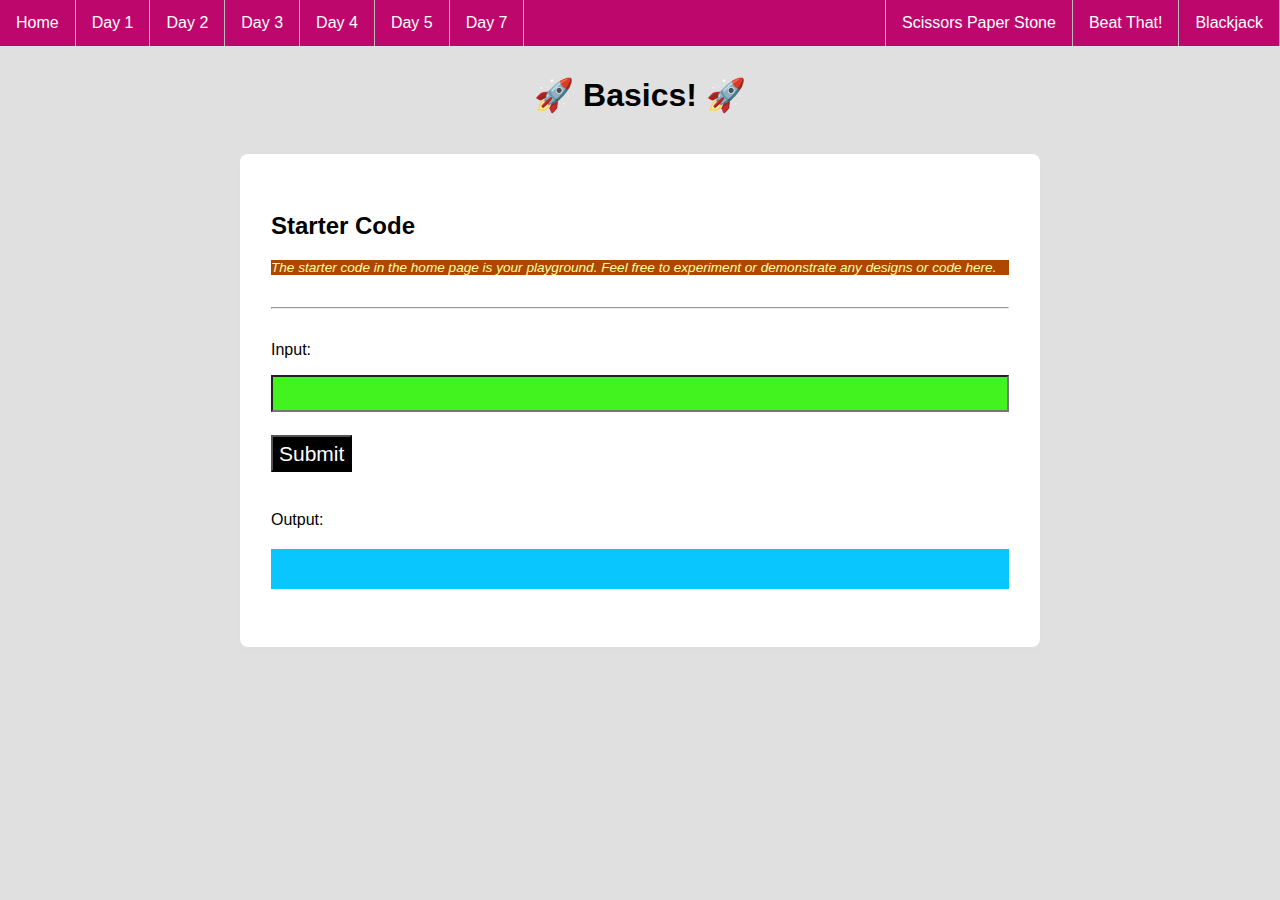
<file: index.html>
<!--  All HTML files begin with the following line: -->
<!DOCTYPE html>
<!-- This indicates that the rest of the lines that follow are to be interpreted as HTML. It tells the browser about what document type to expect. -->

<!-- All text enclosed in angled brackets are known as HTML element tags. There are usually, but not always, starting and closing element "tags", each representing a HTML element.
The <html> element is known as the root element of a HTML page. All other elements are encased within it. -->
<html>
  <!-- The <head> element contains meta information about the HTML page, information that is not rendered or displayed by the browser -->
  <head>
    <!-- The meta tag defines meta information in the HTML document. In this case, we are defining the charset. UTF-8 allows us to use emojis in the CodeSandbox environment -->
    <meta charset="UTF-8" />
    <!-- The <title> element specifies a title for the HTML page (which is shown in the browser's title bar or in the page's tab) and is the default name given to a bookmark of a webpage. -->
    <title>Basics</title>
    <!-- The <link> element specifies a relationship between this HTML page and an external resource, namely the styles.css file here. In this case, we are linking a stylesheet which is a CSS file containing information relating to the layout and style of the webpage. The syntax within the styles.css file is also referred to as CSS - Cascading Style Sheets. -->
    <link rel="stylesheet" href="styles.css" />
  </head>

  <!-- The <body> element defines the document's body, and is a container for all the visible contents that will be rendered by the browser.  -->
  <body>
    <!-- The <nav> tag semantically defines a set of navigation links. It doesn't have many properties different from a <div>, and exists purely for semantic naming. -->
    <nav>
      <!-- The <ul> tag represents an unordered list, where items in the list are rendered on a vertical bulleted list. While we are listing the days of the exercises on this navbar, we are positioning them horizontally without the bullets. This is done using CSS, and you can preview the syntax in styles.css (do a search for "nav ul"). -->
      <ul>
        <li>
          <!-- An <a> tag defines a hyperlink, linking one page to another. The page to link to will be added to the "href" property of the tag. -->
          <a href="index.html">Home</a>
        </li>
        <li>
          <!-- An <a> tag defines a hyperlink, linking one page to another. The page to link to will be added to the "href" property of the tag. -->
          <a href="day01-data-manipulation-and-functions/in-class/index.html"
            >Day 1</a
          >
        </li>
        <li>
          <a href="day02-if-statements-boolean-operators/in-class/index.html"
            >Day 2</a
          >
        </li>
        <li>
          <a href="day03-program-state/in-class/index.html">Day 3</a>
        </li>
        <li>
          <a href="day04-loops/in-class/index.html">Day 4</a>
        </li>
        <li>
          <a href="day05-mad-libs/in-class/index.html">Day 5</a>
        </li>
        <li>
          <a href="day07-moar-cards/in-class/index.html">Day 7</a>
        </li>
        <li class="project">
          <a href="project3-blackjack/index.html">Blackjack</a>
        </li>
        <li class="project">
          <a href="project2-beat-that/index.html">Beat That!</a>
        </li>
        <li class="project">
          <a href="project1-sps/index.html">Scissors Paper Stone</a>
        </li>
      </ul>
    </nav>
    <!-- The <h1> element defines a large heading. There are 6 pre-set header elements, <h1> to <h6> -->
    <h1 id="header">🚀 Basics! 🚀</h1>
    <!-- The <div> tag defines a division or a section in an HTML document, and is commonly use as a "container" for nested HTML elements. -->
    <div class="container">
      <h2>Starter Code</h2>
      <div class="instructions-text">
        <p>
          The starter code in the home page is your playground. Feel free to
          experiment or demonstrate any designs or code here.
        </p>
      </div>
      <!-- The <hr> tag represents a horizontal rule. It is used if you want to add line dividers across your page. -->
      <hr />
      <!-- The <p> tag defines a paragraph element. -->
      <p>Input:</p>
      <!-- The self-closing <input /> tag represents a field for a user to enter input. -->
      <input id="input-field" />
      <!-- The self-closing <br /> tag represents a line break - a line's worth of spacing before dispalying the next element. -->
      <br />
      <!-- The <button> tag represents.. you guessed it! a button. -->
      <button id="submit-button">Submit</button>
      <p>Output:</p>
      <div class="output-div" id="output-div"></div>
    </div>
    <!-- Everything below this is incorporating JavaScript programming logic into the webpage. -->
    <!-- The script tag encloses JavaScript syntax for the browser to interpret programtically -->
    <!-- The following line imports all code written in the script.js file -->
    <script src="script.js"></script>
    <!-- Define button click functionality -->
    <script>
      // Declare and define a variable that represents the Submit Button
      var button = document.querySelector("#submit-button");
      // When the submit button is clicked, access the text entered by the user in the input field
      // And pass it as an input parameter to the main function as defined in script.js
      button.addEventListener("click", function () {
        // Set result to input value
        var input = document.querySelector("#input-field");
        // Store the output of main() in a new variable
        var result = main(input.value);

        // Display result in output element
        var output = document.querySelector("#output-div");
        output.innerHTML = result;

        // Reset input value
        input.value = "";
      });
    </script>
  </body>
</html>
</file>
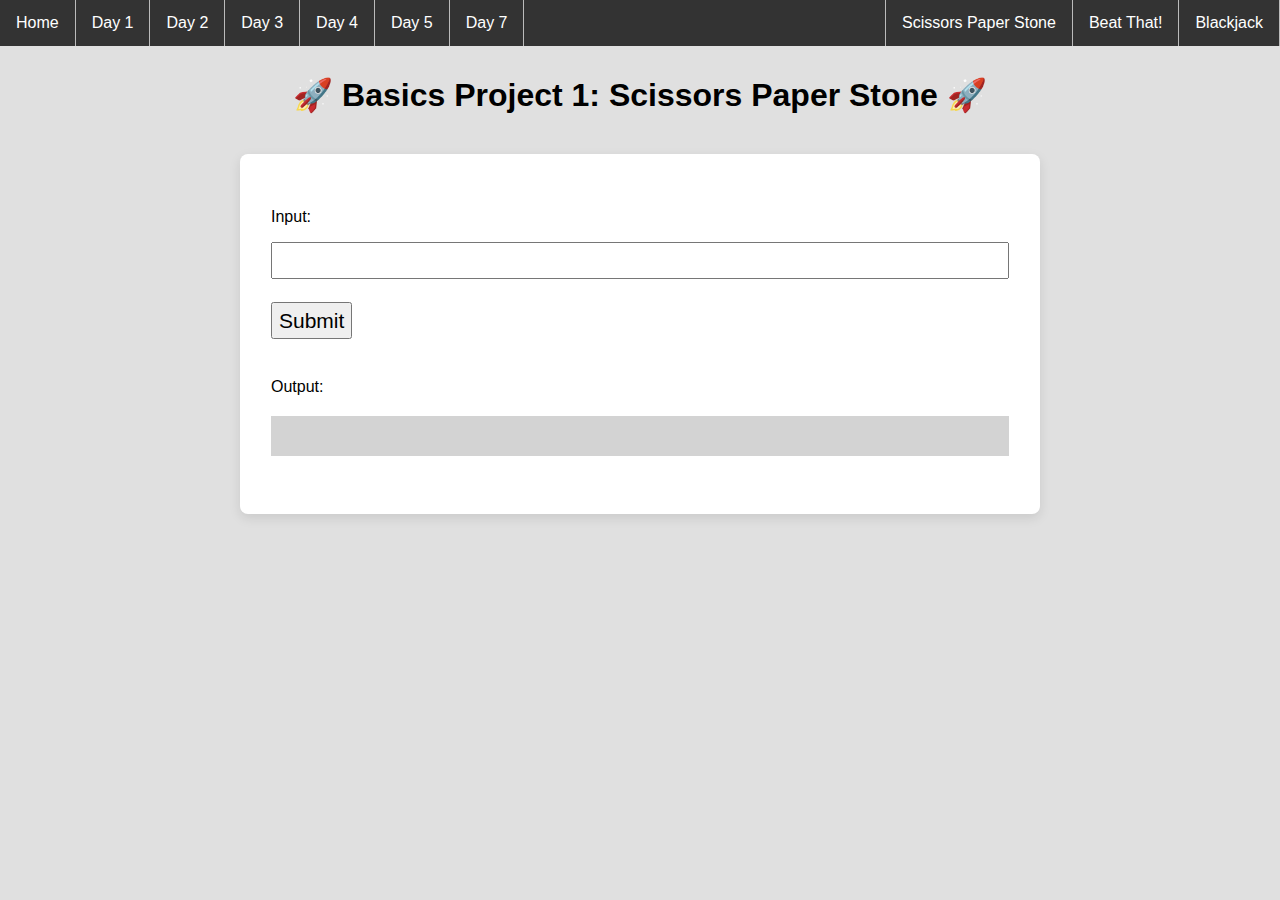
<file: project1-sps/index.html>
<!--  All HTML files begin with the following line: -->
<!DOCTYPE html>
<!-- This indicates that the rest of the lines that follow are to be interpreted as HTML. It tells the browser about what document type to expect. -->

<!-- All text enclosed in angled brackets are known as HTML element tags. There are usually, but not always, starting and closing element "tags", each representing a HTML element.
The <html> element is known as the root element of a HTML page. All other elements are encased within it. -->
<html>
  <!-- The <head> element contains meta information about the HTML page, information that is not rendered or displayed by the browser -->
  <head>
    <!-- The meta tag defines meta information in the HTML document. In this case, we are defining the charset. UTF-8 allows us to use emojis in the CodeSandbox environment -->
    <meta charset="UTF-8" />
    <!-- The <title> element specifies a title for the HTML page (which is shown in the browser's title bar or in the page's tab) and is the default name given to a bookmark of a webpage. -->
    <title>Basics</title>
    <!-- The <link> element specifies a relationship between this HTML page and an external resource, namely the styles.css file here. In this case, we are linking a stylesheet which is a CSS file containing information relating to the layout and style of the webpage. The syntax within the styles.css file is also referred to as CSS - Cascading Style Sheets. -->
    <link rel="stylesheet" href="styles.css" />
  </head>

  <!-- The <body> element defines the document's body, and is a container for all the visible contents that will be rendered by the browser.  -->
  <body>
    <!-- The <nav> tag semantically defines a set of navigation links. It doesn't have many properties different from a <div>, and exists purely for semantic naming. -->
    <nav>
      <!-- The <ul> tag represents an unordered list, where items in the list are rendered on a vertical bulleted list. While we are listing the days of the exercises on this navbar, we are positioning them horizontally without the bullets. This is done using CSS, and you can preview the syntax in styles.css (do a search for "nav ul"). -->
      <ul>
        <li>
          <!-- An <a> tag defines a hyperlink, linking one page to another. The page to link to will be added to the "href" property of the tag. -->
          <a href="../index.html">Home</a>
        </li>
        <li>
          <!-- An <a> tag defines a hyperlink, linking one page to another. The page to link to will be added to the "href" property of the tag. -->
          <a href="../day01-data-manipulation-and-functions/in-class/index.html"
            >Day 1</a
          >
        </li>
        <li>
          <a href="../day02-if-statements-boolean-operators/in-class/index.html"
            >Day 2</a
          >
        </li>
        <li>
          <a href="../day03-program-state/in-class/index.html">Day 3</a>
        </li>
        <li>
          <a href="../day04-loops/in-class/index.html">Day 4</a>
        </li>
        <li>
          <a href="../day05-mad-libs/in-class/index.html">Day 5</a>
        </li>
        <li>
          <a href="../day07-moar-cards/in-class/index.html">Day 7</a>
        </li>
        <li class="project">
          <a href="../project3-blackjack/index.html">Blackjack</a>
        </li>
        <li class="project">
          <a href="../project2-beat-that/index.html">Beat That!</a>
        </li>
        <li class="project">
          <a href="../project1-sps/index.html">Scissors Paper Stone</a>
        </li>
      </ul>
    </nav>
    <!-- The <h1> element defines a large heading. There are 6 pre-set header elements, <h1> to <h6> -->
    <h1 id="header">🚀 Basics Project 1: Scissors Paper Stone 🚀</h1>
    <!-- The <div> tag defines a division or a section in an HTML document, and is commonly use as a "container" for nested HTML elements. -->
    <div class="container">
      <!-- The <p> tag defines a paragraph element. -->
      <p>Input:</p>
      <!-- The self-closing <input /> tag represents a field for a user to enter input. -->
      <input id="input-field" />
      <!-- The self-closing <br /> tag represents a line break - a line's worth of spacing before dispalying the next element. -->
      <br />
      <!-- The <button> tag represents.. you guessed it! a button. -->
      <button id="submit-button">Submit</button>
      <p>Output:</p>
      <div class="output-div" id="output-div"></div>
    </div>
    <!-- Everything below this is incorporating JavaScript programming logic into the webpage. -->
    <!-- The script tag encloses JavaScript syntax for the browser to interpret programtically -->
    <!-- The following line imports all code written in the script.js file -->
    <script src="script.js"></script>
    <!-- Define button click functionality -->
    <script>
      // Declare and define a variable that represents the Submit Button
      var button = document.querySelector("#submit-button");
      // When the submit button is clicked, access the text entered by the user in the input field
      // And pass it as an input parameter to the main function as defined in script.js
      button.addEventListener("click", function () {
        // Set result to input value
        var input = document.querySelector("#input-field");
        // Store the output of main() in a new variable
        var result = main(input.value);

        // Display result in output element
        var output = document.querySelector("#output-div");
        output.innerHTML = result;

        // Reset input value
        input.value = "";
      });
    </script>
  </body>
</html>
</file>
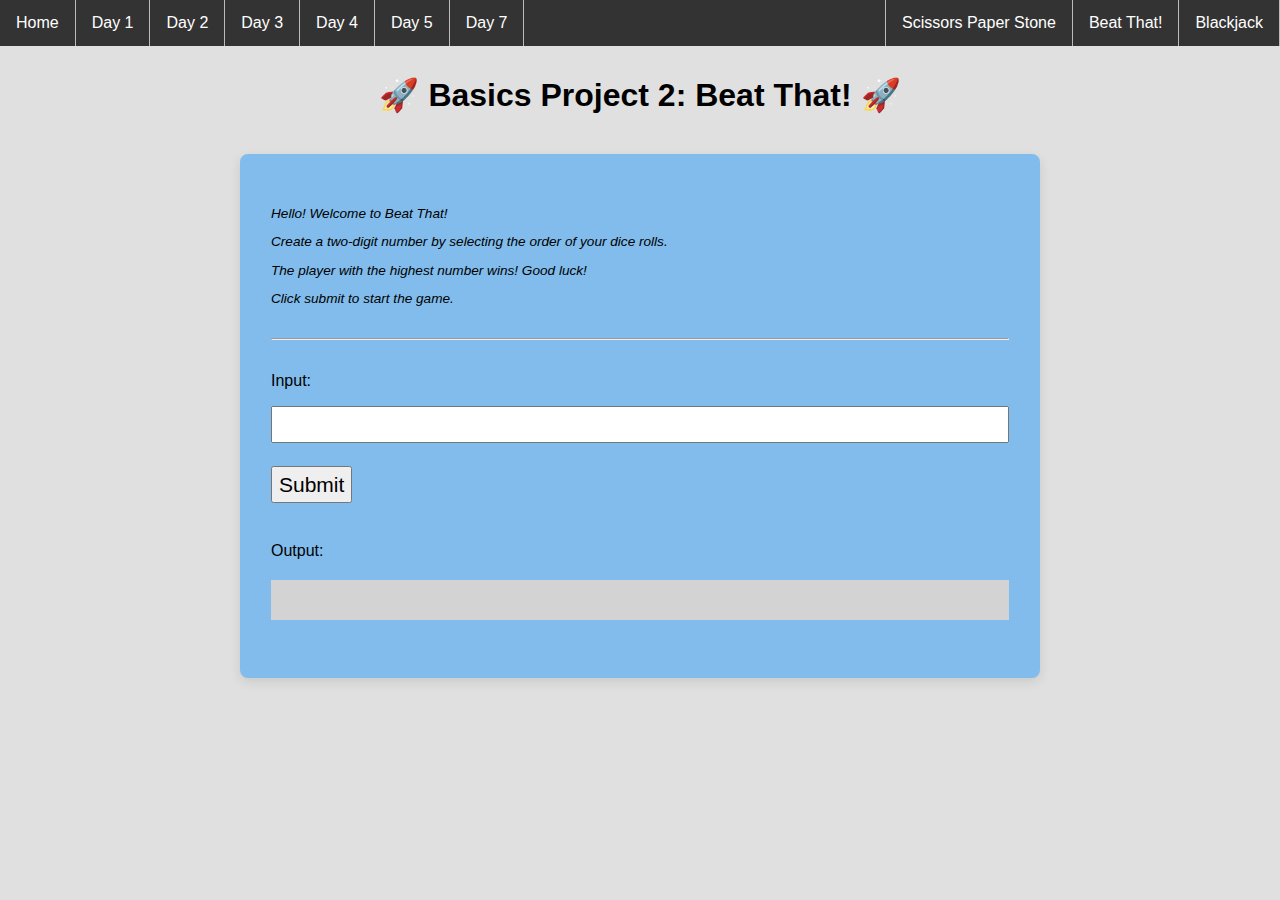
<file: project2-beat-that/index.html>
<!--  All HTML files begin with the following line: -->
<!DOCTYPE html>
<!-- This indicates that the rest of the lines that follow are to be interpreted as HTML. It tells the browser about what document type to expect. -->

<!-- All text enclosed in angled brackets are known as HTML element tags. There are usually, but not always, starting and closing element "tags", each representing a HTML element.
The <html> element is known as the root element of a HTML page. All other elements are encased within it. -->
<html>
  <!-- The <head> element contains meta information about the HTML page, information that is not rendered or displayed by the browser -->
  <head>
    <!-- The meta tag defines meta information in the HTML document. In this case, we are defining the charset. UTF-8 allows us to use emojis in the CodeSandbox environment -->
    <meta charset="UTF-8" />
    <!-- The <title> element specifies a title for the HTML page (which is shown in the browser's title bar or in the page's tab) and is the default name given to a bookmark of a webpage. -->
    <title>Basics</title>
    <!-- The <link> element specifies a relationship between this HTML page and an external resource, namely the styles.css file here. In this case, we are linking a stylesheet which is a CSS file containing information relating to the layout and style of the webpage. The syntax within the styles.css file is also referred to as CSS - Cascading Style Sheets. -->
    <link rel="stylesheet" href="styles.css" />
  </head>

  <!-- The <body> element defines the document's body, and is a container for all the visible contents that will be rendered by the browser.  -->
  <body>
    <!-- The <nav> tag semantically defines a set of navigation links. It doesn't have many properties different from a <div>, and exists purely for semantic naming. -->
    <nav>
      <!-- The <ul> tag represents an unordered list, where items in the list are rendered on a vertical bulleted list. While we are listing the days of the exercises on this navbar, we are positioning them horizontally without the bullets. This is done using CSS, and you can preview the syntax in styles.css (do a search for "nav ul"). -->
      <ul>
        <li>
          <!-- An <a> tag defines a hyperlink, linking one page to another. The page to link to will be added to the "href" property of the tag. -->
          <a href="../index.html">Home</a>
        </li>
        <li>
          <!-- An <a> tag defines a hyperlink, linking one page to another. The page to link to will be added to the "href" property of the tag. -->
          <a href="../day01-data-manipulation-and-functions/in-class/index.html"
            >Day 1</a
          >
        </li>
        <li>
          <a href="../day02-if-statements-boolean-operators/in-class/index.html"
            >Day 2</a
          >
        </li>
        <li>
          <a href="../day03-program-state/in-class/index.html">Day 3</a>
        </li>
        <li>
          <a href="../day04-loops/in-class/index.html">Day 4</a>
        </li>
        <li>
          <a href="../day05-mad-libs/in-class/index.html">Day 5</a>
        </li>
        <li>
          <a href="../day07-moar-cards/in-class/index.html">Day 7</a>
        </li>
        <li class="project">
          <a href="../project3-blackjack/index.html">Blackjack</a>
        </li>
        <li class="project">
          <a href="../project2-beat-that/index.html">Beat That!</a>
        </li>
        <li class="project">
          <a href="../project1-sps/index.html">Scissors Paper Stone</a>
        </li>
      </ul>
    </nav>
    <!-- The <h1> element defines a large heading. There are 6 pre-set header elements, <h1> to <h6> -->
    <h1 id="header">🚀 Basics Project 2: Beat That! 🚀</h1>
    <!-- The <div> tag defines a division or a section in an HTML document, and is commonly use as a "container" for nested HTML elements. -->
    <div class="container">
      <div class="instructions-text">
        <p>Hello! Welcome to Beat That!</p>
        <p>
          Create a two-digit number by selecting the order of your dice rolls.
        </p>
        <p>The player with the highest number wins! Good luck!</p>
        <p>Click submit to start the game.</p>
      </div>
      <!-- The <hr> tag represents a horizontal rule. It is used if you want to add line dividers across your page. -->
      <hr />
      <!-- The <p> tag defines a paragraph element. -->
      <p>Input:</p>
      <!-- The self-closing <input /> tag represents a field for a user to enter input. -->
      <input id="input-field" />
      <!-- The self-closing <br /> tag represents a line break - a line's worth of spacing before dispalying the next element. -->
      <br />
      <!-- The <button> tag represents.. you guessed it! a button. -->
      <button id="submit-button">Submit</button>
      <p>Output:</p>
      <div class="output-div" id="output-div"></div>
    </div>
    <!-- Everything below this is incorporating JavaScript programming logic into the webpage. -->
    <!-- The script tag encloses JavaScript syntax for the browser to interpret programtically -->
    <!-- The following line imports all code written in the script.js file -->
    <script src="script.js"></script>
    <!-- Define button click functionality -->
    <script>
      // Declare and define a variable that represents the Submit Button
      var button = document.querySelector("#submit-button");
      // When the submit button is clicked, access the text entered by the user in the input field
      // And pass it as an input parameter to the main function as defined in script.js
      button.addEventListener("click", function () {
        // Set result to input value
        var input = document.querySelector("#input-field");
        // Store the output of main() in a new variable
        var result = main(input.value);

        // Display result in output element
        var output = document.querySelector("#output-div");
        output.innerHTML = result;

        // Reset input value
        input.value = "";
      });
    </script>
  </body>
</html>
</file>
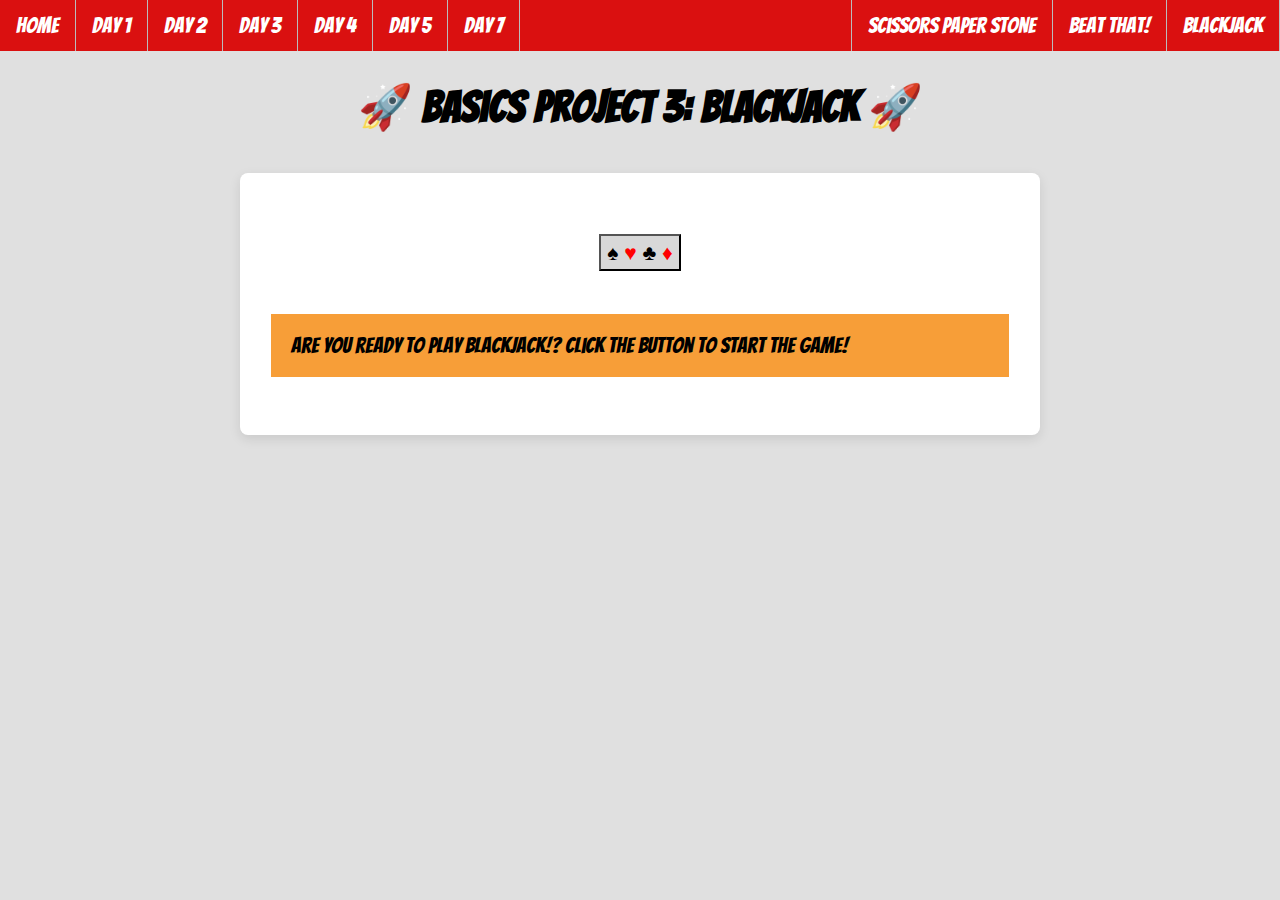
<file: project3-blackjack/index.html>
<!--  All HTML files begin with the following line: -->
<!DOCTYPE html>
<!-- This indicates that the rest of the lines that follow are to be interpreted as HTML. It tells the browser about what document type to expect. -->

<!-- All text enclosed in angled brackets are known as HTML element tags. There are usually, but not always, starting and closing element "tags", each representing a HTML element.
The <html> element is known as the root element of a HTML page. All other elements are encased within it. -->
<html>
  <!-- The <head> element contains meta information about the HTML page, information that is not rendered or displayed by the browser -->
  <head>
    <!-- The meta tag defines meta information in the HTML document. In this case, we are defining the charset. UTF-8 allows us to use emojis in the CodeSandbox environment -->
    <meta charset="UTF-8" />
    <!-- The <title> element specifies a title for the HTML page (which is shown in the browser's title bar or in the page's tab) and is the default name given to a bookmark of a webpage. -->
    <title>Basics</title>
    <!-- The <link> element specifies a relationship between this HTML page and an external resource, namely the styles.css file here. In this case, we are linking a stylesheet which is a CSS file containing information relating to the layout and style of the webpage. The syntax within the styles.css file is also referred to as CSS - Cascading Style Sheets. -->
    <link rel="stylesheet" href="styles.css" />
    <link
      href="https://fonts.googleapis.com/css?family=Bangers"
      rel="stylesheet"
    />
  </head>

  <!-- The <body> element defines the document's body, and is a container for all the visible contents that will be rendered by the browser.  -->
  <body>
    <!-- The <nav> tag semantically defines a set of navigation links. It doesn't have many properties different from a <div>, and exists purely for semantic naming. -->
    <nav>
      <!-- The <ul> tag represents an unordered list, where items in the list are rendered on a vertical bulleted list. While we are listing the days of the exercises on this navbar, we are positioning them horizontally without the bullets. This is done using CSS, and you can preview the syntax in styles.css (do a search for "nav ul"). -->
      <ul>
        <li>
          <!-- An <a> tag defines a hyperlink, linking one page to another. The page to link to will be added to the "href" property of the tag. -->
          <a href="../index.html">Home</a>
        </li>
        <li>
          <!-- An <a> tag defines a hyperlink, linking one page to another. The page to link to will be added to the "href" property of the tag. -->
          <a href="../day01-data-manipulation-and-functions/in-class/index.html"
            >Day 1</a
          >
        </li>
        <li>
          <a href="../day02-if-statements-boolean-operators/in-class/index.html"
            >Day 2</a
          >
        </li>
        <li>
          <a href="../day03-program-state/in-class/index.html">Day 3</a>
        </li>
        <li>
          <a href="../day04-loops/in-class/index.html">Day 4</a>
        </li>
        <li>
          <a href="../day05-mad-libs/in-class/index.html">Day 5</a>
        </li>
        <li>
          <a href="../day07-moar-cards/in-class/index.html">Day 7</a>
        </li>
        <li class="project">
          <a href="../project3-blackjack/index.html">Blackjack</a>
        </li>
        <li class="project">
          <a href="../project2-beat-that/index.html">Beat That!</a>
        </li>
        <li class="project">
          <a href="../project1-sps/index.html">Scissors Paper Stone</a>
        </li>
      </ul>
    </nav>
    <!-- The <h1> element defines a large heading. There are 6 pre-set header elements, <h1> to <h6> -->
    <h1 id="header">🚀 Basics Project 3: Blackjack 🚀</h1>
    <!-- The <div> tag defines a division or a section in an HTML document, and is commonly use as a "container" for nested HTML elements. -->
    <div class="container">
      <!-- The <p> tag defines a paragraph element. -->
      <!--<p>Input:</p>-->
      <!-- The self-closing <input /> tag represents a field for a user to enter input. -->
      <!--<input id="input-field" />-->
      <!-- The self-closing <br /> tag represents a line break - a line's worth of spacing before dispalying the next element. -->
      <br />
      <!-- The <button> tag represents.. you guessed it! a button. -->
      <div class="flex-parent jc-center">
        <button id="submit-button">
          ♠ <span style="color: red;">♥</span> ♣
          <span style="color: red;">♦</span>
        </button>
        <button id="hit-button" style="display: none;" class="margin-right">
          HIT
        </button>
        <button id="stand-button" style="display: none;">
          STAND
        </button>
      </div>
      <!-- <p>Output:</p>-->
      <div class="output-div" id="output-div">
        Are you ready to play Blackjack!? Click the button to start the game!
      </div>
    </div>
    <!-- Everything below this is incorporating JavaScript programming logic into the webpage. -->
    <!-- The script tag encloses JavaScript syntax for the browser to interpret programtically -->
    <!-- The following line imports all code written in the script.js file -->
    <script src="script.js"></script>
    <!-- Define button click functionality -->
    <script>
      // Declare and define a variable that represents the Submit Button

      // When the ♠ ♥ ♣ ♦ button is clicked, run the main function
      button.addEventListener("click", function () {
        // Set result to input value
        //var input = document.querySelector("#input-field");
        // Store the output of main() in a new variable
        //var result = main(input.value);
        var result = main();

        // Display result in output element
        var output = document.querySelector("#output-div");
        output.innerHTML = result;

        // Reset input value
        input.value = "";
      });

      //when the HIT button is clicked, run the hitButtonActivated function
      hitButton.addEventListener("click", function () {
        // run hit function
        var result = hitButtonActivated();

        // Display result in output element
        var output = document.querySelector("#output-div");
        output.innerHTML = result;
      });

      //when the STAND button is clicked, run the standButtonActivated function
      standButton.addEventListener("click", function () {
        // run hit function
        var result = standButtonActivated();

        // Display result in output element
        var output = document.querySelector("#output-div");
        output.innerHTML = result;
        //hide HIT and STAND buttons, show ♠ ♥ ♣ ♦ button
        hitButton.style.display = "none";
        standButton.style.display = "none";
        button.style.display = "block";
      });
    </script>
  </body>
</html>
</file>
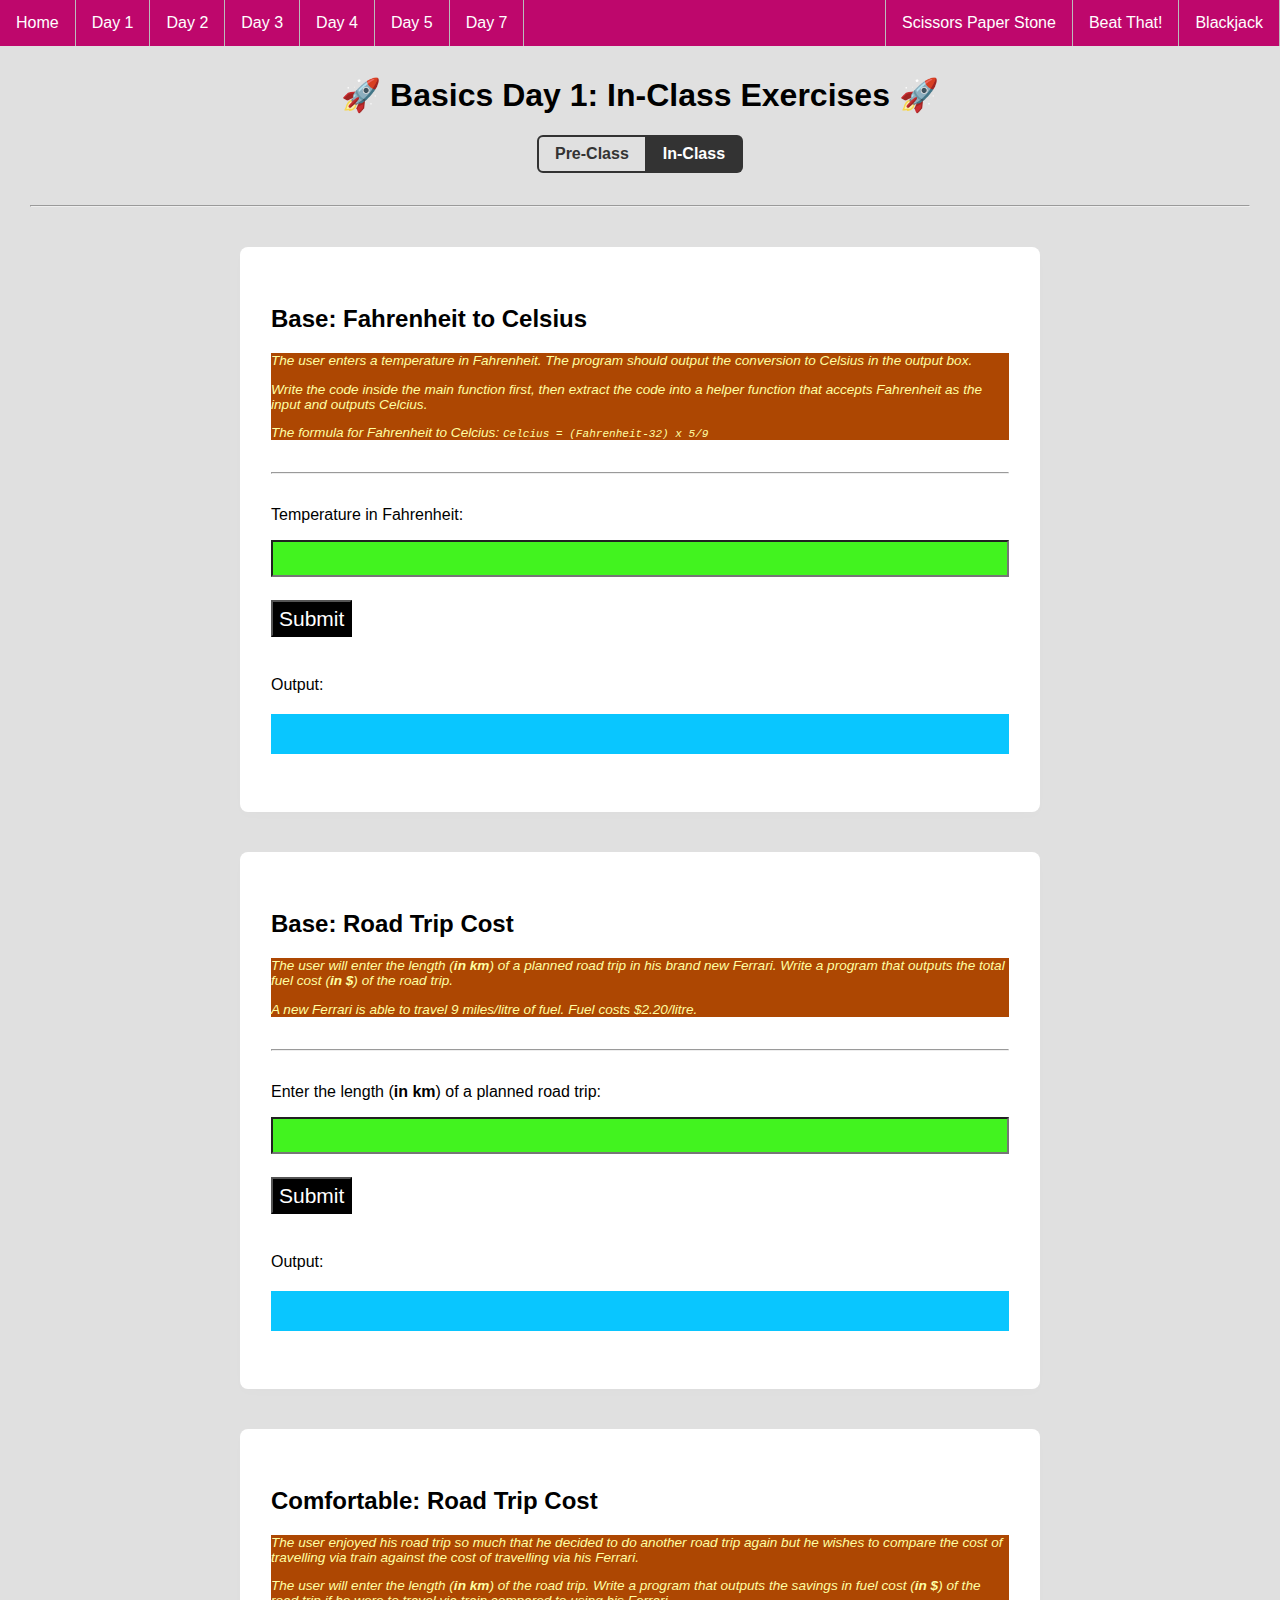
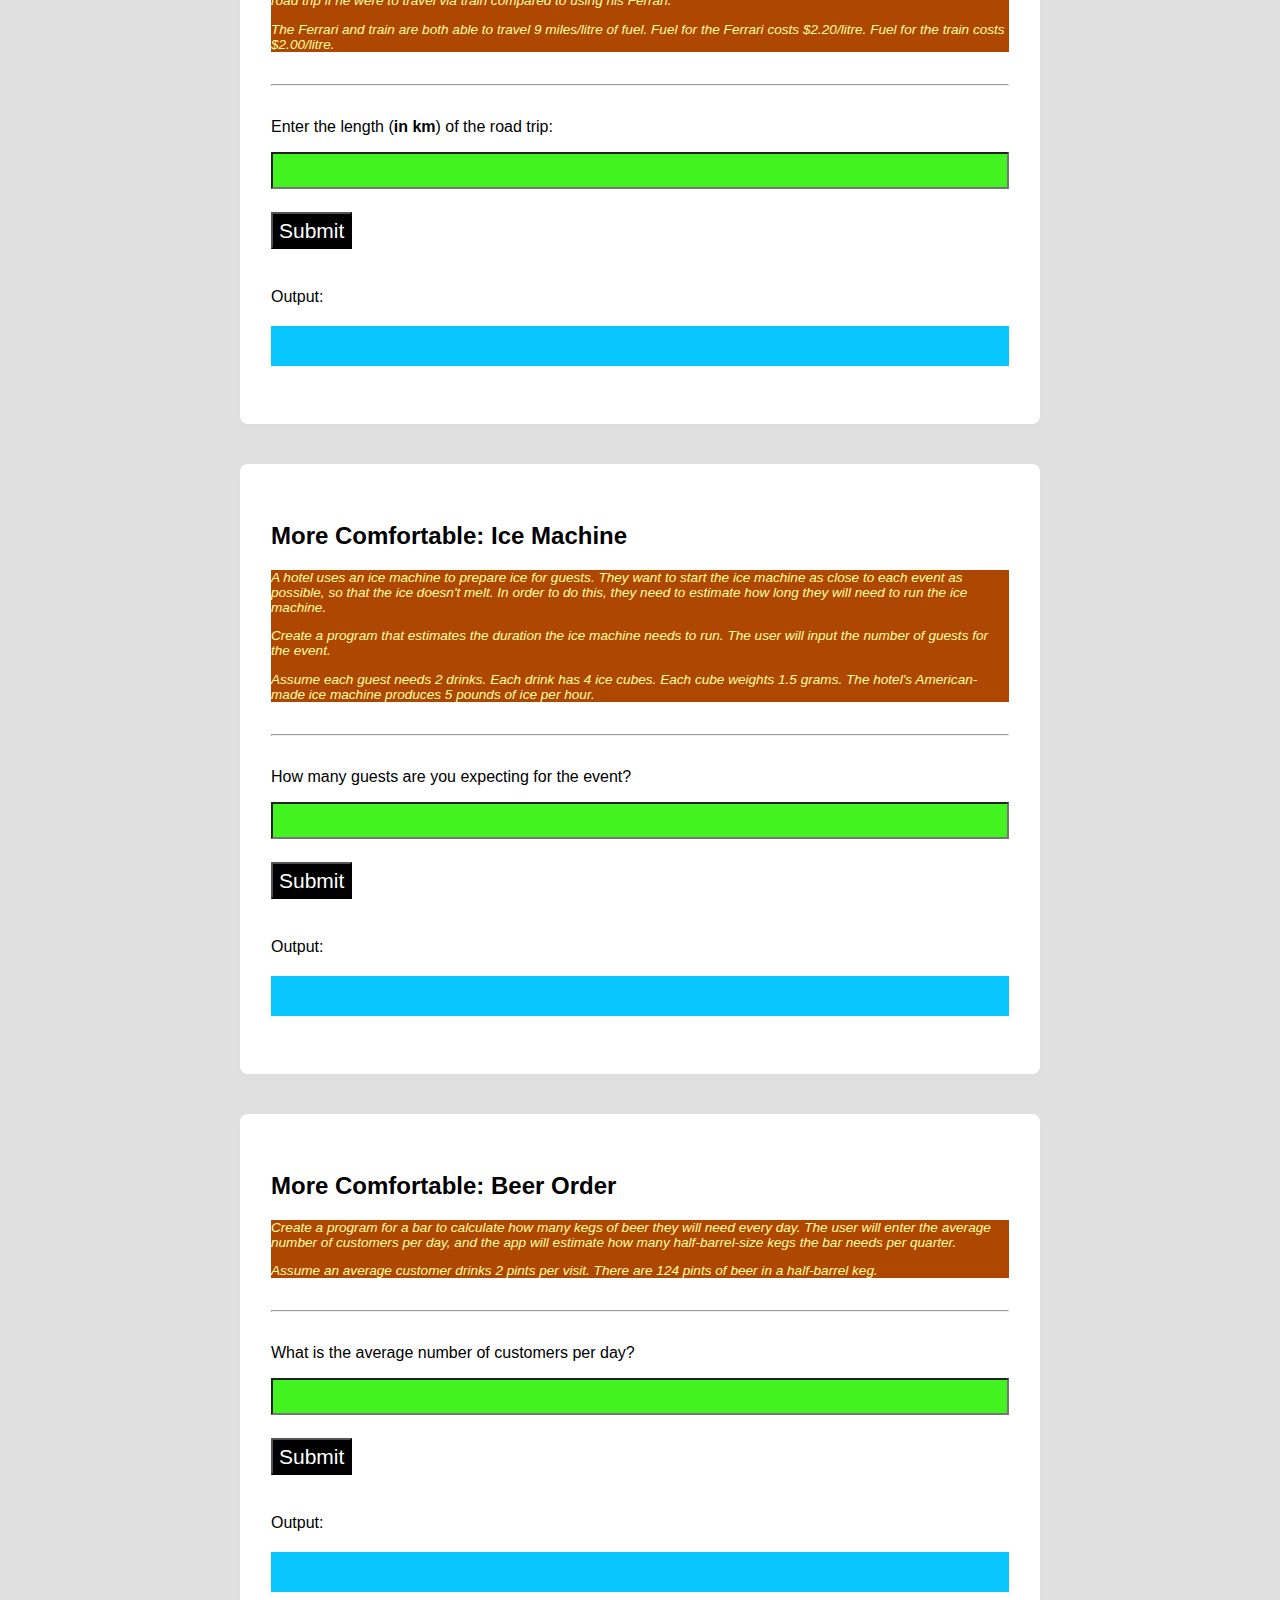
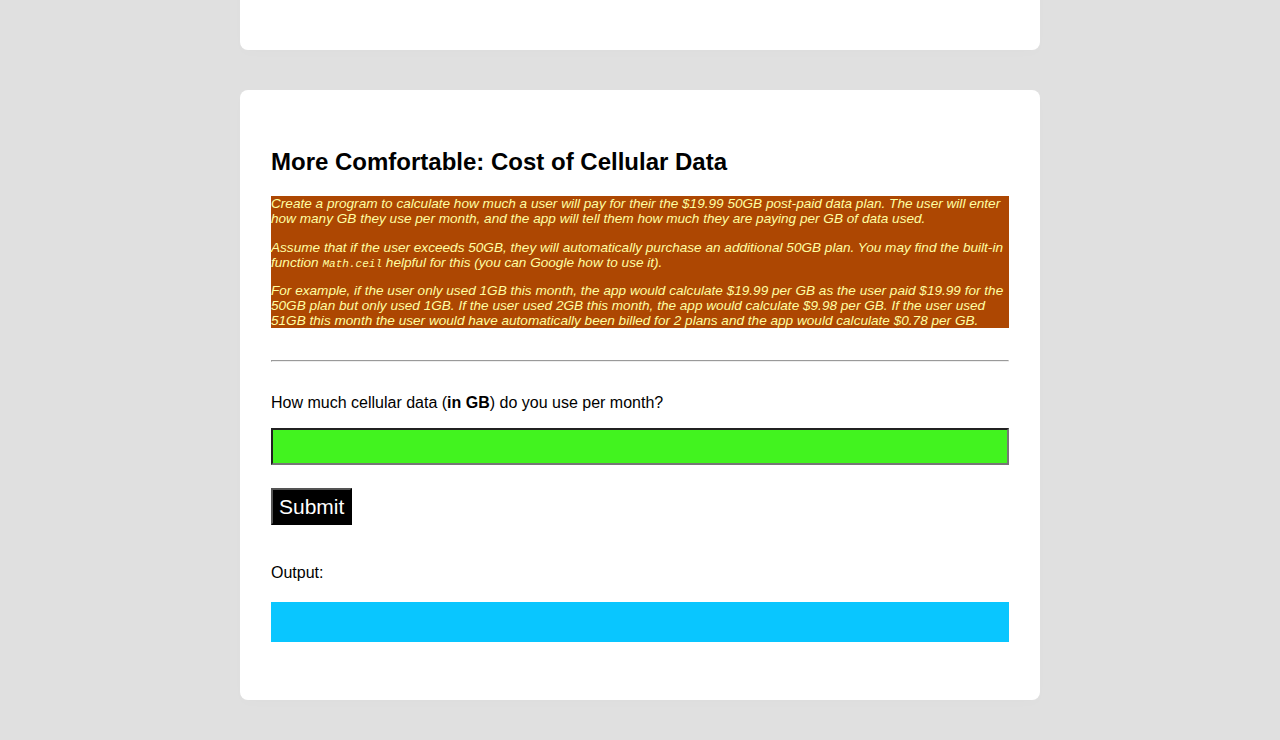
<file: day01-data-manipulation-and-functions/in-class/index.html>
<!--  All HTML files begin with the following line: -->
<!DOCTYPE html>
<!-- This indicates that the rest of the lines that follow are to be interpreted as HTML. It tells the browser about what document type to expect. -->

<!-- All text enclosed in angled brackets are known as HTML element tags. There are usually, but not always, starting and closing element "tags", each representing a HTML element.
The <html> element is known as the root element of a HTML page. All other elements are encased within it. -->
<html>
  <!-- The <head> element contains meta information about the HTML page, information that is not rendered or displayed by the browser -->
  <head>
    <!-- The meta tag defines meta information in the HTML document. In this case, we are defining the charset. UTF-8 allows us to use emojis in the CodeSandbox environment -->
    <meta charset="UTF-8" />
    <!-- The <title> element specifies a title for the HTML page (which is shown in the browser's title bar or in the page's tab) and is the default name given to a bookmark of a webpage. -->
    <title>Basics</title>
    <!-- The <link> element specifies a relationship between this HTML page and an external resource, namely the styles.css file here. For the syntax '../../' in '../../styles.css', we are referring to the styles.css file (in the main directory) found 2 folders above the current one. In this case, we are linking a stylesheet which is a CSS file containing information relating to the layout and style of the webpage. The syntax within the styles.css file is also referred to as CSS - Cascading Style Sheets. -->
    <link rel="stylesheet" href="../../styles.css" />
  </head>

  <!-- The <body> element defines the document's body, and is a container for all the visible contents that will be rendered by the browser.  -->
  <body>
    <!-- The <nav> tag semantically defines a set of navigation links. It doesn't have many properties different from a <div>, and exists purely for semantic naming. -->
    <nav>
      <!-- The <ul> tag represents an unordered list, where items in the list are rendered on a vertical bulleted list. While we are listing the days of the exercises on this navbar, we are positioning them horizontally without the bullets. This is done using CSS, and you can preview the syntax in styles.css (do a search for "nav ul"). -->
      <ul>
        <li>
          <!-- An <a> tag defines a hyperlink, linking one page to another. The page to link to will be added to the "href" property of the tag. -->
          <a href="../../index.html">Home</a>
        </li>
        <li>
          <!-- An <a> tag defines a hyperlink, linking one page to another. The page to link to will be added to the "href" property of the tag. -->
          <a
            href="../../day01-data-manipulation-and-functions/in-class/index.html"
            >Day 1</a
          >
        </li>
        <li>
          <a
            href="../../day02-if-statements-boolean-operators/in-class/index.html"
            >Day 2</a
          >
        </li>
        <li>
          <a href="../../day03-program-state/in-class/index.html">Day 3</a>
        </li>
        <li>
          <a href="../../day04-loops/in-class/index.html">Day 4</a>
        </li>
        <li>
          <a href="../../day05-mad-libs/in-class/index.html">Day 5</a>
        </li>
        <li>
          <a href="../../day07-moar-cards/in-class/index.html">Day 7</a>
        </li>
        <li class="project">
          <a href="../../project3-blackjack/index.html">Blackjack</a>
        </li>
        <li class="project">
          <a href="../../project2-beat-that/index.html">Beat That!</a>
        </li>
        <li class="project">
          <a href="../../project1-sps/index.html">Scissors Paper Stone</a>
        </li>
      </ul>
    </nav>
    <!-- The <h1> element defines a large heading. There are 6 pre-set header elements, <h1> to <h6> -->
    <h1 id="header">🚀 Basics Day 1: In-Class Exercises 🚀</h1>
    <div class="flex justify-content-center">
      <div class="button-group">
        <a href="../pre-class/index.html" class="button-group-button"
          >Pre-Class</a
        >
        <a href="../in-class/index.html" class="active button-group-button"
          >In-Class</a
        >
      </div>
    </div>
    <!-- The <hr> tag represents a horizontal rule. It is used if you want to add line dividers across your page. -->
    <hr />
    <!-- The <div> tag defines a division or a section in an HTML document, and is commonly use as a "container" for nested HTML elements. -->
    <div class="container">
      <h2>Base: Fahrenheit to Celsius</h2>
      <div class="instructions-text">
        <p>
          The user enters a temperature in Fahrenheit. The program should output
          the conversion to Celsius in the output box.
        </p>
        <p>
          Write the code inside the main function first, then extract the code
          into a helper function that accepts Fahrenheit as the input and
          outputs Celcius.
        </p>
        <p>
          The formula for Fahrenheit to Celcius:
          <code>Celcius = (Fahrenheit-32) x 5/9</code>
        </p>
      </div>
      <!-- The <hr> tag represents a horizontal rule. It is used if you want to add line dividers across your page. -->
      <hr />
      <!-- The <p> tag defines a paragraph element. -->
      <p>Temperature in Fahrenheit:</p>
      <!-- The self-closing <input /> tag represents a field for a user to enter input. -->
      <input id="fahrenheit-to-celsius-input-field" />
      <!-- The self-closing <br /> tag represents a line break - a line's worth of spacing before dispalying the next element. -->
      <br />
      <!-- The <button> tag represents.. you guessed it! a button. -->
      <button id="fahrenheit-to-celsius-submit-button">Submit</button>
      <p>Output:</p>
      <div class="output-div" id="fahrenheit-to-celsius-output-div"></div>
    </div>
    <!-- The <div> tag defines a division or a section in an HTML document, and is commonly use as a "container" for nested HTML elements. -->
    <div class="container">
      <h2>Base: Road Trip Cost</h2>
      <div class="instructions-text">
        <p>
          The user will enter the length (<strong>in km</strong>) of a planned
          road trip in his brand new Ferrari. Write a program that outputs the
          total fuel cost (<strong>in $</strong>) of the road trip.
        </p>
        <p>
          A new Ferrari is able to travel 9 miles/litre of fuel. Fuel costs
          $2.20/litre.
        </p>
      </div>
      <!-- The <hr> tag represents a horizontal rule. It is used if you want to add line dividers across your page. -->
      <hr />
      <!-- The <p> tag defines a paragraph element. -->
      <p>Enter the length (<strong>in km</strong>) of a planned road trip:</p>
      <!-- The self-closing <input /> tag represents a field for a user to enter input. -->
      <input id="road-trip-cost-base-input-field" />
      <!-- The self-closing <br /> tag represents a line break - a line's worth of spacing before dispalying the next element. -->
      <br />
      <!-- The <button> tag represents.. you guessed it! a button. -->
      <button id="road-trip-cost-base-submit-button">Submit</button>
      <p>Output:</p>
      <div class="output-div" id="road-trip-cost-base-output-div"></div>
    </div>
    <!-- The <div> tag defines a division or a section in an HTML document, and is commonly use as a "container" for nested HTML elements. -->
    <div class="container">
      <h2>Comfortable: Road Trip Cost</h2>
      <div class="instructions-text">
        <p>
          The user enjoyed his road trip so much that he decided to do another
          road trip again but he wishes to compare the cost of travelling via
          train against the cost of travelling via his Ferrari.
        </p>
        <p>
          The user will enter the length (<strong>in km</strong>) of the road
          trip. Write a program that outputs the savings in fuel cost (<strong
            >in $</strong
          >) of the road trip if he were to travel via train compared to using
          his Ferrari.
        </p>
        <p>
          The Ferrari and train are both able to travel 9 miles/litre of fuel.
          Fuel for the Ferrari costs $2.20/litre. Fuel for the train costs
          $2.00/litre.
        </p>
      </div>
      <!-- The <hr> tag represents a horizontal rule. It is used if you want to add line dividers across your page. -->
      <hr />
      <!-- The <p> tag defines a paragraph element. -->
      <p>Enter the length (<strong>in km</strong>) of the road trip:</p>
      <!-- The self-closing <input /> tag represents a field for a user to enter input. -->
      <input id="road-trip-cost-comfortable-input-field" />
      <!-- The self-closing <br /> tag represents a line break - a line's worth of spacing before dispalying the next element. -->
      <br />
      <!-- The <button> tag represents.. you guessed it! a button. -->
      <button id="road-trip-cost-comfortable-submit-button">Submit</button>
      <p>Output:</p>
      <div class="output-div" id="road-trip-cost-comfortable-output-div"></div>
    </div>
    <!-- The <div> tag defines a division or a section in an HTML document, and is commonly use as a "container" for nested HTML elements. -->
    <div class="container">
      <h2>More Comfortable: Ice Machine</h2>
      <div class="instructions-text">
        <p>
          A hotel uses an ice machine to prepare ice for guests. They want to
          start the ice machine as close to each event as possible, so that the
          ice doesn't melt. In order to do this, they need to estimate how long
          they will need to run the ice machine.
        </p>
        <p>
          Create a program that estimates the duration the ice machine needs to
          run. The user will input the number of guests for the event.
        </p>
        <p>
          Assume each guest needs 2 drinks. Each drink has 4 ice cubes. Each
          cube weights 1.5 grams. The hotel's American-made ice machine produces
          5 pounds of ice per hour.
        </p>
      </div>
      <!-- The <hr> tag represents a horizontal rule. It is used if you want to add line dividers across your page. -->
      <hr />
      <!-- The <p> tag defines a paragraph element. -->
      <p>How many guests are you expecting for the event?</p>
      <!-- The self-closing <input /> tag represents a field for a user to enter input. -->
      <input id="ice-machine-input-field" />
      <!-- The self-closing <br /> tag represents a line break - a line's worth of spacing before dispalying the next element. -->
      <br />
      <!-- The <button> tag represents.. you guessed it! a button. -->
      <button id="ice-machine-submit-button">Submit</button>
      <p>Output:</p>
      <div class="output-div" id="ice-machine-output-div"></div>
    </div>
    <!-- The <div> tag defines a division or a section in an HTML document, and is commonly use as a "container" for nested HTML elements. -->
    <div class="container">
      <h2>More Comfortable: Beer Order</h2>
      <div class="instructions-text">
        <p>
          Create a program for a bar to calculate how many kegs of beer they
          will need every day. The user will enter the average number of
          customers per day, and the app will estimate how many half-barrel-size
          kegs the bar needs per quarter.
        </p>
        <p>
          Assume an average customer drinks 2 pints per visit. There are 124
          pints of beer in a half-barrel keg.
        </p>
      </div>
      <!-- The <hr> tag represents a horizontal rule. It is used if you want to add line dividers across your page. -->
      <hr />
      <!-- The <p> tag defines a paragraph element. -->
      <p>What is the average number of customers per day?</p>
      <!-- The self-closing <input /> tag represents a field for a user to enter input. -->
      <input id="beer-order-input-field" />
      <!-- The self-closing <br /> tag represents a line break - a line's worth of spacing before dispalying the next element. -->
      <br />
      <!-- The <button> tag represents.. you guessed it! a button. -->
      <button id="beer-order-submit-button">Submit</button>
      <p>Output:</p>
      <div class="output-div" id="beer-order-output-div"></div>
    </div>
    <!-- The <div> tag defines a division or a section in an HTML document, and is commonly use as a "container" for nested HTML elements. -->
    <div class="container">
      <h2>More Comfortable: Cost of Cellular Data</h2>
      <div class="instructions-text">
        <p>
          Create a program to calculate how much a user will pay for their the
          $19.99 50GB post-paid data plan. The user will enter how many GB they
          use per month, and the app will tell them how much they are paying per
          GB of data used.
        </p>
        <p>
          Assume that if the user exceeds 50GB, they will automatically purchase
          an additional 50GB plan. You may find the built-in function
          <code>Math.ceil</code> helpful for this (you can Google how to use
          it).
        </p>
        <p>
          For example, if the user only used 1GB this month, the app would
          calculate $19.99 per GB as the user paid $19.99 for the 50GB plan but
          only used 1GB. If the user used 2GB this month, the app would
          calculate $9.98 per GB. If the user used 51GB this month the user
          would have automatically been billed for 2 plans and the app would
          calculate $0.78 per GB.
        </p>
      </div>
      <!-- The <hr> tag represents a horizontal rule. It is used if you want to add line dividers across your page. -->
      <hr />
      <!-- The <p> tag defines a paragraph element. -->
      <p>
        How much cellular data (<strong>in GB</strong>) do you use per month?
      </p>
      <!-- The self-closing <input /> tag represents a field for a user to enter input. -->
      <input id="cellular-data-input-field" />
      <!-- The self-closing <br /> tag represents a line break - a line's worth of spacing before dispalying the next element. -->
      <br />
      <!-- The <button> tag represents.. you guessed it! a button. -->
      <button id="cellular-data-submit-button">Submit</button>
      <p>Output:</p>
      <div class="output-div" id="cellular-data-output-div"></div>
    </div>
    <!-- Everything below this is incorporating JavaScript programming logic into the webpage. -->
    <!-- The script tag encloses JavaScript syntax for the browser to interpret programtically -->
    <!-- The following line imports all code written in the script.js file -->
    <script src="script.js"></script>
    <!-- Define button click functionality -->
    <script>
      // Declare and define variables that represents the Submit Button for each exercise
      var fahrenheitToCelsiusButton = document.querySelector(
        "#fahrenheit-to-celsius-submit-button"
      );
      var roadTripCostBaseButton = document.querySelector(
        "#road-trip-cost-base-submit-button"
      );
      var roadTripCostComfortableButton = document.querySelector(
        "#road-trip-cost-comfortable-submit-button"
      );
      var iceMachineButton = document.querySelector(
        "#ice-machine-submit-button"
      );
      var beerOrderButton = document.querySelector("#beer-order-submit-button");
      var cellularDataButton = document.querySelector(
        "#cellular-data-submit-button"
      );

      // When the submit button is clicked, access the text entered by the user in the input field
      // And pass it as an input parameter to the main function as defined in script.js
      fahrenheitToCelsiusButton.addEventListener("click", function () {
        // Set result to input value
        var input = document.querySelector(
          "#fahrenheit-to-celsius-input-field"
        );
        // Store the output of the main function in a new variable
        var result = fahrenheitToCelsiusMain(input.value);

        // Display result in output element
        var output = document.querySelector(
          "#fahrenheit-to-celsius-output-div"
        );
        output.innerHTML = result;

        // Reset input value
        input.value = "";
      });

      roadTripCostBaseButton.addEventListener("click", function () {
        // Set result to input value
        var input = document.querySelector("#road-trip-cost-base-input-field");
        // Store the output of the main function in a new variable
        var result = roadTripCostBaseMain(input.value);

        // Display result in output element
        var output = document.querySelector("#road-trip-cost-base-output-div");
        output.innerHTML = result;

        // Reset input value
        input.value = "";
      });

      roadTripCostComfortableButton.addEventListener("click", function () {
        // Set result to input value
        var input = document.querySelector(
          "#road-trip-cost-comfortable-input-field"
        );
        // Store the output of the main function in a new variable
        var result = roadTripCostComfortableMain(input.value);

        // Display result in output element
        var output = document.querySelector(
          "#road-trip-cost-comfortable-output-div"
        );
        output.innerHTML = result;

        // Reset input value
        input.value = "";
      });

      iceMachineButton.addEventListener("click", function () {
        // Set result to input value
        var input = document.querySelector("#ice-machine-input-field");
        // Store the output of the main function in a new variable
        var result = iceMachineMain(input.value);

        // Display result in output element
        var output = document.querySelector("#ice-machine-output-div");
        output.innerHTML = result;

        // Reset input value
        input.value = "";
      });

      beerOrderButton.addEventListener("click", function () {
        // Set result to input value
        var input = document.querySelector("#beer-order-input-field");
        // Store the output of the main function in a new variable
        var result = beerOrderMain(input.value);

        // Display result in output element
        var output = document.querySelector("#beer-order-output-div");
        output.innerHTML = result;

        // Reset input value
        input.value = "";
      });

      cellularDataButton.addEventListener("click", function () {
        // Set result to input value
        var input = document.querySelector("#cellular-data-input-field");
        // Store the output of the main function in a new variable
        var result = cellularDataMain(input.value);

        // Display result in output element
        var output = document.querySelector("#cellular-data-output-div");
        output.innerHTML = result;

        // Reset input value
        input.value = "";
      });
    </script>
  </body>
</html>
</file>
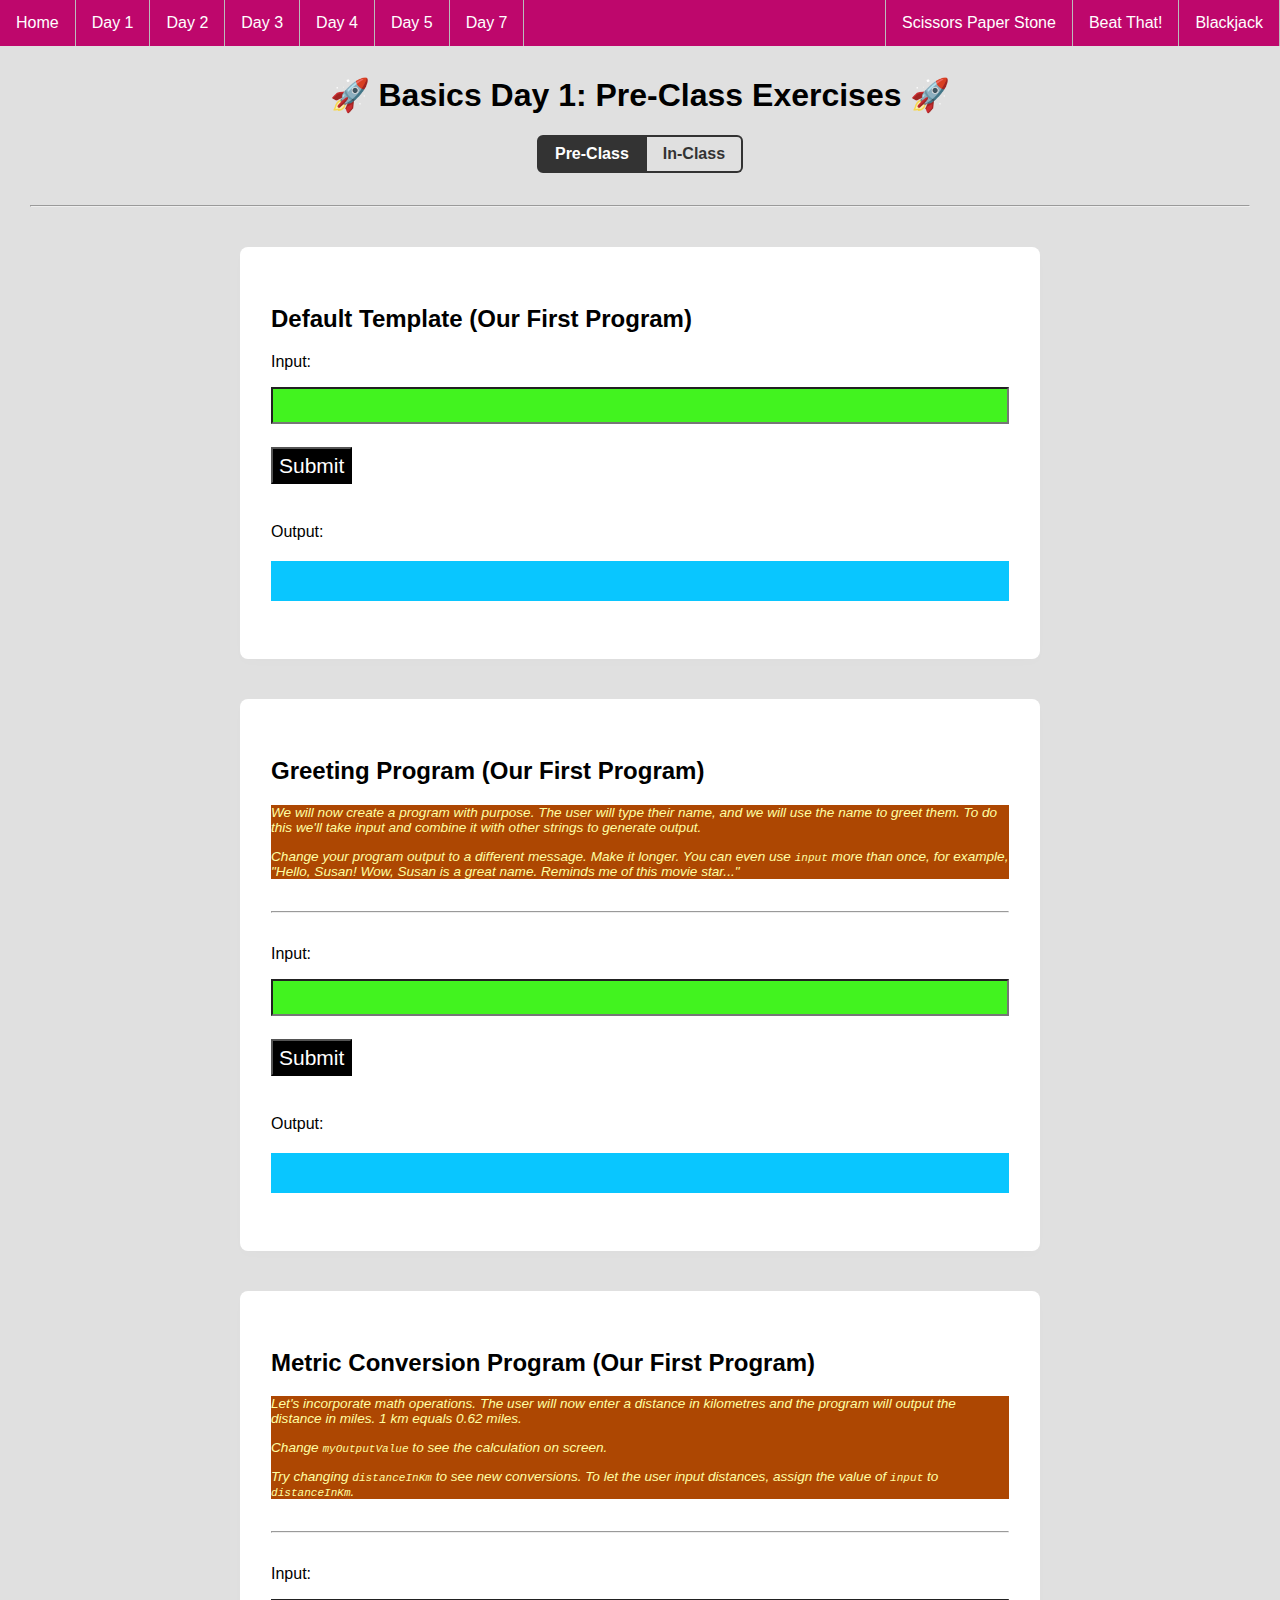
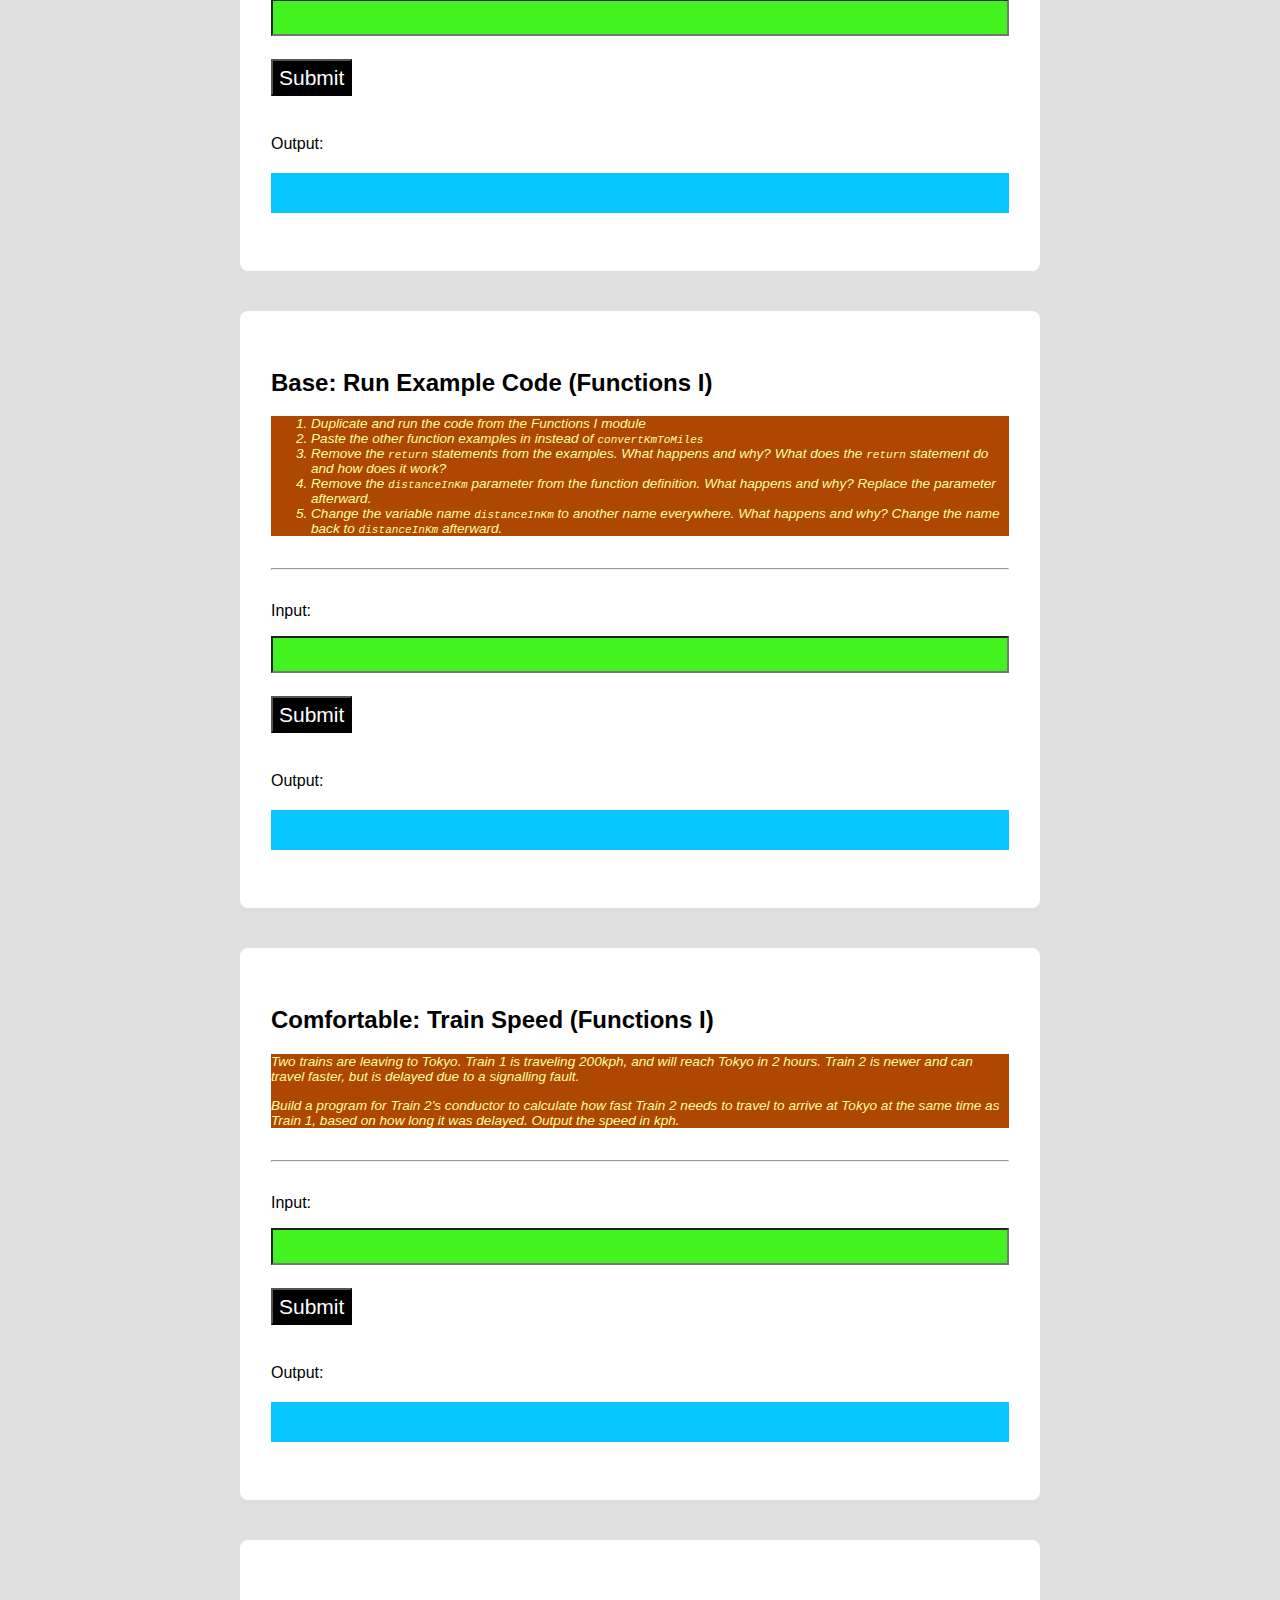
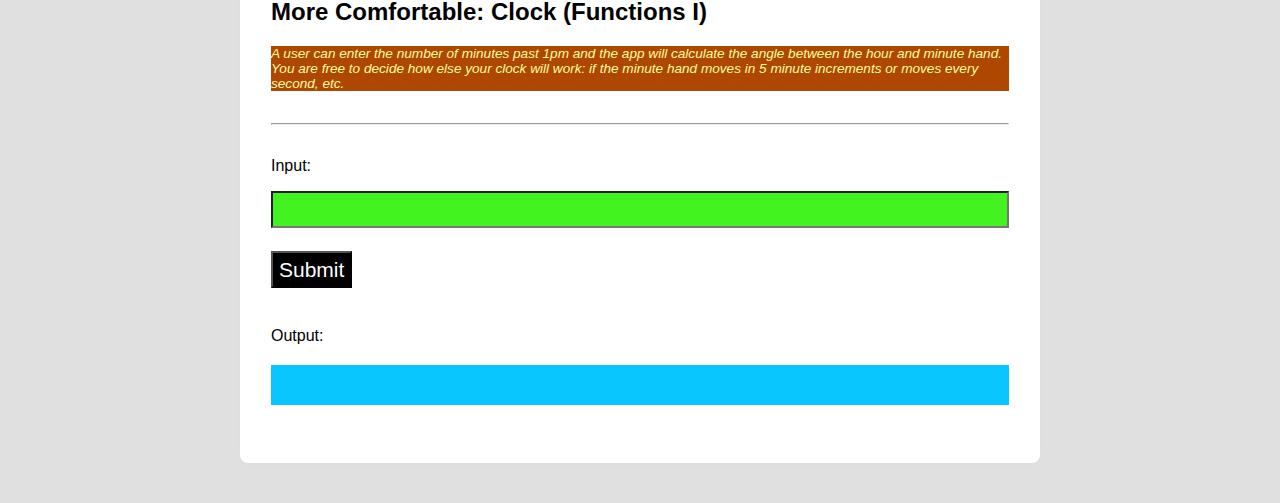
<file: day01-data-manipulation-and-functions/pre-class/index.html>
<!--  All HTML files begin with the following line: -->
<!DOCTYPE html>
<!-- This indicates that the rest of the lines that follow are to be interpreted as HTML. It tells the browser about what document type to expect. -->

<!-- All text enclosed in angled brackets are known as HTML element tags. There are usually, but not always, starting and closing element "tags", each representing a HTML element.
The <html> element is known as the root element of a HTML page. All other elements are encased within it. -->
<html>
  <!-- The <head> element contains meta information about the HTML page, information that is not rendered or displayed by the browser -->
  <head>
    <!-- The meta tag defines meta information in the HTML document. In this case, we are defining the charset. UTF-8 allows us to use emojis in the CodeSandbox environment -->
    <meta charset="UTF-8" />
    <!-- The <title> element specifies a title for the HTML page (which is shown in the browser's title bar or in the page's tab) and is the default name given to a bookmark of a webpage. -->
    <title>Basics</title>
    <!-- The <link> element specifies a relationship between this HTML page and an external resource, namely the styles.css file here. For the syntax '../../' in '../../styles.css', we are referring to the styles.css file (in the main directory) found 2 folders above the current one. In this case, we are linking a stylesheet which is a CSS file containing information relating to the layout and style of the webpage. The syntax within the styles.css file is also referred to as CSS - Cascading Style Sheets. -->
    <link rel="stylesheet" href="../../styles.css" />
  </head>

  <!-- The <body> element defines the document's body, and is a container for all the visible contents that will be rendered by the browser.  -->
  <body>
    <!-- The <nav> tag semantically defines a set of navigation links. It doesn't have many properties different from a <div>, and exists purely for semantic naming. -->
    <nav>
      <!-- The <ul> tag represents an unordered list, where items in the list are rendered on a vertical bulleted list. While we are listing the days of the exercises on this navbar, we are positioning them horizontally without the bullets. This is done using CSS, and you can preview the syntax in styles.css (do a search for "nav ul"). -->
      <ul>
        <li>
          <!-- An <a> tag defines a hyperlink, linking one page to another. The page to link to will be added to the "href" property of the tag. -->
          <a href="../../index.html">Home</a>
        </li>
        <li>
          <!-- An <a> tag defines a hyperlink, linking one page to another. The page to link to will be added to the "href" property of the tag. -->
          <a
            href="../../day01-data-manipulation-and-functions/in-class/index.html"
            >Day 1</a
          >
        </li>
        <li>
          <a
            href="../../day02-if-statements-boolean-operators/in-class/index.html"
            >Day 2</a
          >
        </li>
        <li>
          <a href="../../day03-program-state/in-class/index.html">Day 3</a>
        </li>
        <li>
          <a href="../../day04-loops/in-class/index.html">Day 4</a>
        </li>
        <li>
          <a href="../../day05-mad-libs/in-class/index.html">Day 5</a>
        </li>
        <li>
          <a href="../../day07-moar-cards/in-class/index.html">Day 7</a>
        </li>
        <li class="project">
          <a href="../../project3-blackjack/index.html">Blackjack</a>
        </li>
        <li class="project">
          <a href="../../project2-beat-that/index.html">Beat That!</a>
        </li>
        <li class="project">
          <a href="../../project1-sps/index.html">Scissors Paper Stone</a>
        </li>
      </ul>
    </nav>
    <!-- The <h1> element defines a large heading. There are 6 pre-set header elements, <h1> to <h6> -->
    <h1 id="header">🚀 Basics Day 1: Pre-Class Exercises 🚀</h1>
    <div class="flex justify-content-center">
      <div class="button-group">
        <a href="../pre-class/index.html" class="active button-group-button"
          >Pre-Class</a
        >
        <a href="../in-class/index.html" class="button-group-button"
          >In-Class</a
        >
      </div>
    </div>
    <!-- The <hr> tag represents a horizontal rule. It is used if you want to add line dividers across your page. -->
    <hr />
    <!-- The <div> tag defines a division or a section in an HTML document, and is commonly use as a "container" for nested HTML elements. -->
    <div class="container">
      <h2>Default Template (Our First Program)</h2>
      <!-- The <p> tag defines a paragraph element. -->
      <p>Input:</p>
      <!-- The self-closing <input /> tag represents a field for a user to enter input. -->
      <input id="input-field" />
      <!-- The self-closing <br /> tag represents a line break - a line's worth of spacing before dispalying the next element. -->
      <br />
      <!-- The <button> tag represents.. you guessed it! a button. -->
      <button id="submit-button">Submit</button>
      <p>Output:</p>
      <div class="output-div" id="output-div"></div>
    </div>
    <!-- The <div> tag defines a division or a section in an HTML document, and is commonly use as a "container" for nested HTML elements. -->
    <div class="container">
      <h2>Greeting Program (Our First Program)</h2>
      <div class="instructions-text">
        <p>
          We will now create a program with purpose. The user will type their
          name, and we will use the name to greet them. To do this we'll take
          input and combine it with other strings to generate output.
        </p>
        <p>
          Change your program output to a different message. Make it longer. You
          can even use <code>input</code> more than once, for example, "Hello,
          Susan! Wow, Susan is a great name. Reminds me of this movie star..."
        </p>
      </div>
      <!-- The <hr> tag represents a horizontal rule. It is used if you want to add line dividers across your page. -->
      <hr />
      <!-- The <p> tag defines a paragraph element. -->
      <p>Input:</p>
      <!-- The self-closing <input /> tag represents a field for a user to enter input. -->
      <input id="greeting-input-field" />
      <!-- The self-closing <br /> tag represents a line break - a line's worth of spacing before dispalying the next element. -->
      <br />
      <!-- The <button> tag represents.. you guessed it! a button. -->
      <button id="greeting-submit-button">Submit</button>
      <p>Output:</p>
      <div class="output-div" id="greeting-output-div"></div>
    </div>
    <!-- The <div> tag defines a division or a section in an HTML document, and is commonly use as a "container" for nested HTML elements. -->
    <div class="container">
      <h2>Metric Conversion Program (Our First Program)</h2>
      <div class="instructions-text">
        <p>
          Let's incorporate math operations. The user will now enter a distance
          in kilometres and the program will output the distance in miles. 1 km
          equals 0.62 miles.
        </p>
        <p>
          Change <code>myOutputValue</code> to see the calculation on screen.
        </p>
        <p>
          Try changing <code>distanceInKm</code> to see new conversions. To let
          the user input distances, assign the value of <code>input</code> to
          <code>distanceInKm</code>.
        </p>
      </div>
      <!-- The <hr> tag represents a horizontal rule. It is used if you want to add line dividers across your page. -->
      <hr />
      <!-- The <p> tag defines a paragraph element. -->
      <p>Input:</p>
      <!-- The self-closing <input /> tag represents a field for a user to enter input. -->
      <input id="metric-input-field" />
      <!-- The self-closing <br /> tag represents a line break - a line's worth of spacing before dispalying the next element. -->
      <br />
      <!-- The <button> tag represents.. you guessed it! a button. -->
      <button id="metric-submit-button">Submit</button>
      <p>Output:</p>
      <div class="output-div" id="metric-output-div"></div>
    </div>
    <!-- The <div> tag defines a division or a section in an HTML document, and is commonly use as a "container" for nested HTML elements. -->
    <div class="container">
      <h2>Base: Run Example Code (Functions I)</h2>
      <div class="instructions-text">
        <!-- The <ol> tag represents an ordered list, where items in the list can be ordered numerically. -->
        <ol>
          <!-- The <li> tag represents a list item, which has to be contained in an ordered list (<ol>) or an unordered list (<ul>). -->
          <li>Duplicate and run the code from the Functions I module</li>
          <li>
            Paste the other function examples in instead of
            <code>convertKmToMiles</code>
          </li>
          <li>
            Remove the <code>return</code> statements from the examples. What
            happens and why? What does the <code>return</code> statement do and
            how does it work?
          </li>
          <li>
            Remove the <code>distanceInKm</code> parameter from the function
            definition. What happens and why? Replace the parameter afterward.
          </li>
          <li>
            Change the variable name <code>distanceInKm</code> to another name
            everywhere. What happens and why? Change the name back to
            <code>distanceInKm</code> afterward.
          </li>
        </ol>
      </div>
      <!-- The <hr> tag represents a horizontal rule. It is used if you want to add line dividers across your page. -->
      <hr />
      <!-- The <p> tag defines a paragraph element. -->
      <p>Input:</p>
      <!-- The self-closing <input /> tag represents a field for a user to enter input. -->
      <input id="functions-example-input-field" />
      <!-- The self-closing <br /> tag represents a line break - a line's worth of spacing before dispalying the next element. -->
      <br />
      <!-- The <button> tag represents.. you guessed it! a button. -->
      <button id="functions-example-submit-button">Submit</button>
      <p>Output:</p>
      <div class="output-div" id="functions-example-output-div"></div>
    </div>
    <div class="container">
      <h2>Comfortable: Train Speed (Functions I)</h2>
      <div class="instructions-text">
        <p>
          Two trains are leaving to Tokyo. Train 1 is traveling 200kph, and will
          reach Tokyo in 2 hours. Train 2 is newer and can travel faster, but is
          delayed due to a signalling fault.
        </p>
        <p>
          Build a program for Train 2's conductor to calculate how fast Train 2
          needs to travel to arrive at Tokyo at the same time as Train 1, based
          on how long it was delayed. Output the speed in kph.
        </p>
      </div>
      <!-- The <hr> tag represents a horizontal rule. It is used if you want to add line dividers across your page. -->
      <hr />
      <!-- The <p> tag defines a paragraph element. -->
      <p>Input:</p>
      <!-- The self-closing <input /> tag represents a field for a user to enter input. -->
      <input id="train-speed-input-field" />
      <!-- The self-closing <br /> tag represents a line break - a line's worth of spacing before dispalying the next element. -->
      <br />
      <!-- The <button> tag represents.. you guessed it! a button. -->
      <button id="train-speed-submit-button">Submit</button>
      <p>Output:</p>
      <div class="output-div" id="train-speed-output-div"></div>
    </div>
    <div class="container">
      <h2>More Comfortable: Clock (Functions I)</h2>
      <div class="instructions-text">
        <p>
          A user can enter the number of minutes past 1pm and the app will
          calculate the angle between the hour and minute hand. You are free to
          decide how else your clock will work: if the minute hand moves in 5
          minute increments or moves every second, etc.
        </p>
      </div>
      <!-- The <hr> tag represents a horizontal rule. It is used if you want to add line dividers across your page. -->
      <hr />
      <!-- The <p> tag defines a paragraph element. -->
      <p>Input:</p>
      <!-- The self-closing <input /> tag represents a field for a user to enter input. -->
      <input id="clock-input-field" />
      <!-- The self-closing <br /> tag represents a line break - a line's worth of spacing before dispalying the next element. -->
      <br />
      <!-- The <button> tag represents.. you guessed it! a button. -->
      <button id="clock-submit-button">Submit</button>
      <p>Output:</p>
      <div class="output-div" id="clock-output-div"></div>
    </div>
    <!-- Everything below this is incorporating JavaScript programming logic into the webpage. -->
    <!-- The script tag encloses JavaScript syntax for the browser to interpret programtically -->
    <!-- The following line imports all code written in the script.js file -->
    <script src="script.js"></script>
    <!-- Define button click functionality -->
    <script>
      // Declare and define variables that represents the Submit Button for each exercise
      var button = document.querySelector("#submit-button");
      var greetingButton = document.querySelector("#greeting-submit-button");
      var metricButton = document.querySelector("#metric-submit-button");
      var functionsExampleButton = document.querySelector(
        "#functions-example-submit-button"
      );
      var trainSpeedButton = document.querySelector(
        "#train-speed-submit-button"
      );
      var clockButton = document.querySelector("#clock-submit-button");

      // When the submit button is clicked, access the text entered by the user in the input field
      // And pass it as an input parameter to the main function as defined in script.js
      button.addEventListener("click", function () {
        // Set result to input value
        var input = document.querySelector("#input-field");
        // Store the output of main() in a new variable
        var result = main(input.value);

        // Display result in output element
        var output = document.querySelector("#output-div");
        output.innerHTML = result;

        // Reset input value
        input.value = "";
      });

      greetingButton.addEventListener("click", function () {
        // Set result to input value
        var input = document.querySelector("#greeting-input-field");
        // Store the output of the main function in a new variable
        var result = greetingMain(input.value);

        // Display result in output element
        var output = document.querySelector("#greeting-output-div");
        output.innerHTML = result;

        // Reset input value
        input.value = "";
      });

      metricButton.addEventListener("click", function () {
        // Set result to input value
        var input = document.querySelector("#metric-input-field");
        // Store the output of the main function in a new variable
        var result = metricMain(input.value);

        // Display result in output element
        var output = document.querySelector("#metric-output-div");
        output.innerHTML = result;

        // Reset input value
        input.value = "";
      });

      functionsExampleButton.addEventListener("click", function () {
        // Set result to input value
        var input = document.querySelector("#functions-example-input-field");
        // Store the output of the main function in a new variable
        var result = functionsExampleMain(input.value);

        // Display result in output element
        var output = document.querySelector("#functions-example-output-div");
        output.innerHTML = result;

        // Reset input value
        input.value = "";
      });

      trainSpeedButton.addEventListener("click", function () {
        // Set result to input value
        var input = document.querySelector("#train-speed-input-field");
        // Store the output of the main function in a new variable
        var result = trainSpeedMain(input.value);

        // Display result in output element
        var output = document.querySelector("#train-speed-output-div");
        output.innerHTML = result;

        // Reset input value
        input.value = "";
      });

      clockButton.addEventListener("click", function () {
        // Set result to input value
        var input = document.querySelector("#clock-input-field");
        // Store the output of the main function in a new variable
        var result = clockMain(input.value);

        // Display result in output element
        var output = document.querySelector("#clock-output-div");
        output.innerHTML = result;

        // Reset input value
        input.value = "";
      });
    </script>
  </body>
</html>
</file>
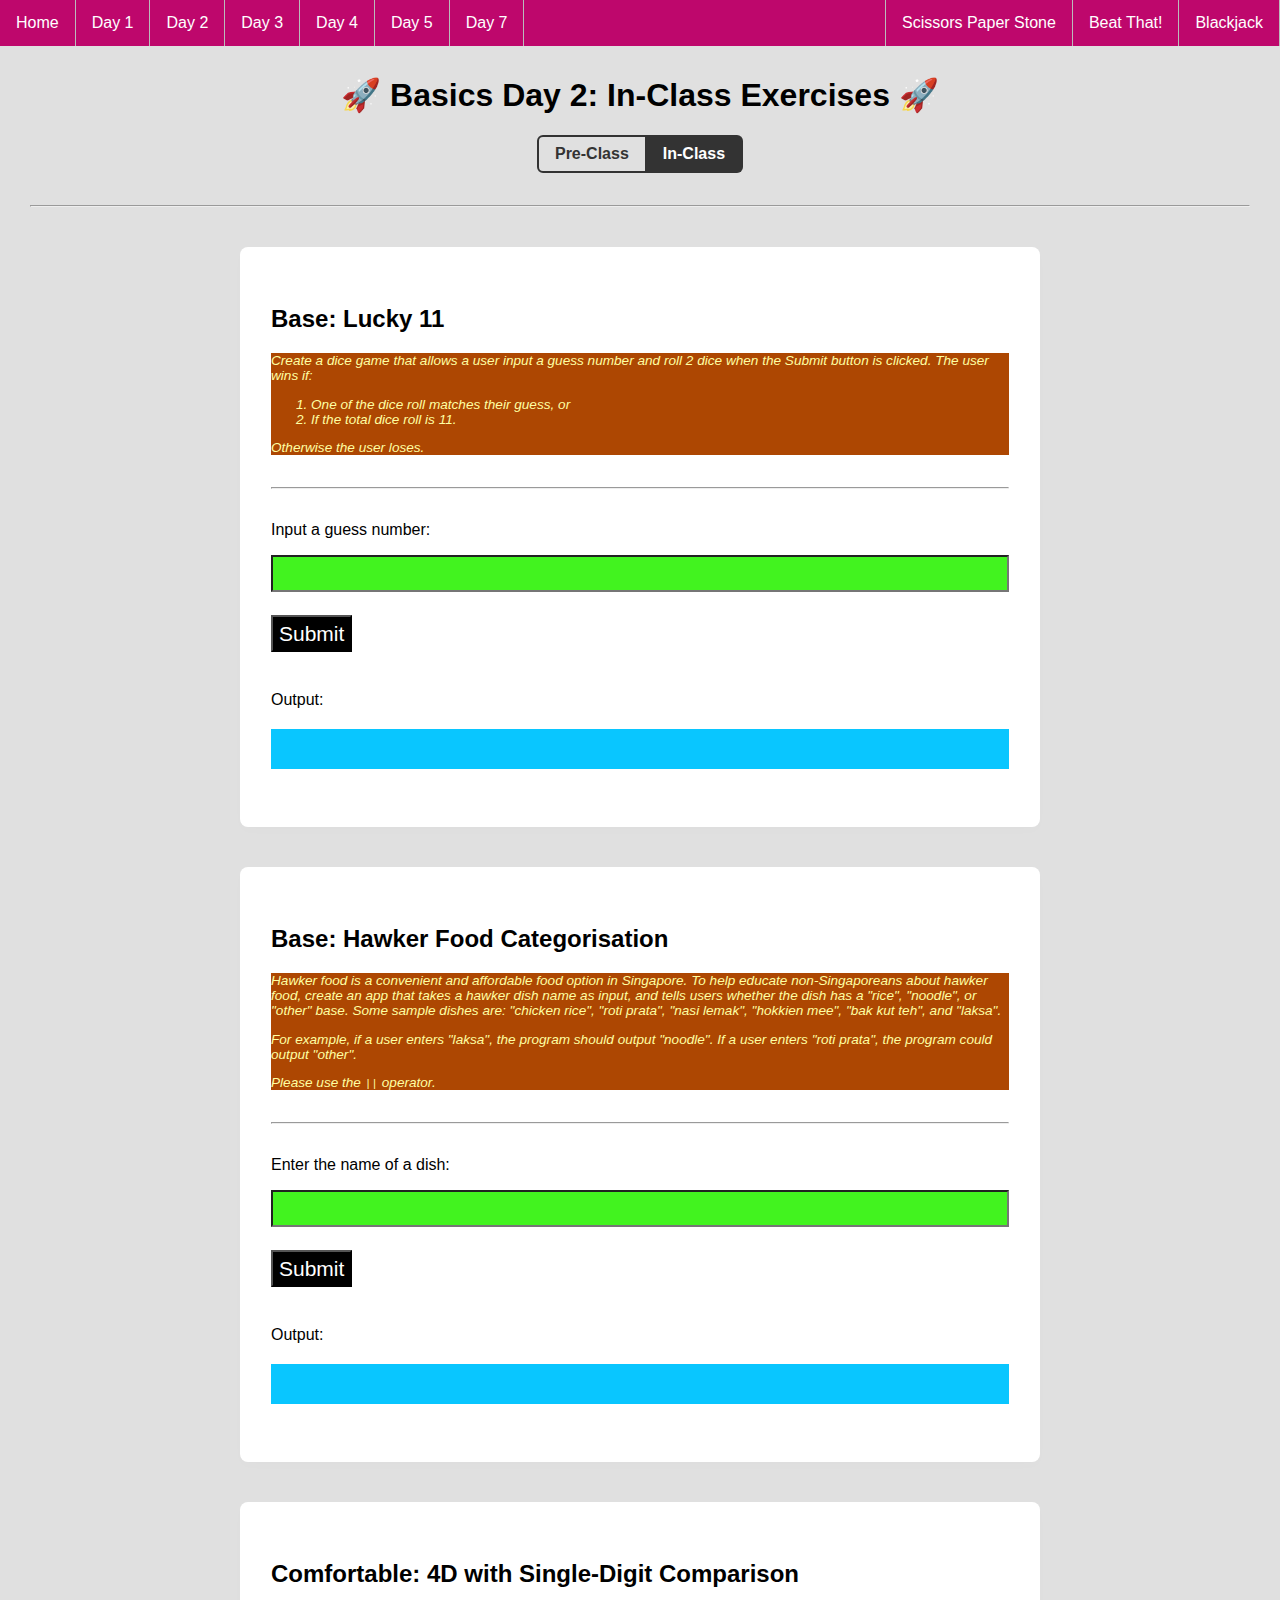
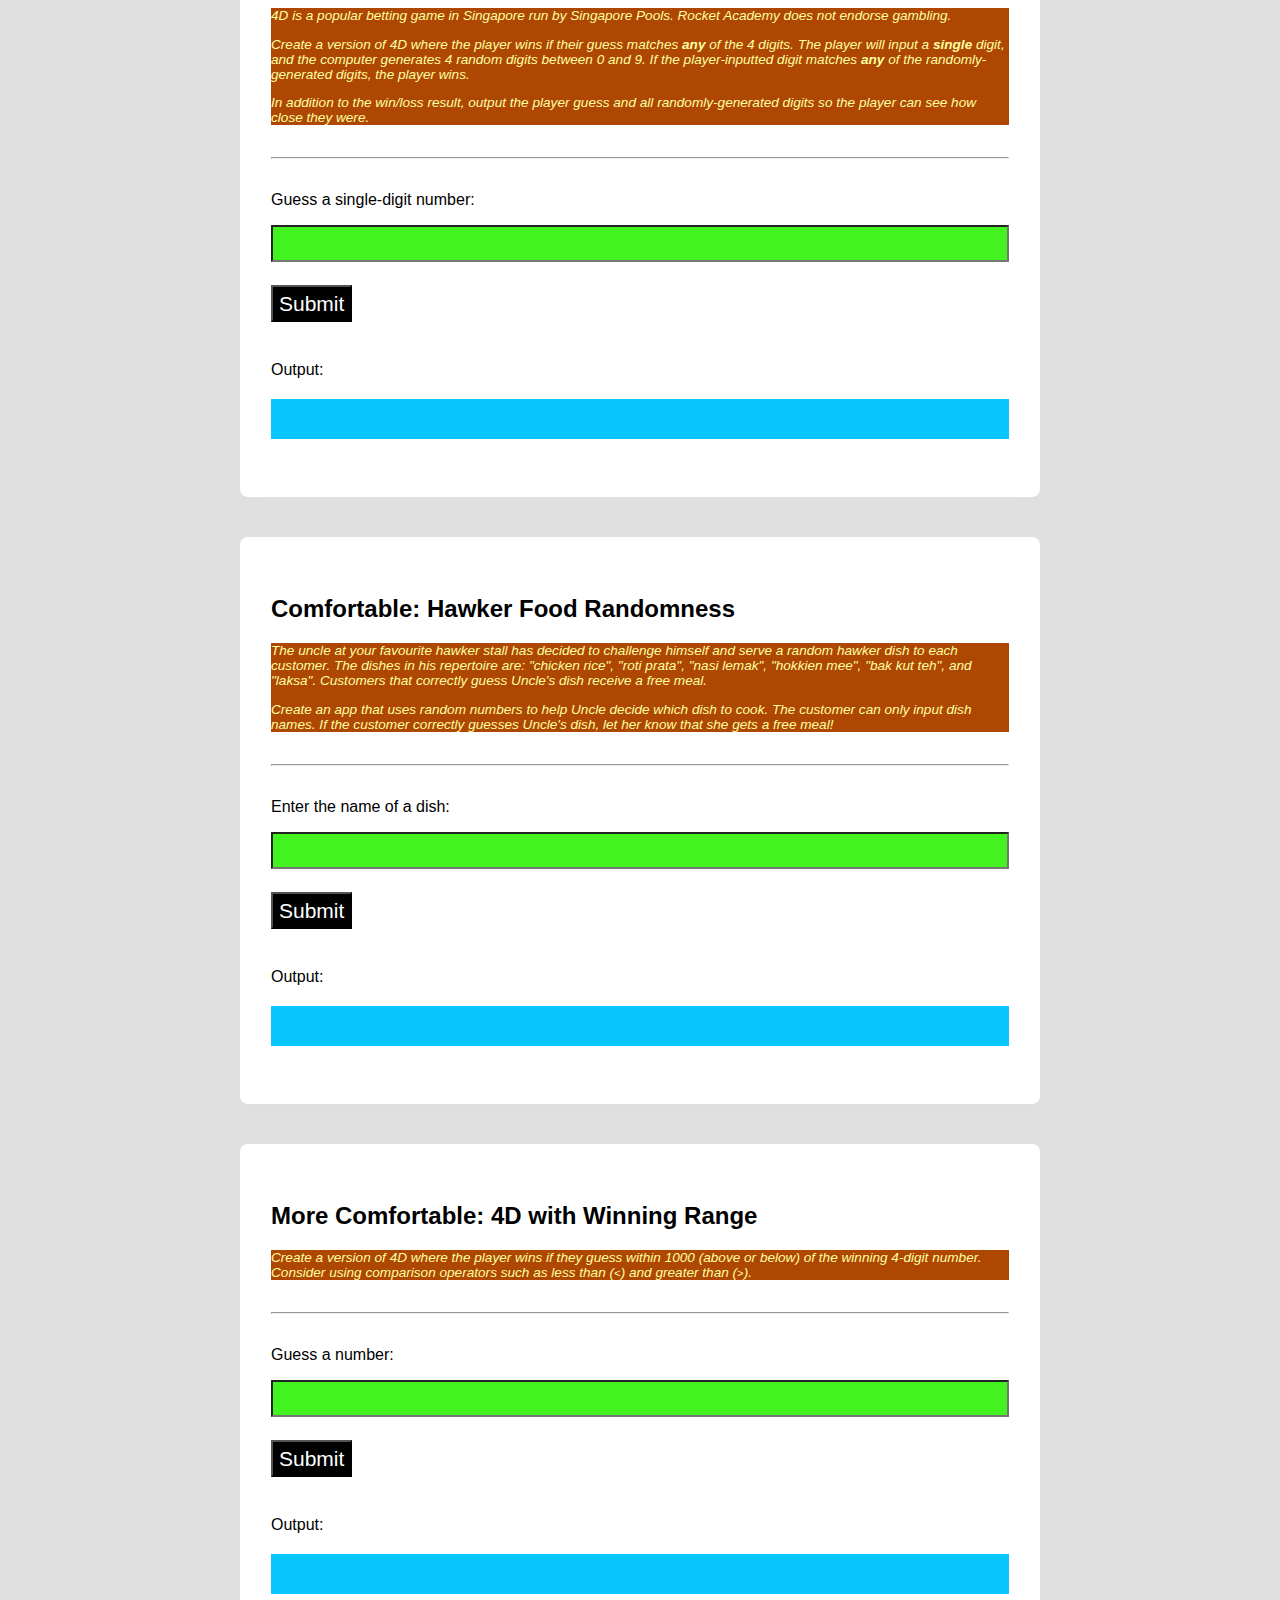
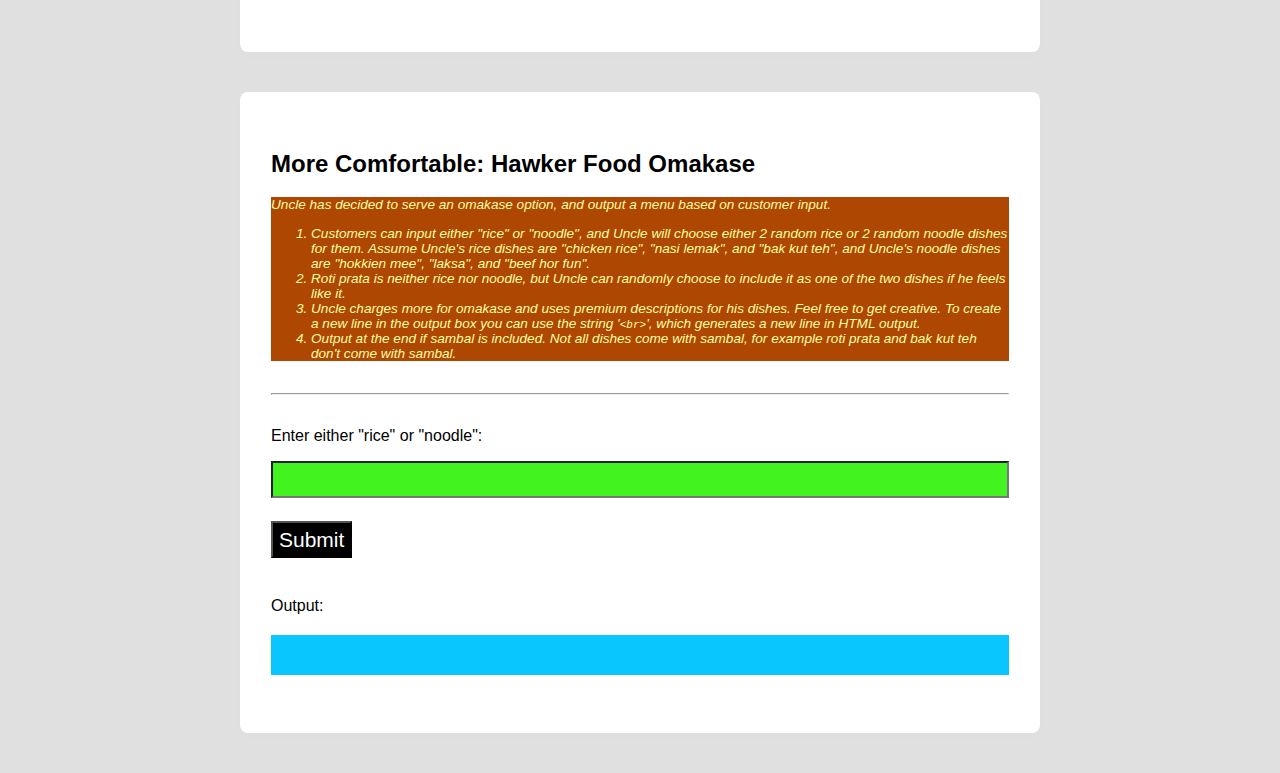
<file: day02-if-statements-boolean-operators/in-class/index.html>
<!--  All HTML files begin with the following line: -->
<!DOCTYPE html>
<!-- This indicates that the rest of the lines that follow are to be interpreted as HTML. It tells the browser about what document type to expect. -->

<!-- All text enclosed in angled brackets are known as HTML element tags. There are usually, but not always, starting and closing element "tags", each representing a HTML element.
The <html> element is known as the root element of a HTML page. All other elements are encased within it. -->
<html>
  <!-- The <head> element contains meta information about the HTML page, information that is not rendered or displayed by the browser -->
  <head>
    <!-- The meta tag defines meta information in the HTML document. In this case, we are defining the charset. UTF-8 allows us to use emojis in the CodeSandbox environment -->
    <meta charset="UTF-8" />
    <!-- The <title> element specifies a title for the HTML page (which is shown in the browser's title bar or in the page's tab) and is the default name given to a bookmark of a webpage. -->
    <title>Basics</title>
    <!-- The <link> element specifies a relationship between this HTML page and an external resource, namely the styles.css file here. For the syntax '../../' in '../../styles.css', we are referring to the styles.css file (in the main directory) found 2 folders above the current one. In this case, we are linking a stylesheet which is a CSS file containing information relating to the layout and style of the webpage. The syntax within the styles.css file is also referred to as CSS - Cascading Style Sheets. -->
    <link rel="stylesheet" href="../../styles.css" />
  </head>

  <!-- The <body> element defines the document's body, and is a container for all the visible contents that will be rendered by the browser.  -->
  <body>
    <!-- The <nav> tag semantically defines a set of navigation links. It doesn't have many properties different from a <div>, and exists purely for semantic naming. -->
    <nav>
      <!-- The <ul> tag represents an unordered list, where items in the list are rendered on a vertical bulleted list. While we are listing the days of the exercises on this navbar, we are positioning them horizontally without the bullets. This is done using CSS, and you can preview the syntax in styles.css (do a search for "nav ul"). -->
      <ul>
        <li>
          <!-- An <a> tag defines a hyperlink, linking one page to another. The page to link to will be added to the "href" property of the tag. -->
          <a href="../../index.html">Home</a>
        </li>
        <li>
          <!-- An <a> tag defines a hyperlink, linking one page to another. The page to link to will be added to the "href" property of the tag. -->
          <a
            href="../../day01-data-manipulation-and-functions/in-class/index.html"
            >Day 1</a
          >
        </li>
        <li>
          <a
            href="../../day02-if-statements-boolean-operators/in-class/index.html"
            >Day 2</a
          >
        </li>
        <li>
          <a href="../../day03-program-state/in-class/index.html">Day 3</a>
        </li>
        <li>
          <a href="../../day04-loops/in-class/index.html">Day 4</a>
        </li>
        <li>
          <a href="../../day05-mad-libs/in-class/index.html">Day 5</a>
        </li>
        <li>
          <a href="../../day07-moar-cards/in-class/index.html">Day 7</a>
        </li>
        <li class="project">
          <a href="../../project3-blackjack/index.html">Blackjack</a>
        </li>
        <li class="project">
          <a href="../../project2-beat-that/index.html">Beat That!</a>
        </li>
        <li class="project">
          <a href="../../project1-sps/index.html">Scissors Paper Stone</a>
        </li>
      </ul>
    </nav>
    <!-- The <h1> element defines a large heading. There are 6 pre-set header elements, <h1> to <h6> -->
    <h1 id="header">🚀 Basics Day 2: In-Class Exercises 🚀</h1>
    <div class="flex justify-content-center">
      <div class="button-group">
        <a href="../pre-class/index.html" class="button-group-button"
          >Pre-Class</a
        >
        <a href="../in-class/index.html" class="active button-group-button"
          >In-Class</a
        >
      </div>
    </div>
    <!-- The <hr> tag represents a horizontal rule. It is used if you want to add line dividers across your page. -->
    <hr />
    <!-- The <div> tag defines a division or a section in an HTML document, and is commonly use as a "container" for nested HTML elements. -->
    <div class="container">
      <h2>Base: Lucky 11</h2>
      <div class="instructions-text">
        <p>
          Create a dice game that allows a user input a guess number and roll 2
          dice when the Submit button is clicked. The user wins if:
        </p>
        <!-- The <ol> tag represents an ordered list, where items in the list can be ordered numerically. -->
        <ol>
          <!-- The <li> tag represents a list item, which has to be contained in an ordered list (<ol>) or an unordered list (<ul>). -->
          <li>One of the dice roll matches their guess, or</li>
          <li>If the total dice roll is 11.</li>
        </ol>
        <p>Otherwise the user loses.</p>
      </div>
      <!-- The <hr> tag represents a horizontal rule. It is used if you want to add line dividers across your page. -->
      <hr />
      <!-- The <p> tag defines a paragraph element. -->
      <p>Input a guess number:</p>
      <!-- The self-closing <input /> tag represents a field for a user to enter input. -->
      <input id="lucky-11-input-field" />
      <!-- The self-closing <br /> tag represents a line break - a line's worth of spacing before dispalying the next element. -->
      <br />
      <!-- The <button> tag represents.. you guessed it! a button. -->
      <button id="lucky-11-submit-button">Submit</button>
      <p>Output:</p>
      <div class="output-div" id="lucky-11-output-div"></div>
    </div>
    <!-- The <div> tag defines a division or a section in an HTML document, and is commonly use as a "container" for nested HTML elements. -->
    <div class="container">
      <h2>Base: Hawker Food Categorisation</h2>
      <div class="instructions-text">
        <p>
          Hawker food is a convenient and affordable food option in Singapore.
          To help educate non-Singaporeans about hawker food, create an app that
          takes a hawker dish name as input, and tells users whether the dish
          has a "rice", "noodle", or "other" base. Some sample dishes are:
          "chicken rice", "roti prata", "nasi lemak", "hokkien mee", "bak kut
          teh", and "laksa".
        </p>
        <p>
          For example, if a user enters "laksa", the program should output
          "noodle". If a user enters "roti prata", the program could output
          "other".
        </p>
        <p>Please use the <code>||</code> operator.</p>
      </div>
      <!-- The <hr> tag represents a horizontal rule. It is used if you want to add line dividers across your page. -->
      <hr />
      <!-- The <p> tag defines a paragraph element. -->
      <p>Enter the name of a dish:</p>
      <!-- The self-closing <input /> tag represents a field for a user to enter input. -->
      <input id="hawker-food-categorisation-input-field" />
      <!-- The self-closing <br /> tag represents a line break - a line's worth of spacing before dispalying the next element. -->
      <br />
      <!-- The <button> tag represents.. you guessed it! a button. -->
      <button id="hawker-food-categorisation-submit-button">Submit</button>
      <p>Output:</p>
      <div class="output-div" id="hawker-food-categorisation-output-div"></div>
    </div>
    <!-- The <div> tag defines a division or a section in an HTML document, and is commonly use as a "container" for nested HTML elements. -->
    <div class="container">
      <h2>Comfortable: 4D with Single-Digit Comparison</h2>
      <div class="instructions-text">
        <p>
          4D is a popular betting game in Singapore run by Singapore Pools.
          Rocket Academy does not endorse gambling.
        </p>
        <p>
          Create a version of 4D where the player wins if their guess matches
          <strong>any</strong> of the 4 digits. The player will input a
          <strong>single</strong> digit, and the computer generates 4 random
          digits between 0 and 9. If the player-inputted digit matches
          <strong>any</strong> of the randomly-generated digits, the player
          wins.
        </p>
        <p>
          In addition to the win/loss result, output the player guess and all
          randomly-generated digits so the player can see how close they were.
        </p>
      </div>
      <!-- The <hr> tag represents a horizontal rule. It is used if you want to add line dividers across your page. -->
      <hr />
      <!-- The <p> tag defines a paragraph element. -->
      <p>Guess a single-digit number:</p>
      <!-- The self-closing <input /> tag represents a field for a user to enter input. -->
      <input id="four-d-single-digit-input-field" />
      <!-- The self-closing <br /> tag represents a line break - a line's worth of spacing before dispalying the next element. -->
      <br />
      <!-- The <button> tag represents.. you guessed it! a button. -->
      <button id="four-d-single-digit-submit-button">Submit</button>
      <p>Output:</p>
      <div class="output-div" id="four-d-single-digit-output-div"></div>
    </div>
    <!-- The <div> tag defines a division or a section in an HTML document, and is commonly use as a "container" for nested HTML elements. -->
    <div class="container">
      <h2>Comfortable: Hawker Food Randomness</h2>
      <div class="instructions-text">
        <p>
          The uncle at your favourite hawker stall has decided to challenge
          himself and serve a random hawker dish to each customer. The dishes in
          his repertoire are: "chicken rice", "roti prata", "nasi lemak",
          "hokkien mee", "bak kut teh", and "laksa". Customers that correctly
          guess Uncle's dish receive a free meal.
        </p>
        <p>
          Create an app that uses random numbers to help Uncle decide which dish
          to cook. The customer can only input dish names. If the customer
          correctly guesses Uncle's dish, let her know that she gets a free
          meal!
        </p>
      </div>
      <!-- The <hr> tag represents a horizontal rule. It is used if you want to add line dividers across your page. -->
      <hr />
      <!-- The <p> tag defines a paragraph element. -->
      <p>Enter the name of a dish:</p>
      <!-- The self-closing <input /> tag represents a field for a user to enter input. -->
      <input id="hawker-food-randomness-input-field" />
      <!-- The self-closing <br /> tag represents a line break - a line's worth of spacing before dispalying the next element. -->
      <br />
      <!-- The <button> tag represents.. you guessed it! a button. -->
      <button id="hawker-food-randomness-submit-button">Submit</button>
      <p>Output:</p>
      <div class="output-div" id="hawker-food-randomness-output-div"></div>
    </div>
    <!-- The <div> tag defines a division or a section in an HTML document, and is commonly use as a "container" for nested HTML elements. -->
    <div class="container">
      <h2>More Comfortable: 4D with Winning Range</h2>
      <div class="instructions-text">
        <p>
          Create a version of 4D where the player wins if they guess within 1000
          (above or below) of the winning 4-digit number. Consider using
          comparison operators such as less than (<code>&lt;</code>) and greater
          than (<code>&gt;</code>).
        </p>
      </div>
      <!-- The <hr> tag represents a horizontal rule. It is used if you want to add line dividers across your page. -->
      <hr />
      <!-- The <p> tag defines a paragraph element. -->
      <p>Guess a number:</p>
      <!-- The self-closing <input /> tag represents a field for a user to enter input. -->
      <input id="four-d-winning-range-input-field" />
      <!-- The self-closing <br /> tag represents a line break - a line's worth of spacing before dispalying the next element. -->
      <br />
      <!-- The <button> tag represents.. you guessed it! a button. -->
      <button id="four-d-winning-range-submit-button">Submit</button>
      <p>Output:</p>
      <div class="output-div" id="four-d-winning-range-output-div"></div>
    </div>
    <!-- The <div> tag defines a division or a section in an HTML document, and is commonly use as a "container" for nested HTML elements. -->
    <div class="container">
      <h2>More Comfortable: Hawker Food Omakase</h2>
      <div class="instructions-text">
        <p>
          Uncle has decided to serve an omakase option, and output a menu based
          on customer input.
        </p>
        <!-- The <ol> tag represents an ordered list, where items in the list can be ordered numerically. -->
        <ol>
          <!-- The <li> tag represents a list item, which has to be contained in an ordered list (<ol>) or an unordered list (<ul>). -->
          <li>
            Customers can input either "rice" or "noodle", and Uncle will choose
            either 2 random rice or 2 random noodle dishes for them. Assume
            Uncle's rice dishes are "chicken rice", "nasi lemak", and "bak kut
            teh", and Uncle's noodle dishes are "hokkien mee", "laksa", and
            "beef hor fun".
          </li>
          <li>
            Roti prata is neither rice nor noodle, but Uncle can randomly choose
            to include it as one of the two dishes if he feels like it.
          </li>
          <li>
            Uncle charges more for omakase and uses premium descriptions for his
            dishes. Feel free to get creative. To create a new line in the
            output box you can use the string '<code>&lt;br&gt;</code>', which
            generates a new line in HTML output.
          </li>
          <li>
            Output at the end if sambal is included. Not all dishes come with
            sambal, for example roti prata and bak kut teh don't come with
            sambal.
          </li>
        </ol>
      </div>
      <!-- The <hr> tag represents a horizontal rule. It is used if you want to add line dividers across your page. -->
      <hr />
      <!-- The <p> tag defines a paragraph element. -->
      <p>Enter either "rice" or "noodle":</p>
      <!-- The self-closing <input /> tag represents a field for a user to enter input. -->
      <input id="hawker-food-omakase-input-field" />
      <!-- The self-closing <br /> tag represents a line break - a line's worth of spacing before dispalying the next element. -->
      <br />
      <!-- The <button> tag represents.. you guessed it! a button. -->
      <button id="hawker-food-omakase-submit-button">Submit</button>
      <p>Output:</p>
      <div class="output-div" id="hawker-food-omakase-output-div"></div>
    </div>
    <!-- Everything below this is incorporating JavaScript programming logic into the webpage. -->
    <!-- The script tag encloses JavaScript syntax for the browser to interpret programtically -->
    <!-- The following line imports all code written in the script.js file -->
    <script src="script.js"></script>
    <!-- Define button click functionality -->
    <script>
      // Declare and define variables that represents the Submit Button for each exercise
      var lucky11Button = document.querySelector("#lucky-11-submit-button");
      var hawkerFoodCategorisationButton = document.querySelector(
        "#hawker-food-categorisation-submit-button"
      );
      var fourDSingleDigitButton = document.querySelector(
        "#four-d-single-digit-submit-button"
      );
      var hawkerFoodRandomnessButton = document.querySelector(
        "#hawker-food-randomness-submit-button"
      );
      var fourDWinningRangeButton = document.querySelector(
        "#four-d-winning-range-submit-button"
      );
      var hawkerFoodOmakaseButton = document.querySelector(
        "#hawker-food-omakase-submit-button"
      );

      // When the submit button is clicked, access the text entered by the user in the corresponding input field for the exercise
      // And pass it as an input parameter to the various main function(s) as defined in script.js
      lucky11Button.addEventListener("click", function () {
        // Set result to input value
        var input = document.querySelector("#lucky-11-input-field");
        // Store the output of the main function in a new variable
        var result = lucky11Main(input.value);

        // Display result in output element
        var output = document.querySelector("#lucky-11-output-div");
        output.innerHTML = result;

        // Reset input value
        input.value = "";
      });

      hawkerFoodCategorisationButton.addEventListener("click", function () {
        // Set result to input value
        var input = document.querySelector(
          "#hawker-food-categorisation-input-field"
        );
        // Store the output of the main function in a new variable
        var result = hawkerFoodCategorisationMain(input.value);

        // Display result in output element
        var output = document.querySelector(
          "#hawker-food-categorisation-output-div"
        );
        output.innerHTML = result;

        // Reset input value
        input.value = "";
      });

      fourDSingleDigitButton.addEventListener("click", function () {
        // Set result to input value
        var input = document.querySelector("#four-d-single-digit-input-field");
        // Store the output of the main function in a new variable
        var result = fourDSingleDigitMain(input.value);

        // Display result in output element
        var output = document.querySelector("#four-d-single-digit-output-div");
        output.innerHTML = result;

        // Reset input value
        input.value = "";
      });

      hawkerFoodRandomnessButton.addEventListener("click", function () {
        // Set result to input value
        var input = document.querySelector(
          "#hawker-food-randomness-input-field"
        );
        // Store the output of the main function in a new variable
        var result = hawkerFoodRandomnessMain(input.value);

        // Display result in output element
        var output = document.querySelector(
          "#hawker-food-randomness-output-div"
        );
        output.innerHTML = result;

        // Reset input value
        input.value = "";
      });

      fourDWinningRangeButton.addEventListener("click", function () {
        // Set result to input value
        var input = document.querySelector("#four-d-winning-range-input-field");
        // Store the output of the main function in a new variable
        var result = fourDWinningRangeMain(input.value);

        // Display result in output element
        var output = document.querySelector("#four-d-winning-range-output-div");
        output.innerHTML = result;

        // Reset input value
        input.value = "";
      });

      hawkerFoodOmakaseButton.addEventListener("click", function () {
        // Set result to input value
        var input = document.querySelector("#hawker-food-omakase-input-field");
        // Store the output of the main function in a new variable
        var result = hawkerFoodOmakaseMain(input.value);

        // Display result in output element
        var output = document.querySelector("#hawker-food-omakase-output-div");
        output.innerHTML = result;

        // Reset input value
        input.value = "";
      });
    </script>
  </body>
</html>
</file>
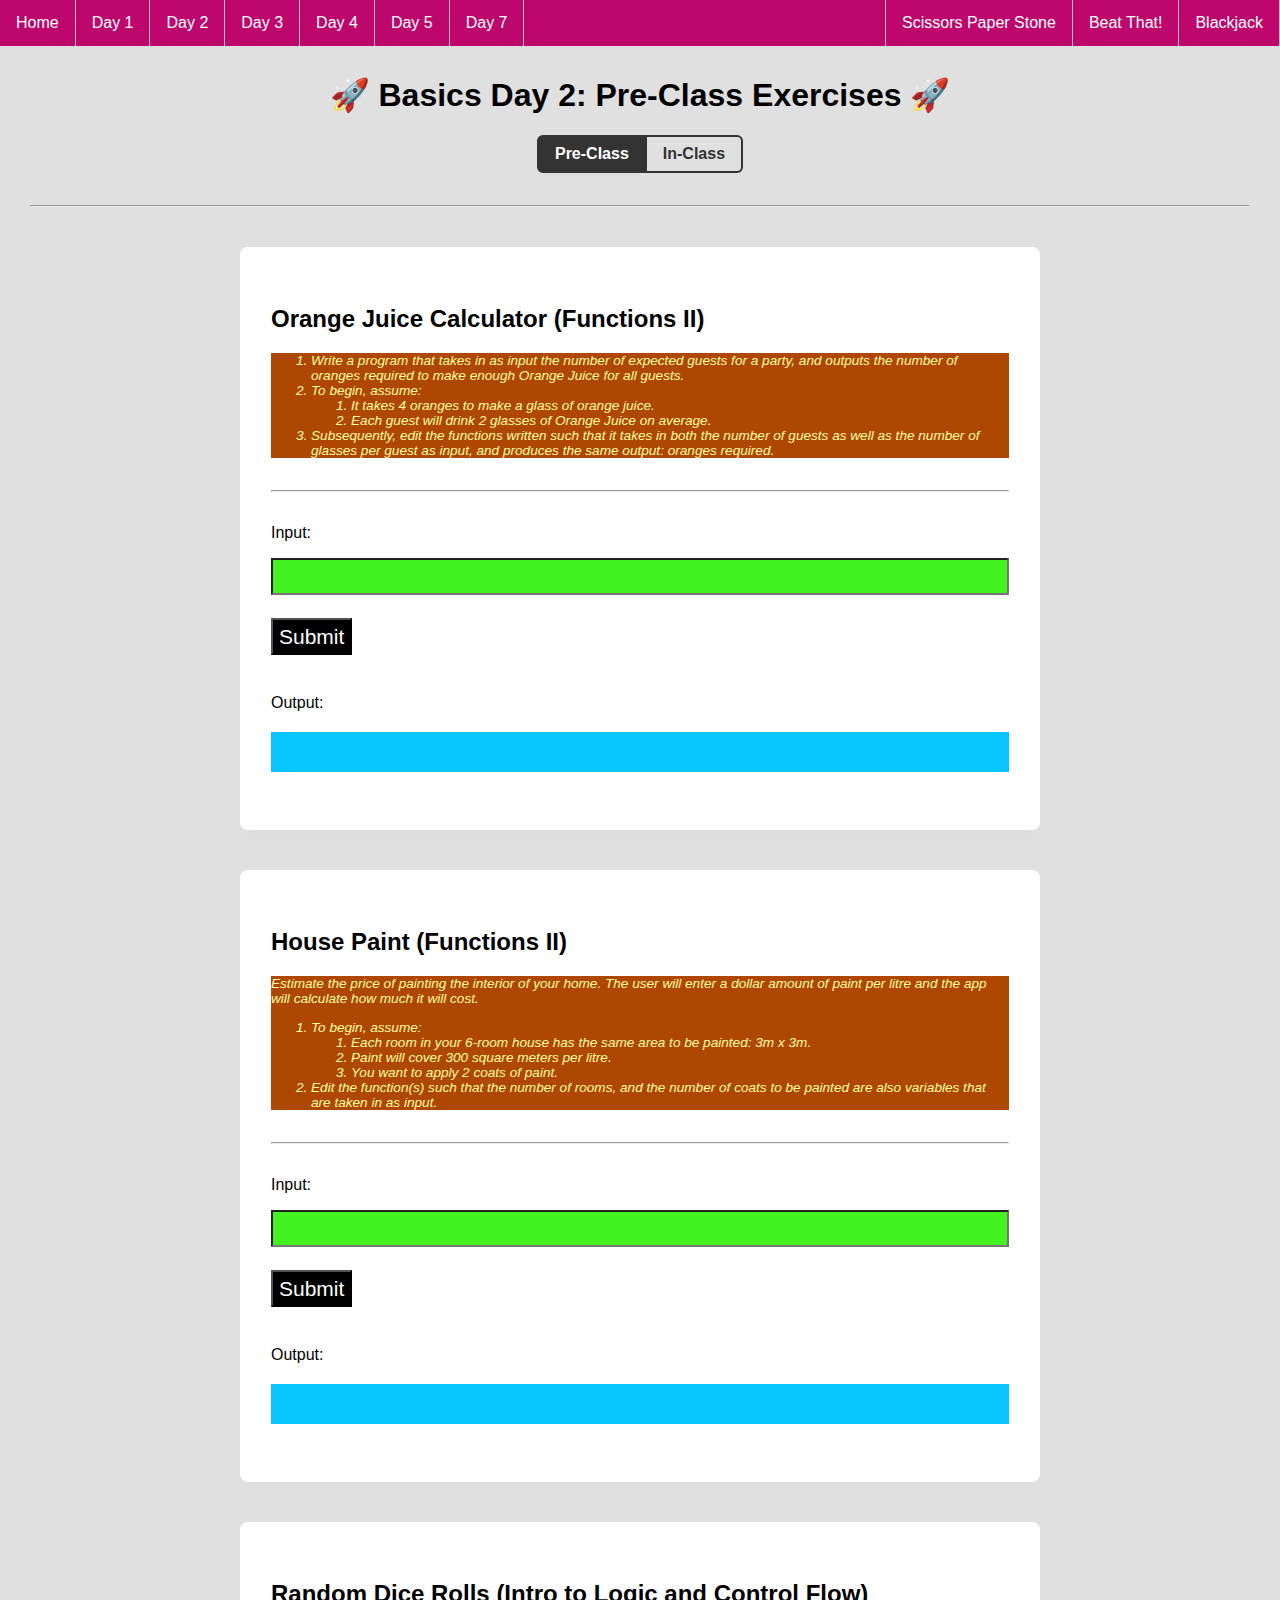
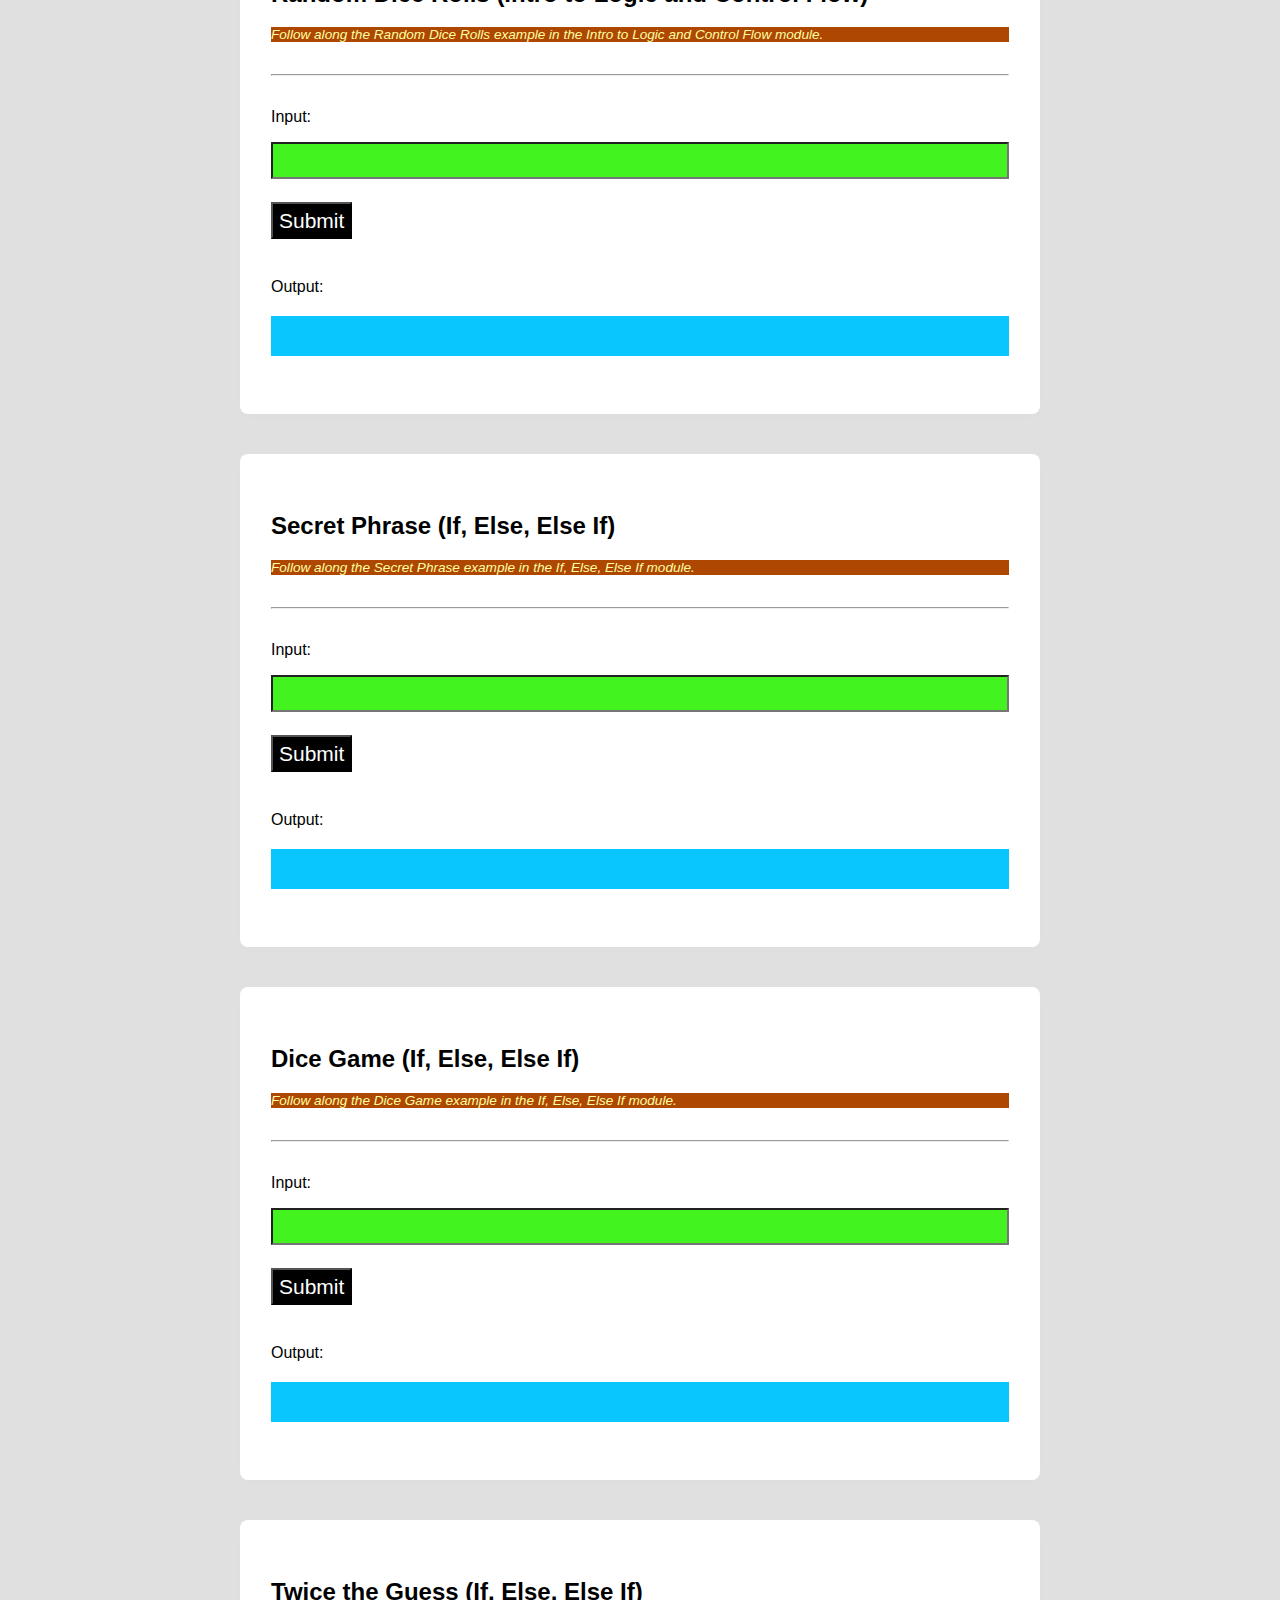
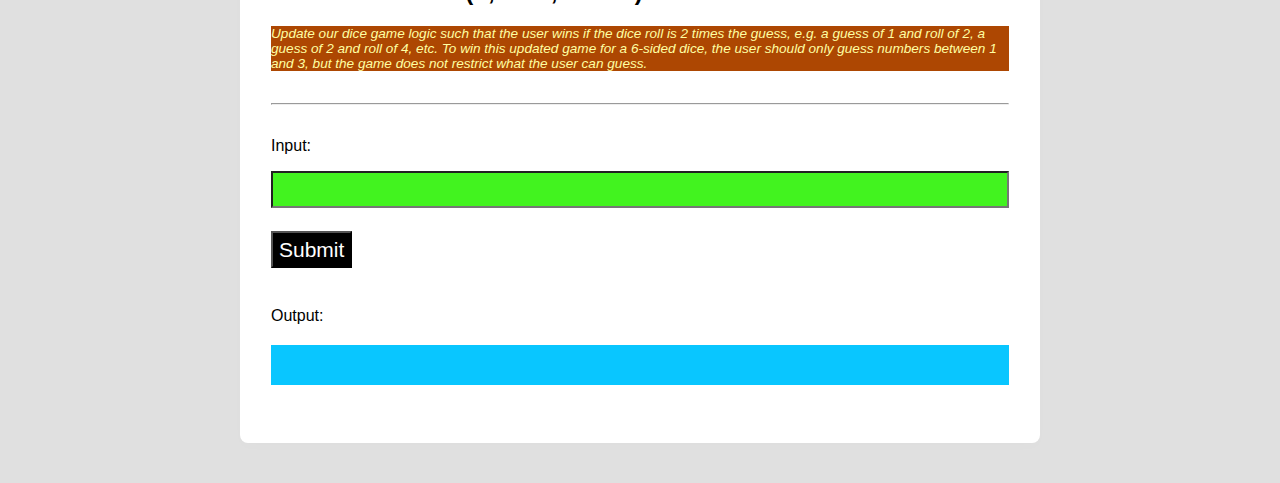
<file: day02-if-statements-boolean-operators/pre-class/index.html>
<!--  All HTML files begin with the following line: -->
<!DOCTYPE html>
<!-- This indicates that the rest of the lines that follow are to be interpreted as HTML. It tells the browser about what document type to expect. -->

<!-- All text enclosed in angled brackets are known as HTML element tags. There are usually, but not always, starting and closing element "tags", each representing a HTML element.
The <html> element is known as the root element of a HTML page. All other elements are encased within it. -->
<html>
  <!-- The <head> element contains meta information about the HTML page, information that is not rendered or displayed by the browser -->
  <head>
    <!-- The meta tag defines meta information in the HTML document. In this case, we are defining the charset. UTF-8 allows us to use emojis in the CodeSandbox environment -->
    <meta charset="UTF-8" />
    <!-- The <title> element specifies a title for the HTML page (which is shown in the browser's title bar or in the page's tab) and is the default name given to a bookmark of a webpage. -->
    <title>Basics</title>
    <!-- The <link> element specifies a relationship between this HTML page and an external resource, namely the styles.css file here. For the syntax '../../' in '../../styles.css', we are referring to the styles.css file (in the main directory) found 2 folders above the current one. In this case, we are linking a stylesheet which is a CSS file containing information relating to the layout and style of the webpage. The syntax within the styles.css file is also referred to as CSS - Cascading Style Sheets. -->
    <link rel="stylesheet" href="../../styles.css" />
  </head>

  <!-- The <body> element defines the document's body, and is a container for all the visible contents that will be rendered by the browser.  -->
  <body>
    <!-- The <nav> tag semantically defines a set of navigation links. It doesn't have many properties different from a <div>, and exists purely for semantic naming. -->
    <nav>
      <!-- The <ul> tag represents an unordered list, where items in the list are rendered on a vertical bulleted list. While we are listing the days of the exercises on this navbar, we are positioning them horizontally without the bullets. This is done using CSS, and you can preview the syntax in styles.css (do a search for "nav ul"). -->
      <ul>
        <li>
          <!-- An <a> tag defines a hyperlink, linking one page to another. The page to link to will be added to the "href" property of the tag. -->
          <a href="../../index.html">Home</a>
        </li>
        <li>
          <!-- An <a> tag defines a hyperlink, linking one page to another. The page to link to will be added to the "href" property of the tag. -->
          <a
            href="../../day01-data-manipulation-and-functions/in-class/index.html"
            >Day 1</a
          >
        </li>
        <li>
          <a
            href="../../day02-if-statements-boolean-operators/in-class/index.html"
            >Day 2</a
          >
        </li>
        <li>
          <a href="../../day03-program-state/in-class/index.html">Day 3</a>
        </li>
        <li>
          <a href="../../day04-loops/in-class/index.html">Day 4</a>
        </li>
        <li>
          <a href="../../day05-mad-libs/in-class/index.html">Day 5</a>
        </li>
        <li>
          <a href="../../day07-moar-cards/in-class/index.html">Day 7</a>
        </li>
        <li class="project">
          <a href="../../project3-blackjack/index.html">Blackjack</a>
        </li>
        <li class="project">
          <a href="../../project2-beat-that/index.html">Beat That!</a>
        </li>
        <li class="project">
          <a href="../../project1-sps/index.html">Scissors Paper Stone</a>
        </li>
      </ul>
    </nav>
    <!-- The <h1> element defines a large heading. There are 6 pre-set header elements, <h1> to <h6> -->
    <h1 id="header">🚀 Basics Day 2: Pre-Class Exercises 🚀</h1>
    <div class="flex justify-content-center">
      <div class="button-group">
        <a href="../pre-class/index.html" class="active button-group-button"
          >Pre-Class</a
        >
        <a href="../in-class/index.html" class="button-group-button"
          >In-Class</a
        >
      </div>
    </div>
    <!-- The <hr> tag represents a horizontal rule. It is used if you want to add line dividers across your page. -->
    <hr />
    <!-- The <div> tag defines a division or a section in an HTML document, and is commonly use as a "container" for nested HTML elements. -->
    <div class="container">
      <h2>Orange Juice Calculator (Functions II)</h2>
      <div class="instructions-text">
        <!-- The <ol> tag represents an ordered list, where items in the list can be ordered numerically. -->
        <ol>
          <!-- The <li> tag represents a list item, which has to be contained in an ordered list (<ol>) or an unordered list (<ul>). -->
          <li>
            Write a program that takes in as input the number of expected guests
            for a party, and outputs the number of oranges required to make
            enough Orange Juice for all guests.
          </li>
          <li>
            To begin, assume:
            <ol>
              <li>It takes 4 oranges to make a glass of orange juice.</li>
              <li>
                Each guest will drink 2 glasses of Orange Juice on average.
              </li>
            </ol>
          </li>
          <li>
            Subsequently, edit the functions written such that it takes in both
            the number of guests as well as the number of glasses per guest as
            input, and produces the same output: oranges required.
          </li>
        </ol>
      </div>
      <!-- The <hr> tag represents a horizontal rule. It is used if you want to add line dividers across your page. -->
      <hr />
      <!-- The <p> tag defines a paragraph element. -->
      <p>Input:</p>
      <!-- The self-closing <input /> tag represents a field for a user to enter input. -->
      <input id="orange-juice-input-field" />
      <!-- The self-closing <br /> tag represents a line break - a line's worth of spacing before dispalying the next element. -->
      <br />
      <!-- The <button> tag represents.. you guessed it! a button. -->
      <button id="orange-juice-submit-button">Submit</button>
      <p>Output:</p>
      <div class="output-div" id="orange-juice-output-div"></div>
    </div>
    <!-- The <div> tag defines a division or a section in an HTML document, and is commonly use as a "container" for nested HTML elements. -->
    <div class="container">
      <h2>House Paint (Functions II)</h2>
      <div class="instructions-text">
        <p>
          Estimate the price of painting the interior of your home. The user
          will enter a dollar amount of paint per litre and the app will
          calculate how much it will cost.
        </p>
        <!-- The <ol> tag represents an ordered list, where items in the list can be ordered numerically. -->
        <ol>
          <!-- The <li> tag represents a list item, which has to be contained in an ordered list (<ol>) or an unordered list (<ul>). -->
          <li>
            To begin, assume:
            <ol>
              <li>
                Each room in your 6-room house has the same area to be painted:
                3m x 3m.
              </li>
              <li>Paint will cover 300 square meters per litre.</li>
              <li>You want to apply 2 coats of paint.</li>
            </ol>
          </li>
          <li>
            Edit the function(s) such that the number of rooms, and the number
            of coats to be painted are also variables that are taken in as
            input.
          </li>
        </ol>
      </div>
      <!-- The <hr> tag represents a horizontal rule. It is used if you want to add line dividers across your page. -->
      <hr />
      <!-- The <p> tag defines a paragraph element. -->
      <p>Input:</p>
      <!-- The self-closing <input /> tag represents a field for a user to enter input. -->
      <input id="paint-input-field" />
      <!-- The self-closing <br /> tag represents a line break - a line's worth of spacing before dispalying the next element. -->
      <br />
      <!-- The <button> tag represents.. you guessed it! a button. -->
      <button id="paint-submit-button">Submit</button>
      <p>Output:</p>
      <div class="output-div" id="paint-output-div"></div>
    </div>
    <!-- The <div> tag defines a division or a section in an HTML document, and is commonly use as a "container" for nested HTML elements. -->
    <div class="container">
      <h2>Random Dice Rolls (Intro to Logic and Control Flow)</h2>
      <div class="instructions-text">
        <p>
          Follow along the Random Dice Rolls example in the Intro to Logic and
          Control Flow module.
        </p>
      </div>
      <!-- The <hr> tag represents a horizontal rule. It is used if you want to add line dividers across your page. -->
      <hr />
      <!-- The <p> tag defines a paragraph element. -->
      <p>Input:</p>
      <!-- The self-closing <input /> tag represents a field for a user to enter input. -->
      <input id="random-dice-input-field" />
      <!-- The self-closing <br /> tag represents a line break - a line's worth of spacing before dispalying the next element. -->
      <br />
      <!-- The <button> tag represents.. you guessed it! a button. -->
      <button id="random-dice-submit-button">Submit</button>
      <p>Output:</p>
      <div class="output-div" id="random-dice-output-div"></div>
    </div>
    <!-- The <div> tag defines a division or a section in an HTML document, and is commonly use as a "container" for nested HTML elements. -->
    <div class="container">
      <h2>Secret Phrase (If, Else, Else If)</h2>
      <div class="instructions-text">
        <p>
          Follow along the Secret Phrase example in the If, Else, Else If
          module.
        </p>
      </div>
      <!-- The <hr> tag represents a horizontal rule. It is used if you want to add line dividers across your page. -->
      <hr />
      <!-- The <p> tag defines a paragraph element. -->
      <p>Input:</p>
      <!-- The self-closing <input /> tag represents a field for a user to enter input. -->
      <input id="secret-phrase-input-field" />
      <!-- The self-closing <br /> tag represents a line break - a line's worth of spacing before dispalying the next element. -->
      <br />
      <!-- The <button> tag represents.. you guessed it! a button. -->
      <button id="secret-phrase-submit-button">Submit</button>
      <p>Output:</p>
      <div class="output-div" id="secret-phrase-output-div"></div>
    </div>
    <!-- The <div> tag defines a division or a section in an HTML document, and is commonly use as a "container" for nested HTML elements. -->
    <div class="container">
      <h2>Dice Game (If, Else, Else If)</h2>
      <div class="instructions-text">
        <p>
          Follow along the Dice Game example in the If, Else, Else If module.
        </p>
      </div>
      <!-- The <hr> tag represents a horizontal rule. It is used if you want to add line dividers across your page. -->
      <hr />
      <!-- The <p> tag defines a paragraph element. -->
      <p>Input:</p>
      <!-- The self-closing <input /> tag represents a field for a user to enter input. -->
      <input id="dice-game-input-field" />
      <!-- The self-closing <br /> tag represents a line break - a line's worth of spacing before dispalying the next element. -->
      <br />
      <!-- The <button> tag represents.. you guessed it! a button. -->
      <button id="dice-game-submit-button">Submit</button>
      <p>Output:</p>
      <div class="output-div" id="dice-game-output-div"></div>
    </div>
    <!-- The <div> tag defines a division or a section in an HTML document, and is commonly use as a "container" for nested HTML elements. -->
    <div class="container">
      <h2>Twice the Guess (If, Else, Else If)</h2>
      <div class="instructions-text">
        <p>
          Update our dice game logic such that the user wins if the dice roll is
          2 times the guess, e.g. a guess of 1 and roll of 2, a guess of 2 and
          roll of 4, etc. To win this updated game for a 6-sided dice, the user
          should only guess numbers between 1 and 3, but the game does not
          restrict what the user can guess.
        </p>
      </div>
      <!-- The <hr> tag represents a horizontal rule. It is used if you want to add line dividers across your page. -->
      <hr />
      <!-- The <p> tag defines a paragraph element. -->
      <p>Input:</p>
      <!-- The self-closing <input /> tag represents a field for a user to enter input. -->
      <input id="twice-guess-input-field" />
      <!-- The self-closing <br /> tag represents a line break - a line's worth of spacing before dispalying the next element. -->
      <br />
      <!-- The <button> tag represents.. you guessed it! a button. -->
      <button id="twice-guess-submit-button">Submit</button>
      <p>Output:</p>
      <div class="output-div" id="twice-guess-output-div"></div>
    </div>
    <!-- Everything below this is incorporating JavaScript programming logic into the webpage. -->
    <!-- The script tag encloses JavaScript syntax for the browser to interpret programtically -->
    <!-- The following line imports all code written in the script.js file -->
    <script src="script.js"></script>
    <!-- Define button click functionality -->
    <script>
      // Declare and define variables that represents the Submit Button for each exercise
      var orangeJuiceButton = document.querySelector(
        "#orange-juice-submit-button"
      );
      var paintButton = document.querySelector("#paint-submit-button");
      var randomDiceButton = document.querySelector(
        "#random-dice-submit-button"
      );
      var secretPhraseButton = document.querySelector(
        "#secret-phrase-submit-button"
      );
      var diceGameButton = document.querySelector("#dice-game-submit-button");
      var twiceGuessButton = document.querySelector(
        "#twice-guess-submit-button"
      );

      // When the submit button is clicked, access the text entered by the user in the input field
      // And pass it as an input parameter to the main function as defined in script.js
      orangeJuiceButton.addEventListener("click", function () {
        // Set result to input value
        var input = document.querySelector("#orange-juice-input-field");
        // Store the output of the main function in a new variable
        var result = orangeJuiceMain(input.value);

        // Display result in output element
        var output = document.querySelector("#orange-juice-output-div");
        output.innerHTML = result;

        // Reset input value
        input.value = "";
      });

      paintButton.addEventListener("click", function () {
        // Set result to input value
        var input = document.querySelector("#paint-input-field");
        // Store the output of the main function in a new variable
        var result = paintMain(input.value);

        // Display result in output element
        var output = document.querySelector("#paint-output-div");
        output.innerHTML = result;

        // Reset input value
        input.value = "";
      });

      randomDiceButton.addEventListener("click", function () {
        // Set result to input value
        var input = document.querySelector("#random-dice-input-field");
        // Store the output of the main function in a new variable
        var result = randomDiceMain(input.value);

        // Display result in output element
        var output = document.querySelector("#random-dice-output-div");
        output.innerHTML = result;

        // Reset input value
        input.value = "";
      });

      secretPhraseButton.addEventListener("click", function () {
        // Set result to input value
        var input = document.querySelector("#secret-phrase-input-field");
        // Store the output of the main function in a new variable
        var result = secretPhraseMain(input.value);

        // Display result in output element
        var output = document.querySelector("#secret-phrase-output-div");
        output.innerHTML = result;

        // Reset input value
        input.value = "";
      });

      diceGameButton.addEventListener("click", function () {
        // Set result to input value
        var input = document.querySelector("#dice-game-input-field");
        // Store the output of the main function in a new variable
        var result = diceGameMain(input.value);

        // Display result in output element
        var output = document.querySelector("#dice-game-output-div");
        output.innerHTML = result;

        // Reset input value
        input.value = "";
      });

      twiceGuessButton.addEventListener("click", function () {
        // Set result to input value
        var input = document.querySelector("#twice-guess-input-field");
        // Store the output of the main function in a new variable
        var result = twiceGuessMain(input.value);

        // Display result in output element
        var output = document.querySelector("#twice-guess-output-div");
        output.innerHTML = result;

        // Reset input value
        input.value = "";
      });
    </script>
  </body>
</html>
</file>
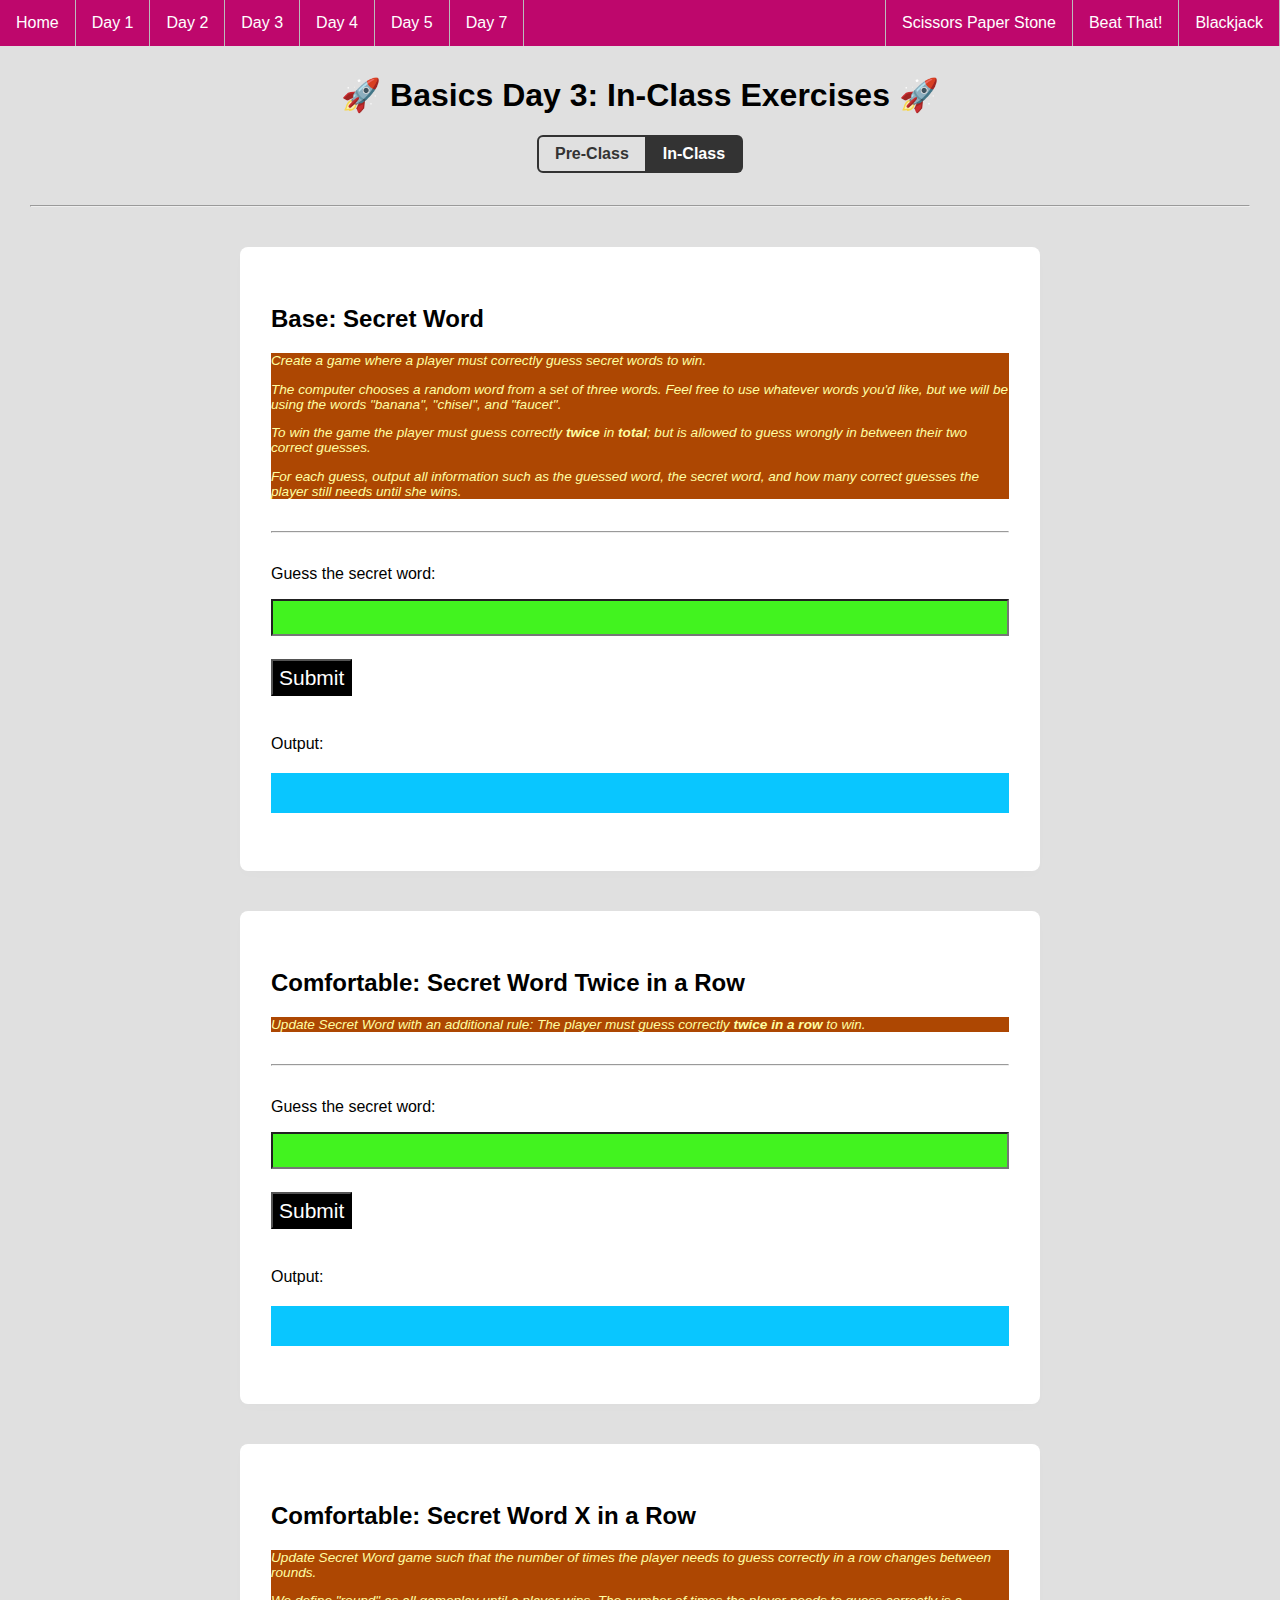
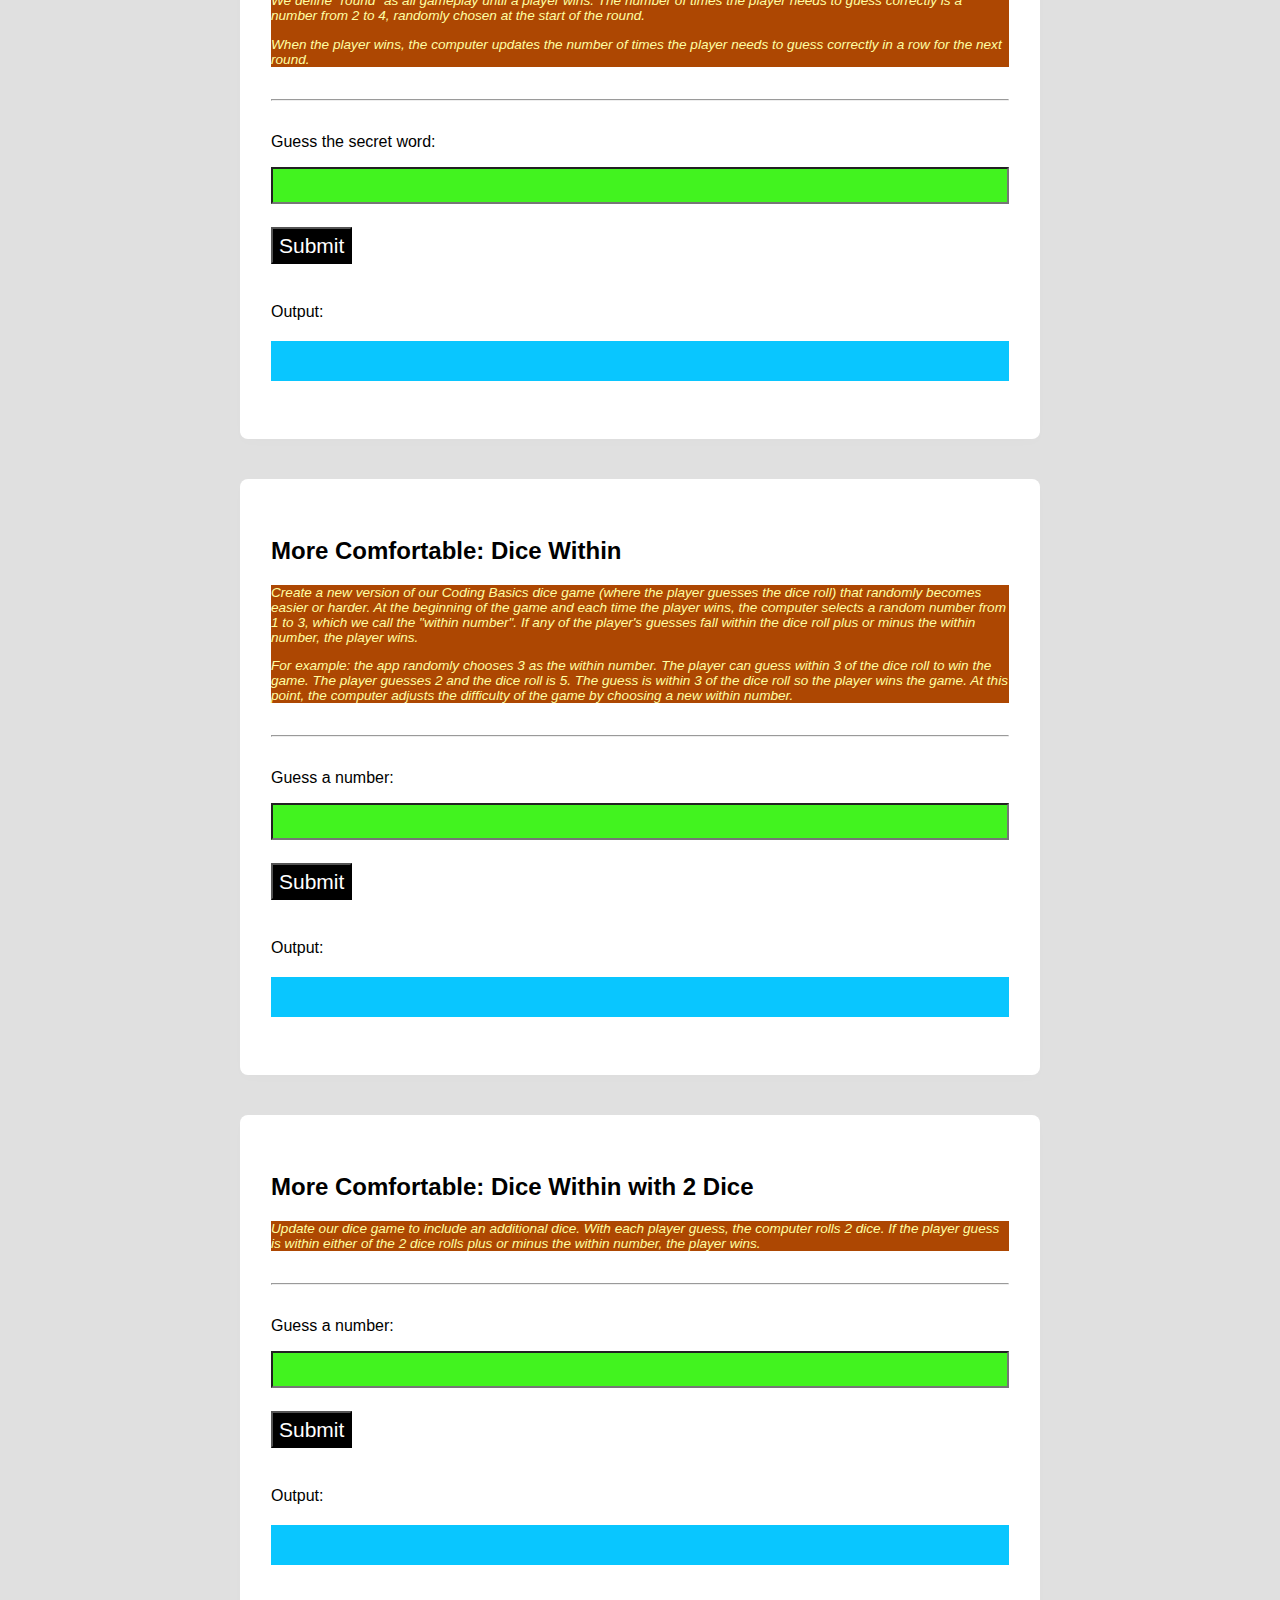
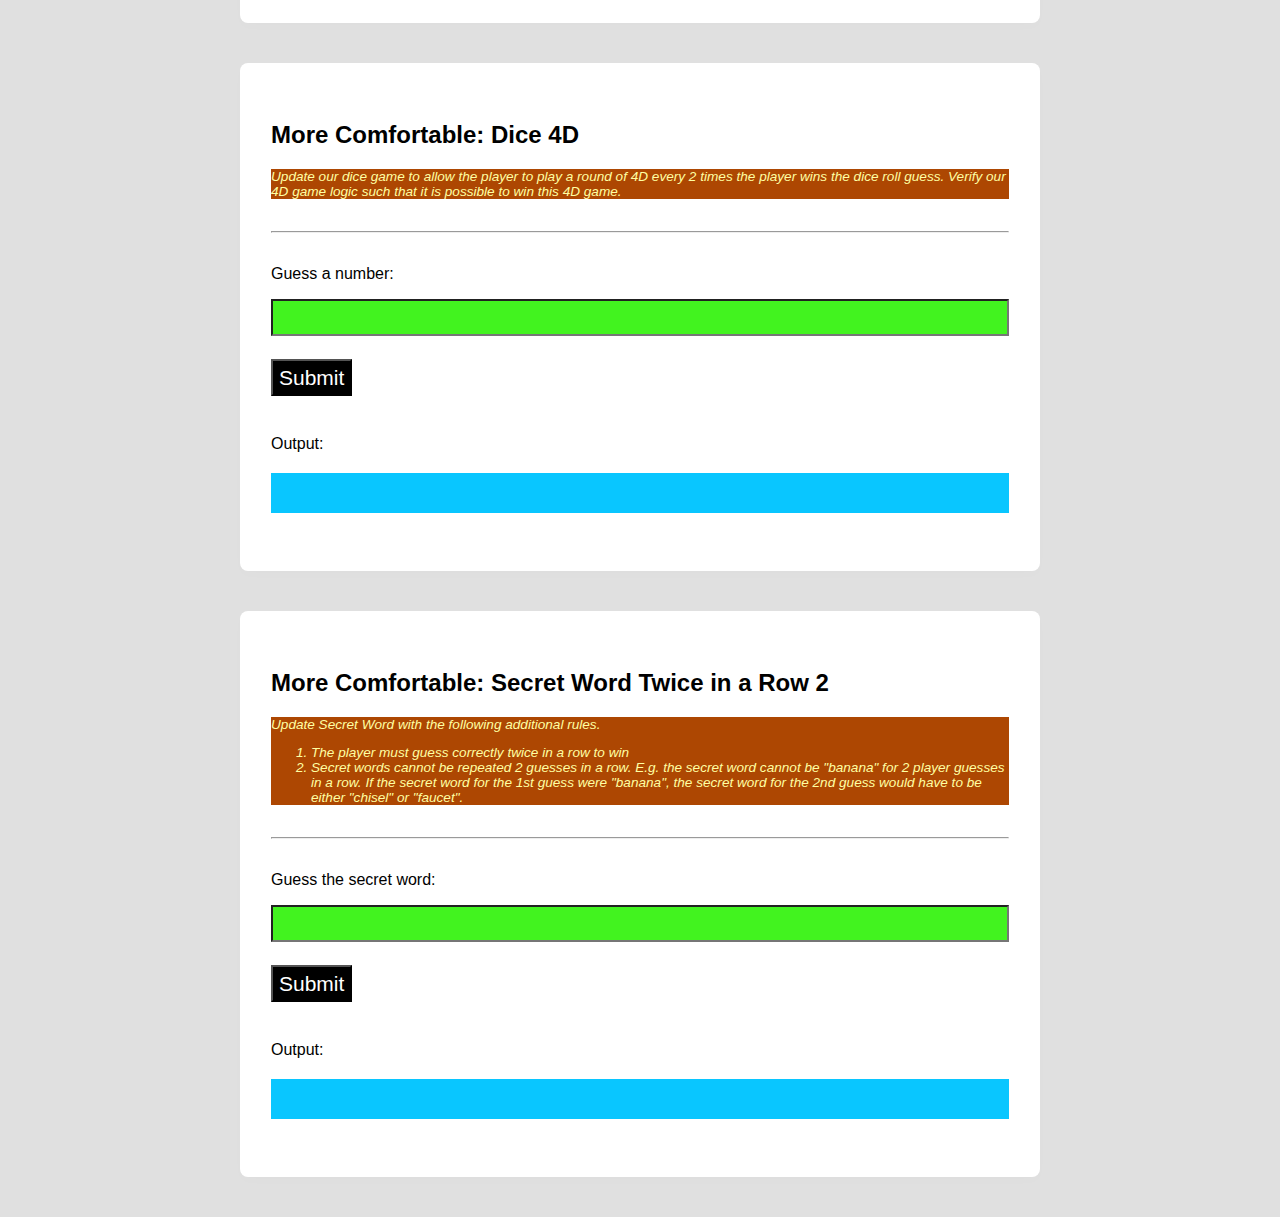
<file: day03-program-state/in-class/index.html>
<!--  All HTML files begin with the following line: -->
<!DOCTYPE html>
<!-- This indicates that the rest of the lines that follow are to be interpreted as HTML. It tells the browser about what document type to expect. -->

<!-- All text enclosed in angled brackets are known as HTML element tags. There are usually, but not always, starting and closing element "tags", each representing a HTML element.
The <html> element is known as the root element of a HTML page. All other elements are encased within it. -->
<html>
  <!-- The <head> element contains meta information about the HTML page, information that is not rendered or displayed by the browser -->
  <head>
    <!-- The meta tag defines meta information in the HTML document. In this case, we are defining the charset. UTF-8 allows us to use emojis in the CodeSandbox environment -->
    <meta charset="UTF-8" />
    <!-- The <title> element specifies a title for the HTML page (which is shown in the browser's title bar or in the page's tab) and is the default name given to a bookmark of a webpage. -->
    <title>Basics</title>
    <!-- The <link> element specifies a relationship between this HTML page and an external resource, namely the styles.css file here. For the syntax '../../' in '../../styles.css', we are referring to the styles.css file (in the main directory) found 2 folders above the current one. In this case, we are linking a stylesheet which is a CSS file containing information relating to the layout and style of the webpage. The syntax within the styles.css file is also referred to as CSS - Cascading Style Sheets. -->
    <link rel="stylesheet" href="../../styles.css" />
  </head>

  <!-- The <body> element defines the document's body, and is a container for all the visible contents that will be rendered by the browser.  -->
  <body>
    <!-- The <nav> tag semantically defines a set of navigation links. It doesn't have many properties different from a <div>, and exists purely for semantic naming. -->
    <nav>
      <!-- The <ul> tag represents an unordered list, where items in the list are rendered on a vertical bulleted list. While we are listing the days of the exercises on this navbar, we are positioning them horizontally without the bullets. This is done using CSS, and you can preview the syntax in styles.css (do a search for "nav ul"). -->
      <ul>
        <li>
          <!-- An <a> tag defines a hyperlink, linking one page to another. The page to link to will be added to the "href" property of the tag. -->
          <a href="../../index.html">Home</a>
        </li>
        <li>
          <!-- An <a> tag defines a hyperlink, linking one page to another. The page to link to will be added to the "href" property of the tag. -->
          <a
            href="../../day01-data-manipulation-and-functions/in-class/index.html"
            >Day 1</a
          >
        </li>
        <li>
          <a
            href="../../day02-if-statements-boolean-operators/in-class/index.html"
            >Day 2</a
          >
        </li>
        <li>
          <a href="../../day03-program-state/in-class/index.html">Day 3</a>
        </li>
        <li>
          <a href="../../day04-loops/in-class/index.html">Day 4</a>
        </li>
        <li>
          <a href="../../day05-mad-libs/in-class/index.html">Day 5</a>
        </li>
        <li>
          <a href="../../day07-moar-cards/in-class/index.html">Day 7</a>
        </li>
        <li class="project">
          <a href="../../project3-blackjack/index.html">Blackjack</a>
        </li>
        <li class="project">
          <a href="../../project2-beat-that/index.html">Beat That!</a>
        </li>
        <li class="project">
          <a href="../../project1-sps/index.html">Scissors Paper Stone</a>
        </li>
      </ul>
    </nav>
    <!-- The <h1> element defines a large heading. There are 6 pre-set header elements, <h1> to <h6> -->
    <h1 id="header">🚀 Basics Day 3: In-Class Exercises 🚀</h1>
    <div class="flex justify-content-center">
      <div class="button-group">
        <a href="../pre-class/index.html" class="button-group-button"
          >Pre-Class</a
        >
        <a href="../in-class/index.html" class="active button-group-button"
          >In-Class</a
        >
      </div>
    </div>
    <!-- The <hr> tag represents a horizontal rule. It is used if you want to add line dividers across your page. -->
    <hr />
    <!-- The <div> tag defines a division or a section in an HTML document, and is commonly use as a "container" for nested HTML elements. -->
    <div class="container">
      <h2>Base: Secret Word</h2>
      <div class="instructions-text">
        <p>
          Create a game where a player must correctly guess secret words to win.
        </p>
        <p>
          The computer chooses a random word from a set of three words. Feel
          free to use whatever words you'd like, but we will be using the words
          "banana", "chisel", and "faucet".
        </p>
        <p>
          To win the game the player must guess correctly
          <strong>twice</strong> in <strong>total</strong>; but is allowed to
          guess wrongly in between their two correct guesses.
        </p>
        <p>
          For each guess, output all information such as the guessed word, the
          secret word, and how many correct guesses the player still needs until
          she wins.
        </p>
      </div>
      <!-- The <hr> tag represents a horizontal rule. It is used if you want to add line dividers across your page. -->
      <hr />
      <!-- The <p> tag defines a paragraph element. -->
      <p>Guess the secret word:</p>
      <!-- The self-closing <input /> tag represents a field for a user to enter input. -->
      <input id="secret-word-base-input-field" />
      <!-- The self-closing <br /> tag represents a line break - a line's worth of spacing before dispalying the next element. -->
      <br />
      <!-- The <button> tag represents.. you guessed it! a button. -->
      <button id="secret-word-base-submit-button">Submit</button>
      <p>Output:</p>
      <div class="output-div" id="secret-word-base-output-div"></div>
    </div>
    <!-- The <div> tag defines a division or a section in an HTML document, and is commonly use as a "container" for nested HTML elements. -->
    <div class="container">
      <h2>Comfortable: Secret Word Twice in a Row</h2>
      <div class="instructions-text">
        <p>
          Update Secret Word with an additional rule: The player must guess
          correctly <strong>twice in a row</strong> to win.
        </p>
      </div>
      <!-- The <hr> tag represents a horizontal rule. It is used if you want to add line dividers across your page. -->
      <hr />
      <!-- The <p> tag defines a paragraph element. -->
      <p>Guess the secret word:</p>
      <!-- The self-closing <input /> tag represents a field for a user to enter input. -->
      <input id="secret-word-twice-row-input-field" />
      <!-- The self-closing <br /> tag represents a line break - a line's worth of spacing before dispalying the next element. -->
      <br />
      <!-- The <button> tag represents.. you guessed it! a button. -->
      <button id="secret-word-twice-row-submit-button">Submit</button>
      <p>Output:</p>
      <div class="output-div" id="secret-word-twice-row-output-div"></div>
    </div>
    <!-- The <div> tag defines a division or a section in an HTML document, and is commonly use as a "container" for nested HTML elements. -->
    <div class="container">
      <h2>Comfortable: Secret Word X in a Row</h2>
      <div class="instructions-text">
        <p>
          Update Secret Word game such that the number of times the player needs
          to guess correctly in a row changes between rounds.
        </p>
        <p>
          We define "round" as all gameplay until a player wins. The number of
          times the player needs to guess correctly is a number from 2 to 4,
          randomly chosen at the start of the round.
        </p>
        <p>
          When the player wins, the computer updates the number of times the
          player needs to guess correctly in a row for the next round.
        </p>
      </div>
      <!-- The <hr> tag represents a horizontal rule. It is used if you want to add line dividers across your page. -->
      <hr />
      <!-- The <p> tag defines a paragraph element. -->
      <p>Guess the secret word:</p>
      <!-- The self-closing <input /> tag represents a field for a user to enter input. -->
      <input id="secret-word-x-row-input-field" />
      <!-- The self-closing <br /> tag represents a line break - a line's worth of spacing before dispalying the next element. -->
      <br />
      <!-- The <button> tag represents.. you guessed it! a button. -->
      <button id="secret-word-x-row-submit-button">Submit</button>
      <p>Output:</p>
      <div class="output-div" id="secret-word-x-row-output-div"></div>
    </div>
    <!-- The <div> tag defines a division or a section in an HTML document, and is commonly use as a "container" for nested HTML elements. -->
    <div class="container">
      <h2>More Comfortable: Dice Within</h2>
      <div class="instructions-text">
        <p>
          Create a new version of our Coding Basics dice game (where the player
          guesses the dice roll) that randomly becomes easier or harder. At the
          beginning of the game and each time the player wins, the computer
          selects a random number from 1 to 3, which we call the "within
          number". If any of the player's guesses fall within the dice roll plus
          or minus the within number, the player wins.
        </p>
        <p>
          For example: the app randomly chooses 3 as the within number. The
          player can guess within 3 of the dice roll to win the game. The player
          guesses 2 and the dice roll is 5. The guess is within 3 of the dice
          roll so the player wins the game. At this point, the computer adjusts
          the difficulty of the game by choosing a new within number.
        </p>
      </div>
      <!-- The <hr> tag represents a horizontal rule. It is used if you want to add line dividers across your page. -->
      <hr />
      <!-- The <p> tag defines a paragraph element. -->
      <p>Guess a number:</p>
      <!-- The self-closing <input /> tag represents a field for a user to enter input. -->
      <input id="dice-within-input-field" />
      <!-- The self-closing <br /> tag represents a line break - a line's worth of spacing before dispalying the next element. -->
      <br />
      <!-- The <button> tag represents.. you guessed it! a button. -->
      <button id="dice-within-submit-button">Submit</button>
      <p>Output:</p>
      <div class="output-div" id="dice-within-output-div"></div>
    </div>
    <!-- The <div> tag defines a division or a section in an HTML document, and is commonly use as a "container" for nested HTML elements. -->
    <div class="container">
      <h2>More Comfortable: Dice Within with 2 Dice</h2>
      <div class="instructions-text">
        <p>
          Update our dice game to include an additional dice. With each player
          guess, the computer rolls 2 dice. If the player guess is within either
          of the 2 dice rolls plus or minus the within number, the player wins.
        </p>
      </div>
      <!-- The <hr> tag represents a horizontal rule. It is used if you want to add line dividers across your page. -->
      <hr />
      <!-- The <p> tag defines a paragraph element. -->
      <p>Guess a number:</p>
      <!-- The self-closing <input /> tag represents a field for a user to enter input. -->
      <input id="dice-within-2-dice-input-field" />
      <!-- The self-closing <br /> tag represents a line break - a line's worth of spacing before dispalying the next element. -->
      <br />
      <!-- The <button> tag represents.. you guessed it! a button. -->
      <button id="dice-within-2-dice-submit-button">Submit</button>
      <p>Output:</p>
      <div class="output-div" id="dice-within-2-dice-output-div"></div>
    </div>
    <!-- The <div> tag defines a division or a section in an HTML document, and is commonly use as a "container" for nested HTML elements. -->
    <div class="container">
      <h2>More Comfortable: Dice 4D</h2>
      <div class="instructions-text">
        <p>
          Update our dice game to allow the player to play a round of 4D every 2
          times the player wins the dice roll guess. Verify our 4D game logic
          such that it is possible to win this 4D game.
        </p>
      </div>
      <!-- The <hr> tag represents a horizontal rule. It is used if you want to add line dividers across your page. -->
      <hr />
      <!-- The <p> tag defines a paragraph element. -->
      <p>Guess a number:</p>
      <!-- The self-closing <input /> tag represents a field for a user to enter input. -->
      <input id="dice-4d-input-field" />
      <!-- The self-closing <br /> tag represents a line break - a line's worth of spacing before dispalying the next element. -->
      <br />
      <!-- The <button> tag represents.. you guessed it! a button. -->
      <button id="dice-4d-submit-button">Submit</button>
      <p>Output:</p>
      <div class="output-div" id="dice-4d-output-div"></div>
    </div>
    <!-- The <div> tag defines a division or a section in an HTML document, and is commonly use as a "container" for nested HTML elements. -->
    <div class="container">
      <h2>More Comfortable: Secret Word Twice in a Row 2</h2>
      <div class="instructions-text">
        <p>Update Secret Word with the following additional rules.</p>
        <!-- The <ol> tag represents an ordered list, where items in the list can be ordered numerically. -->
        <ol>
          <!-- The <li> tag represents a list item, which has to be contained in an ordered list (<ol>) or an unordered list (<ul>). -->
          <li>The player must guess correctly twice in a row to win</li>
          <li>
            Secret words cannot be repeated 2 guesses in a row. E.g. the secret
            word cannot be "banana" for 2 player guesses in a row. If the secret
            word for the 1st guess were "banana", the secret word for the 2nd
            guess would have to be either "chisel" or "faucet".
          </li>
        </ol>
      </div>
      <!-- The <hr> tag represents a horizontal rule. It is used if you want to add line dividers across your page. -->
      <hr />
      <!-- The <p> tag defines a paragraph element. -->
      <p>Guess the secret word:</p>
      <!-- The self-closing <input /> tag represents a field for a user to enter input. -->
      <input id="secret-word-twice-2-input-field" />
      <!-- The self-closing <br /> tag represents a line break - a line's worth of spacing before dispalying the next element. -->
      <br />
      <!-- The <button> tag represents.. you guessed it! a button. -->
      <button id="secret-word-twice-2-submit-button">Submit</button>
      <p>Output:</p>
      <div class="output-div" id="secret-word-twice-2-output-div"></div>
    </div>
    <!-- Everything below this is incorporating JavaScript programming logic into the webpage. -->
    <!-- The script tag encloses JavaScript syntax for the browser to interpret programtically -->
    <!-- The following line imports all code written in the script.js file -->
    <script src="script.js"></script>
    <!-- Define button click functionality -->
    <script>
      // Declare and define variables that represents the Submit Button for each exercise
      var secretWordBaseButton = document.querySelector(
        "#secret-word-base-submit-button"
      );
      var secretWordTwiceRowButton = document.querySelector(
        "#secret-word-twice-row-submit-button"
      );
      var secretWordXRowButton = document.querySelector(
        "#secret-word-x-row-submit-button"
      );
      var diceWithinButton = document.querySelector(
        "#dice-within-submit-button"
      );
      var diceWithin2DiceButton = document.querySelector(
        "#dice-within-2-dice-submit-button"
      );
      var dice4DButton = document.querySelector("#dice-4d-submit-button");
      var secretWordTwice2Button = document.querySelector(
        "#secret-word-twice-2-submit-button"
      );

      // When the submit button is clicked, access the text entered by the user in the corresponding input field for the exercise
      // And pass it as an input parameter to the various main function(s) as defined in script.js
      secretWordBaseButton.addEventListener("click", function () {
        // Set result to input value
        var input = document.querySelector("#secret-word-base-input-field");
        // Store the output of the main function in a new variable
        var result = secretWordBaseMain(input.value);

        // Display result in output element
        var output = document.querySelector("#secret-word-base-output-div");
        output.innerHTML = result;

        // Reset input value
        input.value = "";
      });

      secretWordTwiceRowButton.addEventListener("click", function () {
        // Set result to input value
        var input = document.querySelector(
          "#secret-word-twice-row-input-field"
        );
        // Store the output of the main function in a new variable
        var result = secretWordTwiceRowMain(input.value);

        // Display result in output element
        var output = document.querySelector(
          "#secret-word-twice-row-output-div"
        );
        output.innerHTML = result;

        // Reset input value
        input.value = "";
      });

      secretWordXRowButton.addEventListener("click", function () {
        // Set result to input value
        var input = document.querySelector("#secret-word-x-row-input-field");
        // Store the output of the main function in a new variable
        var result = secretWordXRowMain(input.value);

        // Display result in output element
        var output = document.querySelector("#secret-word-x-row-output-div");
        output.innerHTML = result;

        // Reset input value
        input.value = "";
      });

      diceWithinButton.addEventListener("click", function () {
        // Set result to input value
        var input = document.querySelector("#dice-within-input-field");
        // Store the output of the main function in a new variable
        var result = diceWithinMain(input.value);

        // Display result in output element
        var output = document.querySelector("#dice-within-output-div");
        output.innerHTML = result;

        // Reset input value
        input.value = "";
      });

      diceWithin2DiceButton.addEventListener("click", function () {
        // Set result to input value
        var input = document.querySelector("#dice-within-2-dice-input-field");
        // Store the output of the main function in a new variable
        var result = diceWithin2DiceMain(input.value);

        // Display result in output element
        var output = document.querySelector("#dice-within-2-dice-output-div");
        output.innerHTML = result;

        // Reset input value
        input.value = "";
      });

      dice4DButton.addEventListener("click", function () {
        // Set result to input value
        var input = document.querySelector("#dice-4d-input-field");
        // Store the output of the main function in a new variable
        var result = dice4DMain(input.value);

        // Display result in output element
        var output = document.querySelector("#dice-4d-output-div");
        output.innerHTML = result;

        // Reset input value
        input.value = "";
      });

      secretWordTwice2Button.addEventListener("click", function () {
        // Set result to input value
        var input = document.querySelector("#secret-word-twice-2-input-field");
        // Store the output of the main function in a new variable
        var result = secretWordTwice2Main(input.value);

        // Display result in output element
        var output = document.querySelector("#secret-word-twice-2-output-div");
        output.innerHTML = result;

        // Reset input value
        input.value = "";
      });
    </script>
  </body>
</html>
</file>
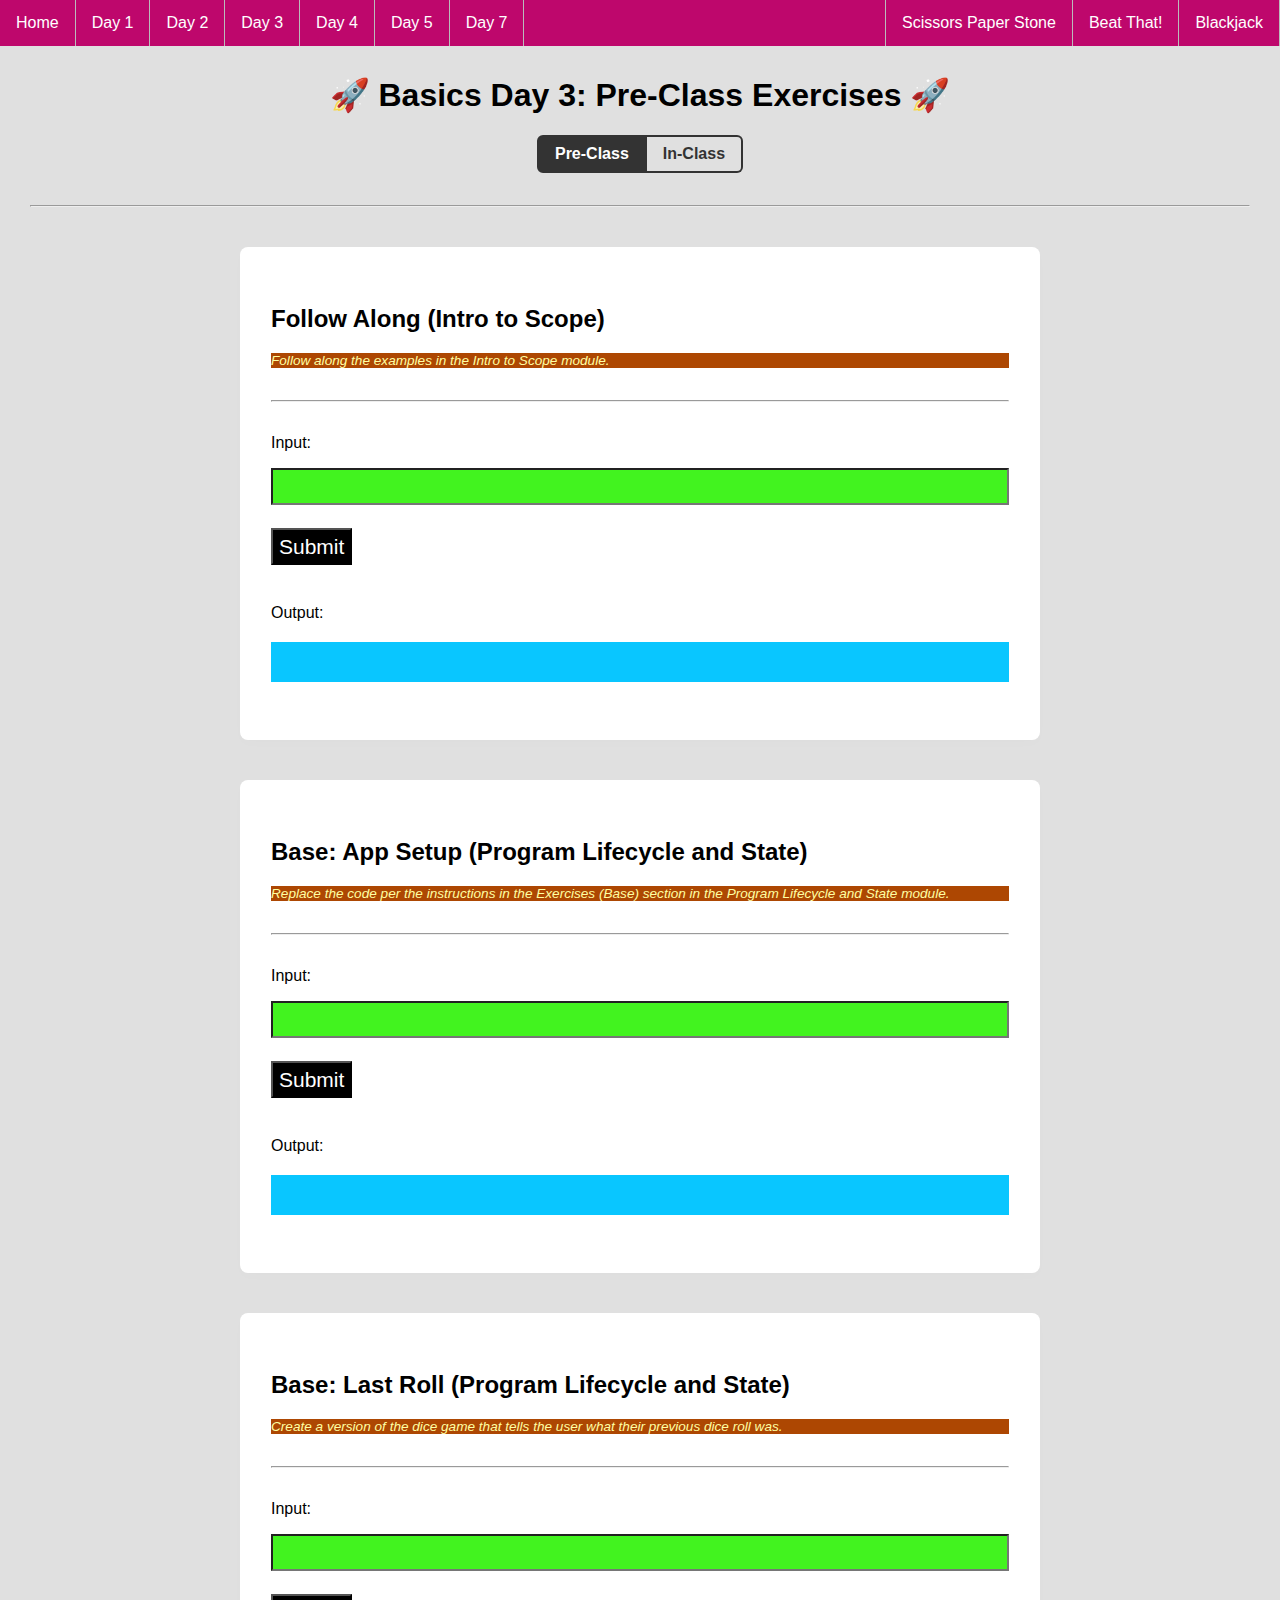
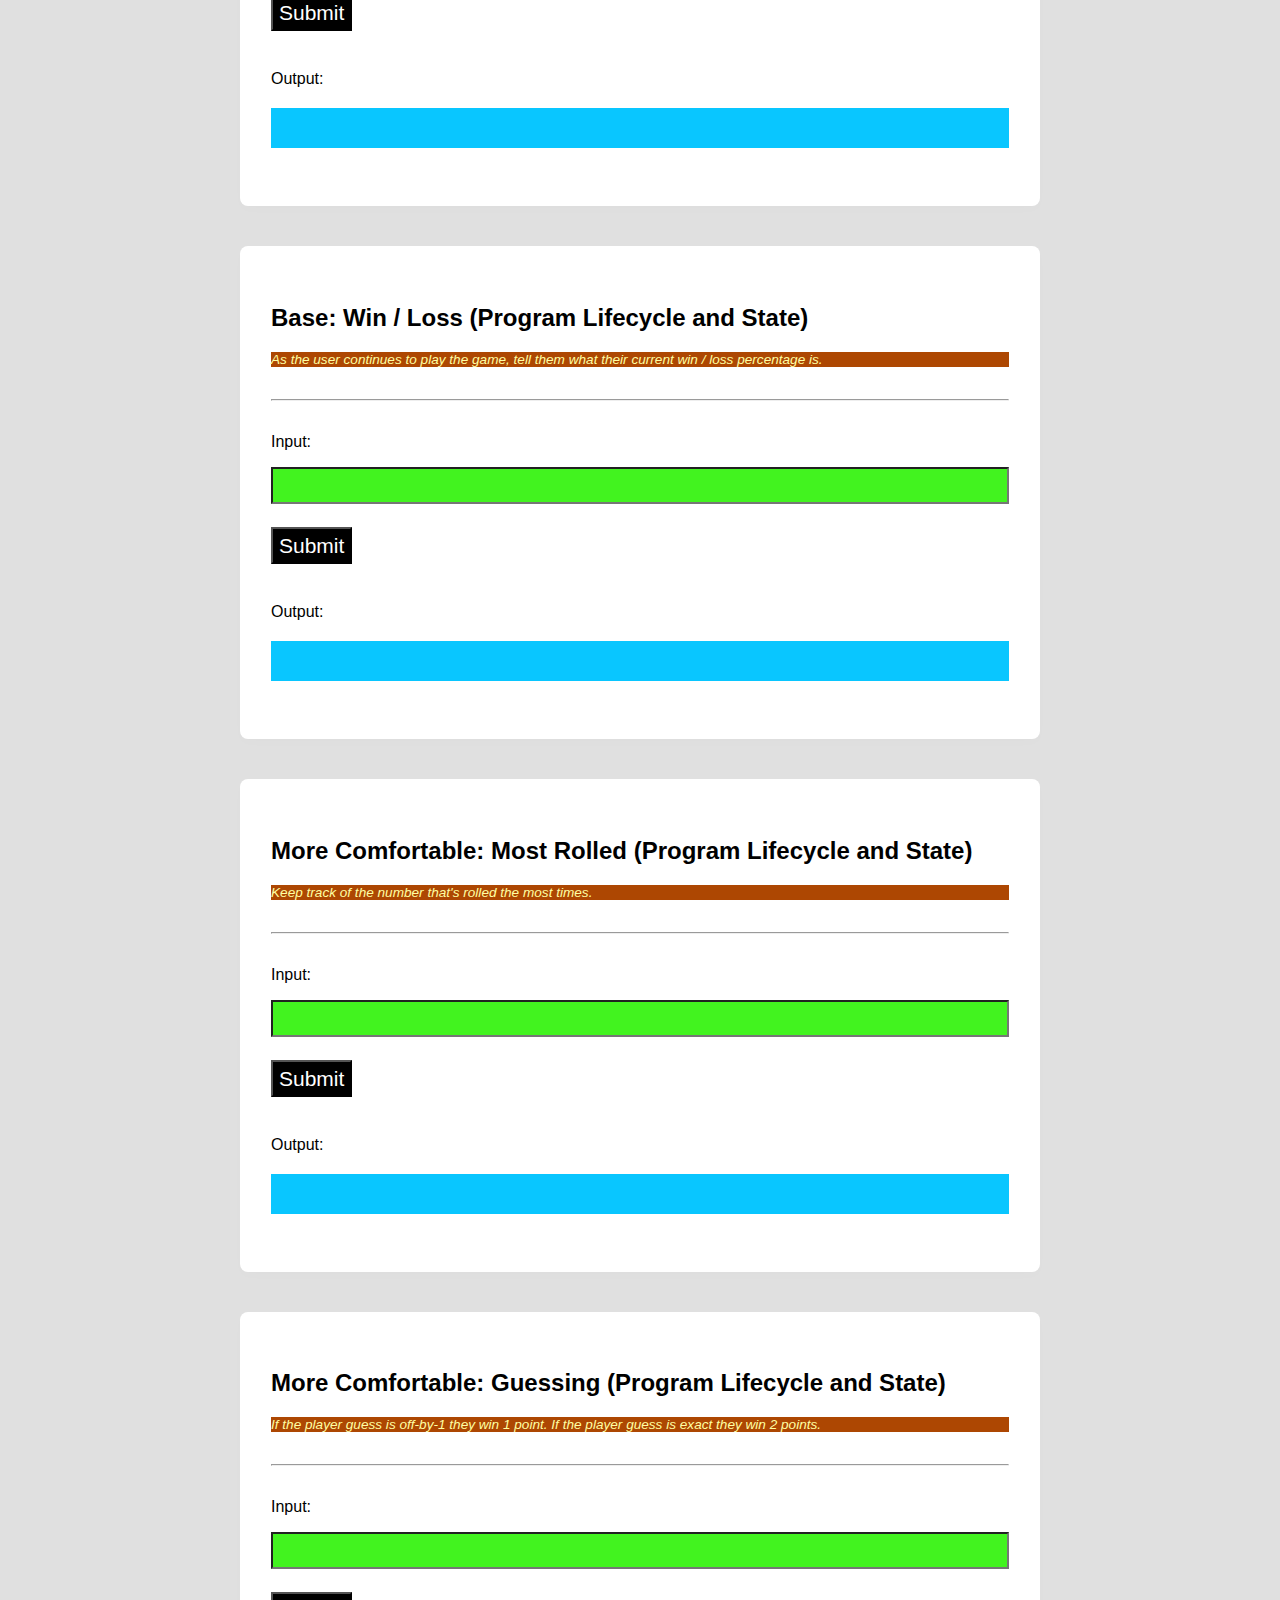
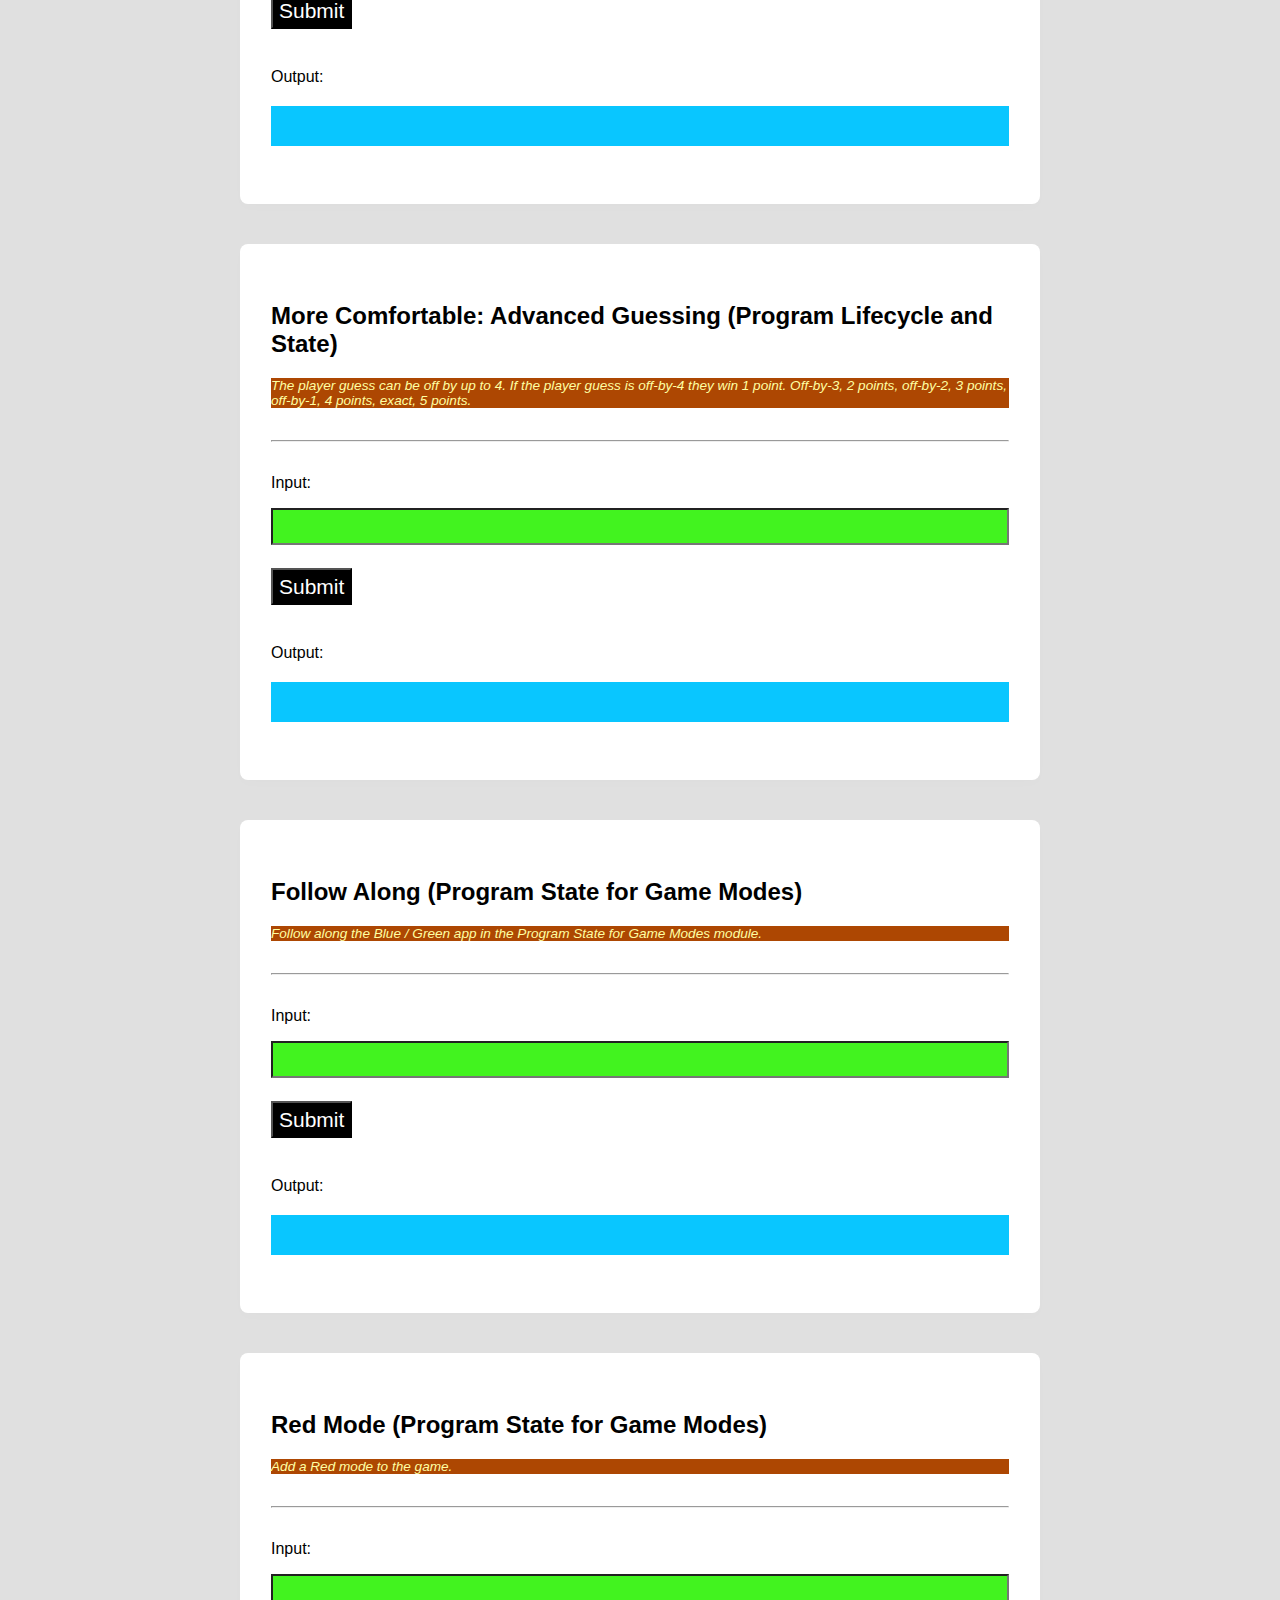
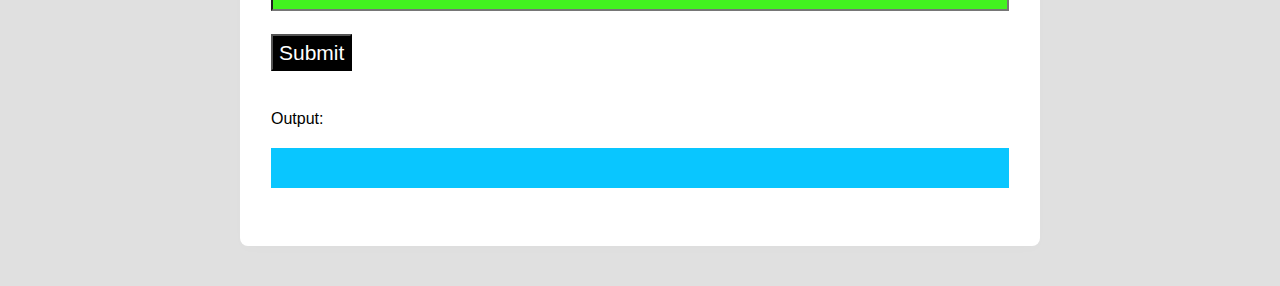
<file: day03-program-state/pre-class/index.html>
<!--  All HTML files begin with the following line: -->
<!DOCTYPE html>
<!-- This indicates that the rest of the lines that follow are to be interpreted as HTML. It tells the browser about what document type to expect. -->

<!-- All text enclosed in angled brackets are known as HTML element tags. There are usually, but not always, starting and closing element "tags", each representing a HTML element.
The <html> element is known as the root element of a HTML page. All other elements are encased within it. -->
<html>
  <!-- The <head> element contains meta information about the HTML page, information that is not rendered or displayed by the browser -->
  <head>
    <!-- The meta tag defines meta information in the HTML document. In this case, we are defining the charset. UTF-8 allows us to use emojis in the CodeSandbox environment -->
    <meta charset="UTF-8" />
    <!-- The <title> element specifies a title for the HTML page (which is shown in the browser's title bar or in the page's tab) and is the default name given to a bookmark of a webpage. -->
    <title>Basics</title>
    <!-- The <link> element specifies a relationship between this HTML page and an external resource, namely the styles.css file here. For the syntax '../../' in '../../styles.css', we are referring to the styles.css file (in the main directory) found 2 folders above the current one. In this case, we are linking a stylesheet which is a CSS file containing information relating to the layout and style of the webpage. The syntax within the styles.css file is also referred to as CSS - Cascading Style Sheets. -->
    <link rel="stylesheet" href="../../styles.css" />
  </head>

  <!-- The <body> element defines the document's body, and is a container for all the visible contents that will be rendered by the browser.  -->
  <body>
    <!-- The <nav> tag semantically defines a set of navigation links. It doesn't have many properties different from a <div>, and exists purely for semantic naming. -->
    <nav>
      <!-- The <ul> tag represents an unordered list, where items in the list are rendered on a vertical bulleted list. While we are listing the days of the exercises on this navbar, we are positioning them horizontally without the bullets. This is done using CSS, and you can preview the syntax in styles.css (do a search for "nav ul"). -->
      <ul>
        <li>
          <!-- An <a> tag defines a hyperlink, linking one page to another. The page to link to will be added to the "href" property of the tag. -->
          <a href="../../index.html">Home</a>
        </li>
        <li>
          <!-- An <a> tag defines a hyperlink, linking one page to another. The page to link to will be added to the "href" property of the tag. -->
          <a
            href="../../day01-data-manipulation-and-functions/in-class/index.html"
            >Day 1</a
          >
        </li>
        <li>
          <a
            href="../../day02-if-statements-boolean-operators/in-class/index.html"
            >Day 2</a
          >
        </li>
        <li>
          <a href="../../day03-program-state/in-class/index.html">Day 3</a>
        </li>
        <li>
          <a href="../../day04-loops/in-class/index.html">Day 4</a>
        </li>
        <li>
          <a href="../../day05-mad-libs/in-class/index.html">Day 5</a>
        </li>
        <li>
          <a href="../../day07-moar-cards/in-class/index.html">Day 7</a>
        </li>
        <li class="project">
          <a href="../../project3-blackjack/index.html">Blackjack</a>
        </li>
        <li class="project">
          <a href="../../project2-beat-that/index.html">Beat That!</a>
        </li>
        <li class="project">
          <a href="../../project1-sps/index.html">Scissors Paper Stone</a>
        </li>
      </ul>
    </nav>
    <!-- The <h1> element defines a large heading. There are 6 pre-set header elements, <h1> to <h6> -->
    <h1 id="header">🚀 Basics Day 3: Pre-Class Exercises 🚀</h1>
    <div class="flex justify-content-center">
      <div class="button-group">
        <a href="../pre-class/index.html" class="active button-group-button"
          >Pre-Class</a
        >
        <a href="../in-class/index.html" class="button-group-button"
          >In-Class</a
        >
      </div>
    </div>
    <!-- The <hr> tag represents a horizontal rule. It is used if you want to add line dividers across your page. -->
    <hr />
    <!-- The <div> tag defines a division or a section in an HTML document, and is commonly use as a "container" for nested HTML elements. -->
    <div class="container">
      <h2>Follow Along (Intro to Scope)</h2>
      <div class="instructions-text">
        <p>Follow along the examples in the Intro to Scope module.</p>
      </div>
      <!-- The <hr> tag represents a horizontal rule. It is used if you want to add line dividers across your page. -->
      <hr />
      <!-- The <p> tag defines a paragraph element. -->
      <p>Input:</p>
      <!-- The self-closing <input /> tag represents a field for a user to enter input. -->
      <input id="intro-scope-input-field" />
      <!-- The self-closing <br /> tag represents a line break - a line's worth of spacing before dispalying the next element. -->
      <br />
      <!-- The <button> tag represents.. you guessed it! a button. -->
      <button id="intro-scope-submit-button">Submit</button>
      <p>Output:</p>
      <div class="output-div" id="intro-scope-output-div"></div>
    </div>
    <!-- The <div> tag defines a division or a section in an HTML document, and is commonly use as a "container" for nested HTML elements. -->
    <div class="container">
      <h2>Base: App Setup (Program Lifecycle and State)</h2>
      <div class="instructions-text">
        <p>
          Replace the code per the instructions in the Exercises (Base) section
          in the Program Lifecycle and State module.
        </p>
      </div>
      <!-- The <hr> tag represents a horizontal rule. It is used if you want to add line dividers across your page. -->
      <hr />
      <!-- The <p> tag defines a paragraph element. -->
      <p>Input:</p>
      <!-- The self-closing <input /> tag represents a field for a user to enter input. -->
      <input id="app-setup-input-field" />
      <!-- The self-closing <br /> tag represents a line break - a line's worth of spacing before dispalying the next element. -->
      <br />
      <!-- The <button> tag represents.. you guessed it! a button. -->
      <button id="app-setup-submit-button">Submit</button>
      <p>Output:</p>
      <div class="output-div" id="app-setup-output-div"></div>
    </div>
    <!-- The <div> tag defines a division or a section in an HTML document, and is commonly use as a "container" for nested HTML elements. -->
    <div class="container">
      <h2>Base: Last Roll (Program Lifecycle and State)</h2>
      <div class="instructions-text">
        <p>
          Create a version of the dice game that tells the user what their
          previous dice roll was.
        </p>
      </div>
      <!-- The <hr> tag represents a horizontal rule. It is used if you want to add line dividers across your page. -->
      <hr />
      <!-- The <p> tag defines a paragraph element. -->
      <p>Input:</p>
      <!-- The self-closing <input /> tag represents a field for a user to enter input. -->
      <input id="last-roll-input-field" />
      <!-- The self-closing <br /> tag represents a line break - a line's worth of spacing before dispalying the next element. -->
      <br />
      <!-- The <button> tag represents.. you guessed it! a button. -->
      <button id="last-roll-submit-button">Submit</button>
      <p>Output:</p>
      <div class="output-div" id="last-roll-output-div"></div>
    </div>
    <!-- The <div> tag defines a division or a section in an HTML document, and is commonly use as a "container" for nested HTML elements. -->
    <div class="container">
      <h2>Base: Win / Loss (Program Lifecycle and State)</h2>
      <div class="instructions-text">
        <p>
          As the user continues to play the game, tell them what their current
          win / loss percentage is.
        </p>
      </div>
      <!-- The <hr> tag represents a horizontal rule. It is used if you want to add line dividers across your page. -->
      <hr />
      <!-- The <p> tag defines a paragraph element. -->
      <p>Input:</p>
      <!-- The self-closing <input /> tag represents a field for a user to enter input. -->
      <input id="win-loss-input-field" />
      <!-- The self-closing <br /> tag represents a line break - a line's worth of spacing before dispalying the next element. -->
      <br />
      <!-- The <button> tag represents.. you guessed it! a button. -->
      <button id="win-loss-submit-button">Submit</button>
      <p>Output:</p>
      <div class="output-div" id="win-loss-output-div"></div>
    </div>
    <!-- The <div> tag defines a division or a section in an HTML document, and is commonly use as a "container" for nested HTML elements. -->
    <div class="container">
      <h2>More Comfortable: Most Rolled (Program Lifecycle and State)</h2>
      <div class="instructions-text">
        <p>Keep track of the number that's rolled the most times.</p>
      </div>
      <!-- The <hr> tag represents a horizontal rule. It is used if you want to add line dividers across your page. -->
      <hr />
      <!-- The <p> tag defines a paragraph element. -->
      <p>Input:</p>
      <!-- The self-closing <input /> tag represents a field for a user to enter input. -->
      <input id="most-rolled-input-field" />
      <!-- The self-closing <br /> tag represents a line break - a line's worth of spacing before dispalying the next element. -->
      <br />
      <!-- The <button> tag represents.. you guessed it! a button. -->
      <button id="most-rolled-submit-button">Submit</button>
      <p>Output:</p>
      <div class="output-div" id="most-rolled-output-div"></div>
    </div>
    <!-- The <div> tag defines a division or a section in an HTML document, and is commonly use as a "container" for nested HTML elements. -->
    <div class="container">
      <h2>More Comfortable: Guessing (Program Lifecycle and State)</h2>
      <div class="instructions-text">
        <p>
          If the player guess is off-by-1 they win 1 point. If the player guess
          is exact they win 2 points.
        </p>
      </div>
      <!-- The <hr> tag represents a horizontal rule. It is used if you want to add line dividers across your page. -->
      <hr />
      <!-- The <p> tag defines a paragraph element. -->
      <p>Input:</p>
      <!-- The self-closing <input /> tag represents a field for a user to enter input. -->
      <input id="guessing-input-field" />
      <!-- The self-closing <br /> tag represents a line break - a line's worth of spacing before dispalying the next element. -->
      <br />
      <!-- The <button> tag represents.. you guessed it! a button. -->
      <button id="guessing-submit-button">Submit</button>
      <p>Output:</p>
      <div class="output-div" id="guessing-output-div"></div>
    </div>
    <!-- The <div> tag defines a division or a section in an HTML document, and is commonly use as a "container" for nested HTML elements. -->
    <div class="container">
      <h2>More Comfortable: Advanced Guessing (Program Lifecycle and State)</h2>
      <div class="instructions-text">
        <p>
          The player guess can be off by up to 4. If the player guess is
          off-by-4 they win 1 point. Off-by-3, 2 points, off-by-2, 3 points,
          off-by-1, 4 points, exact, 5 points.
        </p>
      </div>
      <!-- The <hr> tag represents a horizontal rule. It is used if you want to add line dividers across your page. -->
      <hr />
      <!-- The <p> tag defines a paragraph element. -->
      <p>Input:</p>
      <!-- The self-closing <input /> tag represents a field for a user to enter input. -->
      <input id="advanced-guessing-input-field" />
      <!-- The self-closing <br /> tag represents a line break - a line's worth of spacing before dispalying the next element. -->
      <br />
      <!-- The <button> tag represents.. you guessed it! a button. -->
      <button id="advanced-guessing-submit-button">Submit</button>
      <p>Output:</p>
      <div class="output-div" id="advanced-guessing-output-div"></div>
    </div>
    <!-- The <div> tag defines a division or a section in an HTML document, and is commonly use as a "container" for nested HTML elements. -->
    <div class="container">
      <h2>Follow Along (Program State for Game Modes)</h2>
      <div class="instructions-text">
        <p>
          Follow along the Blue / Green app in the Program State for Game Modes
          module.
        </p>
      </div>
      <!-- The <hr> tag represents a horizontal rule. It is used if you want to add line dividers across your page. -->
      <hr />
      <!-- The <p> tag defines a paragraph element. -->
      <p>Input:</p>
      <!-- The self-closing <input /> tag represents a field for a user to enter input. -->
      <input id="follow-along-input-field" />
      <!-- The self-closing <br /> tag represents a line break - a line's worth of spacing before dispalying the next element. -->
      <br />
      <!-- The <button> tag represents.. you guessed it! a button. -->
      <button id="follow-along-submit-button">Submit</button>
      <p>Output:</p>
      <div class="output-div" id="follow-along-output-div"></div>
    </div>
    <!-- The <div> tag defines a division or a section in an HTML document, and is commonly use as a "container" for nested HTML elements. -->
    <div class="container">
      <h2>Red Mode (Program State for Game Modes)</h2>
      <div class="instructions-text">
        <p>Add a Red mode to the game.</p>
      </div>
      <!-- The <hr> tag represents a horizontal rule. It is used if you want to add line dividers across your page. -->
      <hr />
      <!-- The <p> tag defines a paragraph element. -->
      <p>Input:</p>
      <!-- The self-closing <input /> tag represents a field for a user to enter input. -->
      <input id="red-mode-input-field" />
      <!-- The self-closing <br /> tag represents a line break - a line's worth of spacing before dispalying the next element. -->
      <br />
      <!-- The <button> tag represents.. you guessed it! a button. -->
      <button id="red-mode-submit-button">Submit</button>
      <p>Output:</p>
      <div class="output-div" id="red-mode-output-div"></div>
    </div>
    <!-- Everything below this is incorporating JavaScript programming logic into the webpage. -->
    <!-- The script tag encloses JavaScript syntax for the browser to interpret programtically -->
    <!-- The following line imports all code written in the script.js file -->
    <script src="script.js"></script>
    <!-- Define button click functionality -->
    <script>
      // Declare and define variables that represents the Submit Button for each exercise
      var introScopeButton = document.querySelector(
        "#intro-scope-submit-button"
      );
      var appSetupButton = document.querySelector("#app-setup-submit-button");
      var lastRollButton = document.querySelector("#last-roll-submit-button");
      var winLossButton = document.querySelector("#win-loss-submit-button");
      var mostRolledButton = document.querySelector(
        "#most-rolled-submit-button"
      );
      var guessingButton = document.querySelector("#guessing-submit-button");
      var advancedGuessingButton = document.querySelector(
        "#advanced-guessing-submit-button"
      );
      var followAlongButton = document.querySelector(
        "#follow-along-submit-button"
      );
      var redModeButton = document.querySelector("#red-mode-submit-button");

      // When the submit button is clicked, access the text entered by the user in the input field
      // And pass it as an input parameter to the main function as defined in script.js
      introScopeButton.addEventListener("click", function () {
        // Set result to input value
        var input = document.querySelector("#intro-scope-input-field");
        // Store the output of the main function in a new variable
        var result = introScopeMain(input.value);

        // Display result in output element
        var output = document.querySelector("#intro-scope-output-div");
        output.innerHTML = result;

        // Reset input value
        input.value = "";
      });

      appSetupButton.addEventListener("click", function () {
        // Set result to input value
        var input = document.querySelector("#app-setup-input-field");
        // Store the output of the main function in a new variable
        var result = appSetupMain(input.value);

        // Display result in output element
        var output = document.querySelector("#app-setup-output-div");
        output.innerHTML = result;

        // Reset input value
        input.value = "";
      });

      lastRollButton.addEventListener("click", function () {
        // Set result to input value
        var input = document.querySelector("#last-roll-input-field");
        // Store the output of the main function in a new variable
        var result = lastRollMain(input.value);

        // Display result in output element
        var output = document.querySelector("#last-roll-output-div");
        output.innerHTML = result;

        // Reset input value
        input.value = "";
      });

      winLossButton.addEventListener("click", function () {
        // Set result to input value
        var input = document.querySelector("#win-loss-input-field");
        // Store the output of the main function in a new variable
        var result = winLossMain(input.value);

        // Display result in output element
        var output = document.querySelector("#win-loss-output-div");
        output.innerHTML = result;

        // Reset input value
        input.value = "";
      });

      mostRolledButton.addEventListener("click", function () {
        // Set result to input value
        var input = document.querySelector("#most-rolled-input-field");
        // Store the output of the main function in a new variable
        var result = mostRolledMain(input.value);

        // Display result in output element
        var output = document.querySelector("#most-rolled-output-div");
        output.innerHTML = result;

        // Reset input value
        input.value = "";
      });

      guessingButton.addEventListener("click", function () {
        // Set result to input value
        var input = document.querySelector("#guessing-input-field");
        // Store the output of the main function in a new variable
        var result = guessingMain(input.value);

        // Display result in output element
        var output = document.querySelector("#guessing-output-div");
        output.innerHTML = result;

        // Reset input value
        input.value = "";
      });

      advancedGuessingButton.addEventListener("click", function () {
        // Set result to input value
        var input = document.querySelector("#advanced-guessing-input-field");
        // Store the output of the main function in a new variable
        var result = advancedGuessingMain(input.value);

        // Display result in output element
        var output = document.querySelector("#advanced-guessing-output-div");
        output.innerHTML = result;

        // Reset input value
        input.value = "";
      });

      followAlongButton.addEventListener("click", function () {
        // Set result to input value
        var input = document.querySelector("#follow-along-input-field");
        // Store the output of the main function in a new variable
        var result = followAlongMain(input.value);

        // Display result in output element
        var output = document.querySelector("#follow-along-output-div");
        output.innerHTML = result;

        // Reset input value
        input.value = "";
      });

      redModeButton.addEventListener("click", function () {
        // Set result to input value
        var input = document.querySelector("#red-mode-input-field");
        // Store the output of the main function in a new variable
        var result = redModeMain(input.value);

        // Display result in output element
        var output = document.querySelector("#red-mode-output-div");
        output.innerHTML = result;

        // Reset input value
        input.value = "";
      });
    </script>
  </body>
</html>
</file>
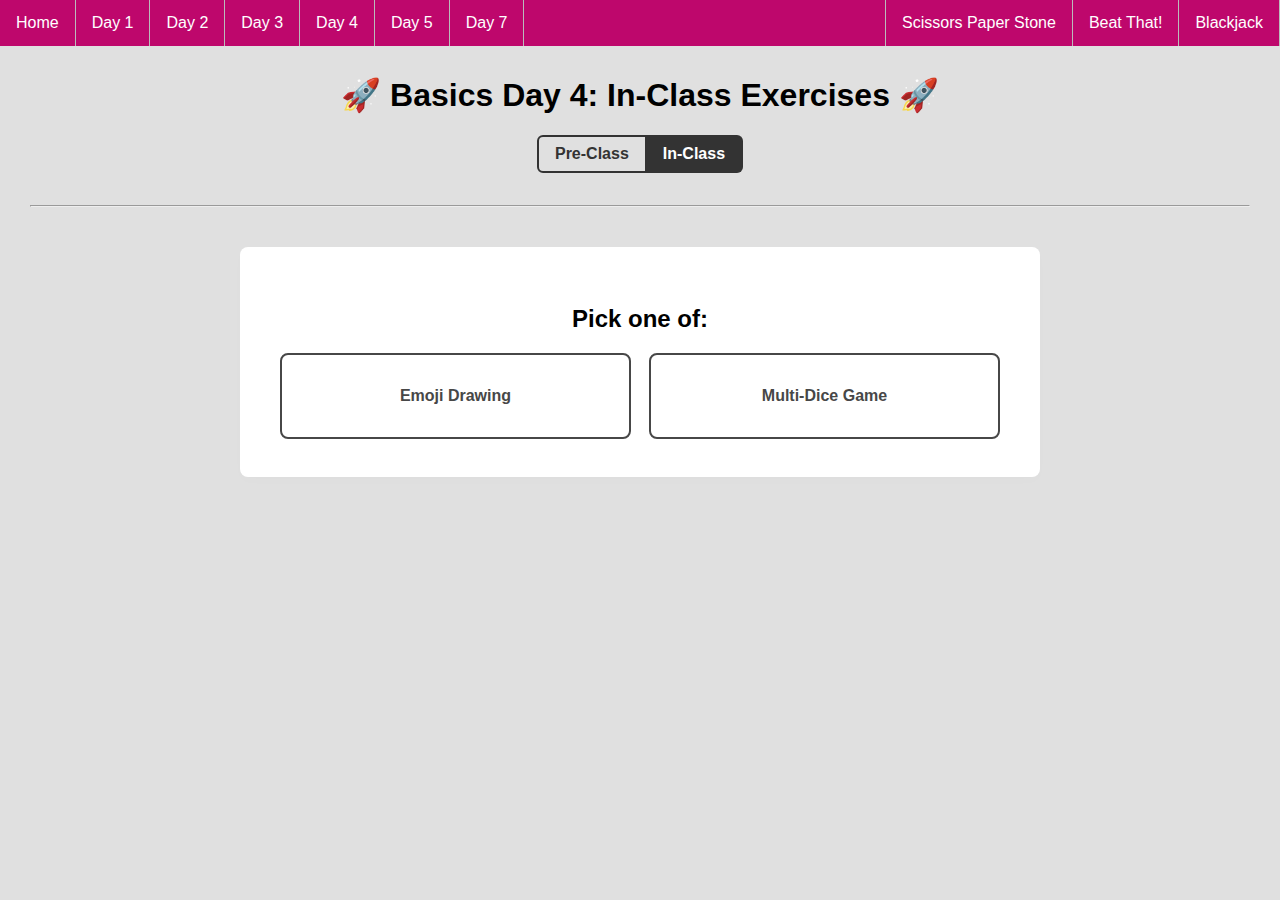
<file: day04-loops/in-class/index.html>
<!--  All HTML files begin with the following line: -->
<!DOCTYPE html>
<!-- This indicates that the rest of the lines that follow are to be interpreted as HTML. It tells the browser about what document type to expect. -->

<!-- All text enclosed in angled brackets are known as HTML element tags. There are usually, but not always, starting and closing element "tags", each representing a HTML element.
The <html> element is known as the root element of a HTML page. All other elements are encased within it. -->
<html>
  <!-- The <head> element contains meta information about the HTML page, information that is not rendered or displayed by the browser -->
  <head>
    <!-- The meta tag defines meta information in the HTML document. In this case, we are defining the charset. UTF-8 allows us to use emojis in the CodeSandbox environment -->
    <meta charset="UTF-8" />
    <!-- The <title> element specifies a title for the HTML page (which is shown in the browser's title bar or in the page's tab) and is the default name given to a bookmark of a webpage. -->
    <title>Basics</title>
    <!-- The <link> element specifies a relationship between this HTML page and an external resource, namely the styles.css file here. For the syntax '../../' in '../../styles.css', we are referring to the styles.css file (in the main directory) found 2 folders above the current one. In this case, we are linking a stylesheet which is a CSS file containing information relating to the layout and style of the webpage. The syntax within the styles.css file is also referred to as CSS - Cascading Style Sheets. -->
    <link rel="stylesheet" href="../../styles.css" />
  </head>

  <!-- The <body> element defines the document's body, and is a container for all the visible contents that will be rendered by the browser.  -->
  <body>
    <!-- The <nav> tag semantically defines a set of navigation links. It doesn't have many properties different from a <div>, and exists purely for semantic naming. -->
    <nav>
      <!-- The <ul> tag represents an unordered list, where items in the list are rendered on a vertical bulleted list. While we are listing the days of the exercises on this navbar, we are positioning them horizontally without the bullets. This is done using CSS, and you can preview the syntax in styles.css (do a search for "nav ul"). -->
      <ul>
        <li>
          <!-- An <a> tag defines a hyperlink, linking one page to another. The page to link to will be added to the "href" property of the tag. -->
          <a href="../../index.html">Home</a>
        </li>
        <li>
          <!-- An <a> tag defines a hyperlink, linking one page to another. The page to link to will be added to the "href" property of the tag. -->
          <a
            href="../../day01-data-manipulation-and-functions/in-class/index.html"
            >Day 1</a
          >
        </li>
        <li>
          <a
            href="../../day02-if-statements-boolean-operators/in-class/index.html"
            >Day 2</a
          >
        </li>
        <li>
          <a href="../../day03-program-state/in-class/index.html">Day 3</a>
        </li>
        <li>
          <a href="../../day04-loops/in-class/index.html">Day 4</a>
        </li>
        <li>
          <a href="../../day05-mad-libs/in-class/index.html">Day 5</a>
        </li>
        <li>
          <a href="../../day07-moar-cards/in-class/index.html">Day 7</a>
        </li>
        <li class="project">
          <a href="../../project3-blackjack/index.html">Blackjack</a>
        </li>
        <li class="project">
          <a href="../../project2-beat-that/index.html">Beat That!</a>
        </li>
        <li class="project">
          <a href="../../project1-sps/index.html">Scissors Paper Stone</a>
        </li>
      </ul>
    </nav>
    <!-- The <h1> element defines a large heading. There are 6 pre-set header elements, <h1> to <h6> -->
    <h1 id="header">🚀 Basics Day 4: In-Class Exercises 🚀</h1>
    <div class="flex justify-content-center">
      <div class="button-group">
        <a href="../pre-class/index.html" class="button-group-button"
          >Pre-Class</a
        >
        <a href="../in-class/index.html" class="active button-group-button"
          >In-Class</a
        >
      </div>
    </div>
    <!-- The <hr> tag represents a horizontal rule. It is used if you want to add line dividers across your page. -->
    <hr />
    <!-- The <div> tag defines a division or a section in an HTML document, and is commonly use as a "container" for nested HTML elements. -->
    <div class="container">
      <h2 class="text-center">Pick one of:</h2>
      <div class="ice-double">
        <a href="index_emoji.html">Emoji Drawing</a>
        <a href="index_dice.html">Multi-Dice Game</a>
      </div>
    </div>
  </body>
</html>
</file>
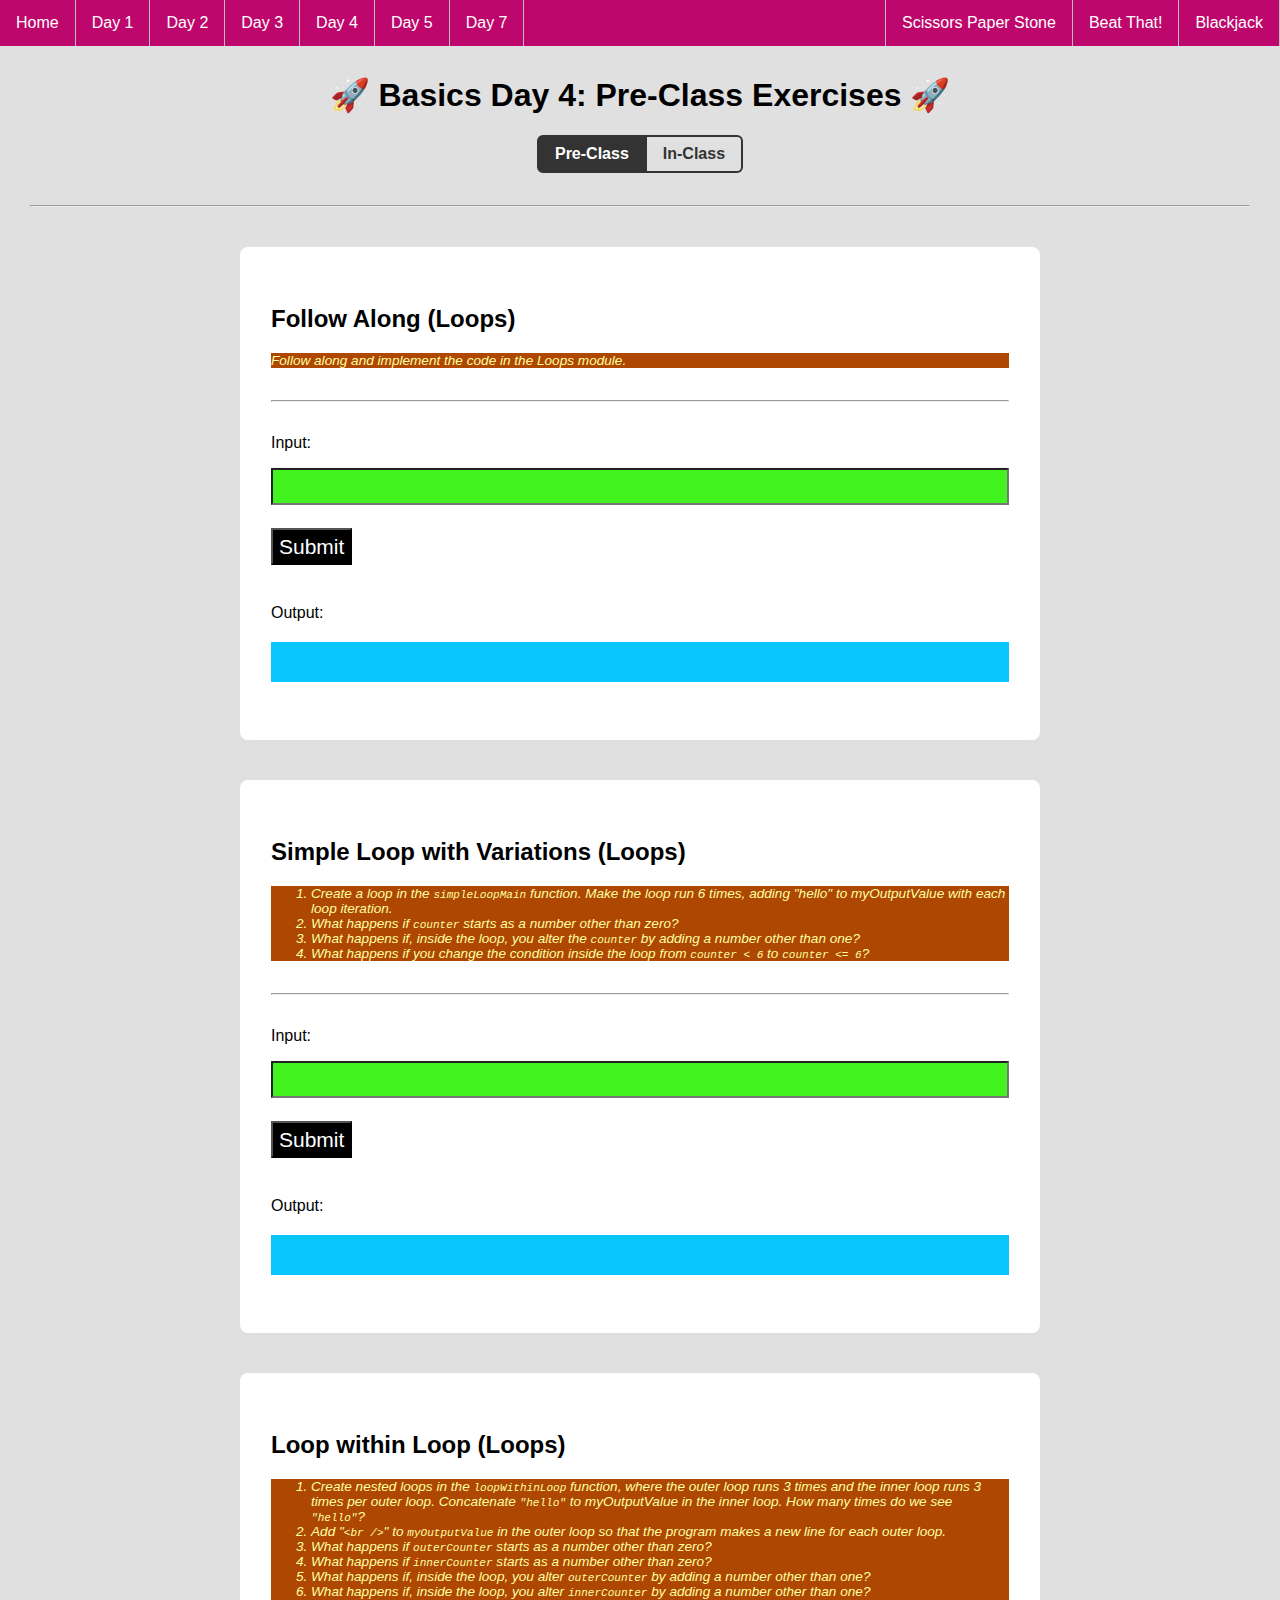
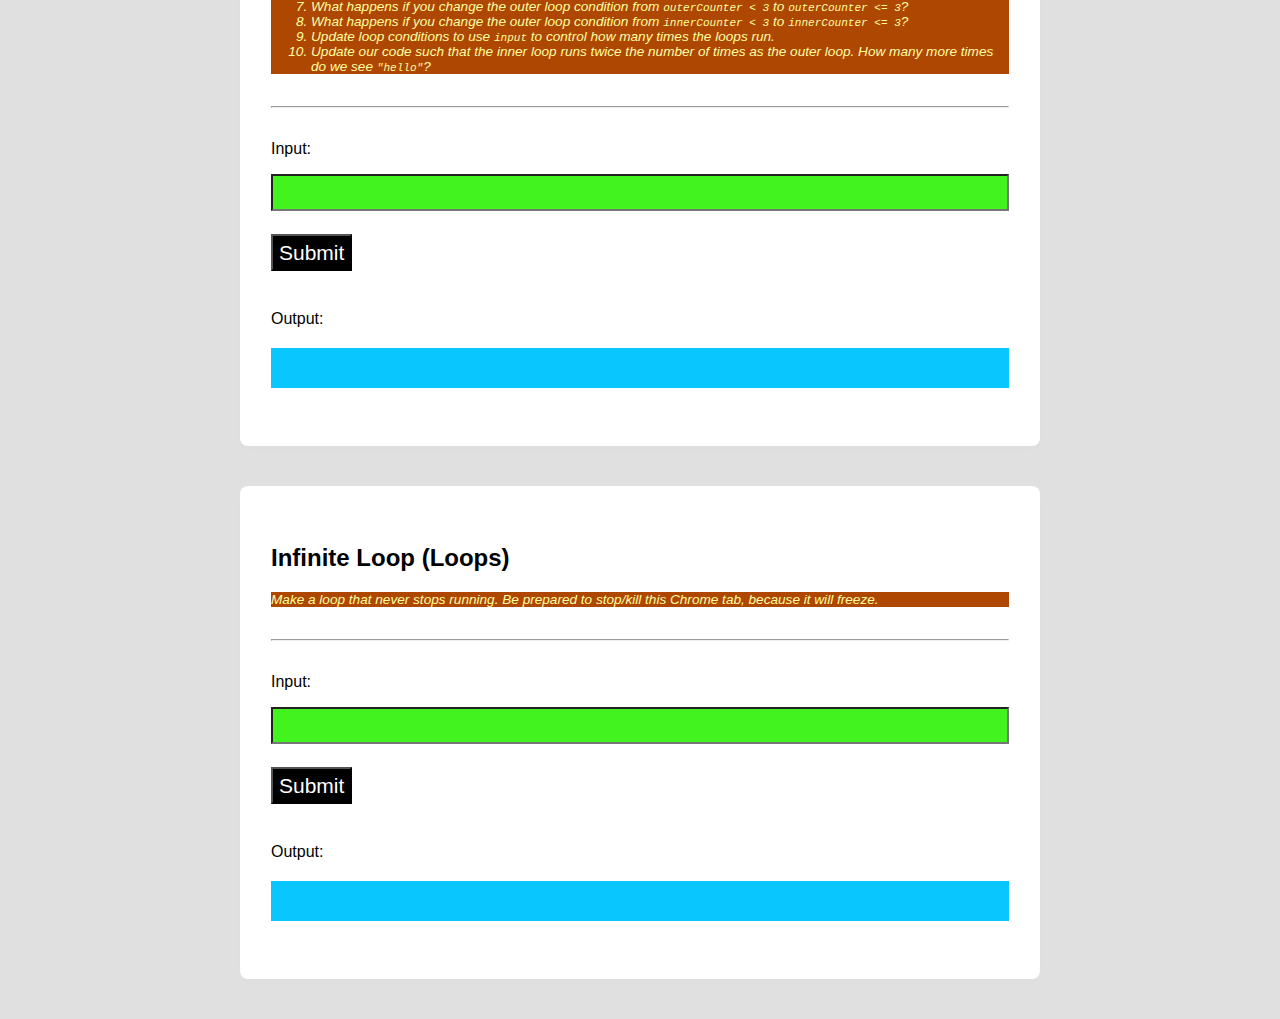
<file: day04-loops/pre-class/index.html>
<!--  All HTML files begin with the following line: -->
<!DOCTYPE html>
<!-- This indicates that the rest of the lines that follow are to be interpreted as HTML. It tells the browser about what document type to expect. -->

<!-- All text enclosed in angled brackets are known as HTML element tags. There are usually, but not always, starting and closing element "tags", each representing a HTML element.
The <html> element is known as the root element of a HTML page. All other elements are encased within it. -->
<html>
  <!-- The <head> element contains meta information about the HTML page, information that is not rendered or displayed by the browser -->
  <head>
    <!-- The meta tag defines meta information in the HTML document. In this case, we are defining the charset. UTF-8 allows us to use emojis in the CodeSandbox environment -->
    <meta charset="UTF-8" />
    <!-- The <title> element specifies a title for the HTML page (which is shown in the browser's title bar or in the page's tab) and is the default name given to a bookmark of a webpage. -->
    <title>Basics</title>
    <!-- The <link> element specifies a relationship between this HTML page and an external resource, namely the styles.css file here. For the syntax '../../' in '../../styles.css', we are referring to the styles.css file (in the main directory) found 2 folders above the current one. In this case, we are linking a stylesheet which is a CSS file containing information relating to the layout and style of the webpage. The syntax within the styles.css file is also referred to as CSS - Cascading Style Sheets. -->
    <link rel="stylesheet" href="../../styles.css" />
  </head>

  <!-- The <body> element defines the document's body, and is a container for all the visible contents that will be rendered by the browser.  -->
  <body>
    <!-- The <nav> tag semantically defines a set of navigation links. It doesn't have many properties different from a <div>, and exists purely for semantic naming. -->
    <nav>
      <!-- The <ul> tag represents an unordered list, where items in the list are rendered on a vertical bulleted list. While we are listing the days of the exercises on this navbar, we are positioning them horizontally without the bullets. This is done using CSS, and you can preview the syntax in styles.css (do a search for "nav ul"). -->
      <ul>
        <li>
          <!-- An <a> tag defines a hyperlink, linking one page to another. The page to link to will be added to the "href" property of the tag. -->
          <a href="../../index.html">Home</a>
        </li>
        <li>
          <!-- An <a> tag defines a hyperlink, linking one page to another. The page to link to will be added to the "href" property of the tag. -->
          <a
            href="../../day01-data-manipulation-and-functions/in-class/index.html"
            >Day 1</a
          >
        </li>
        <li>
          <a
            href="../../day02-if-statements-boolean-operators/in-class/index.html"
            >Day 2</a
          >
        </li>
        <li>
          <a href="../../day03-program-state/in-class/index.html">Day 3</a>
        </li>
        <li>
          <a href="../../day04-loops/in-class/index.html">Day 4</a>
        </li>
        <li>
          <a href="../../day05-mad-libs/in-class/index.html">Day 5</a>
        </li>
        <li>
          <a href="../../day07-moar-cards/in-class/index.html">Day 7</a>
        </li>
        <li class="project">
          <a href="../../project3-blackjack/index.html">Blackjack</a>
        </li>
        <li class="project">
          <a href="../../project2-beat-that/index.html">Beat That!</a>
        </li>
        <li class="project">
          <a href="../../project1-sps/index.html">Scissors Paper Stone</a>
        </li>
      </ul>
    </nav>
    <!-- The <h1> element defines a large heading. There are 6 pre-set header elements, <h1> to <h6> -->
    <h1 id="header">🚀 Basics Day 4: Pre-Class Exercises 🚀</h1>
    <div class="flex justify-content-center">
      <div class="button-group">
        <a href="../pre-class/index.html" class="active button-group-button"
          >Pre-Class</a
        >
        <a href="../in-class/index.html" class="button-group-button"
          >In-Class</a
        >
      </div>
    </div>
    <!-- The <hr> tag represents a horizontal rule. It is used if you want to add line dividers across your page. -->
    <hr />
    <!-- The <div> tag defines a division or a section in an HTML document, and is commonly use as a "container" for nested HTML elements. -->
    <div class="container">
      <h2>Follow Along (Loops)</h2>
      <div class="instructions-text">
        <p>Follow along and implement the code in the Loops module.</p>
      </div>
      <!-- The <hr> tag represents a horizontal rule. It is used if you want to add line dividers across your page. -->
      <hr />
      <!-- The <p> tag defines a paragraph element. -->
      <p>Input:</p>
      <!-- The self-closing <input /> tag represents a field for a user to enter input. -->
      <input id="follow-along-input-field" />
      <!-- The self-closing <br /> tag represents a line break - a line's worth of spacing before dispalying the next element. -->
      <br />
      <!-- The <button> tag represents.. you guessed it! a button. -->
      <button id="follow-along-submit-button">Submit</button>
      <p>Output:</p>
      <div class="output-div" id="follow-along-output-div"></div>
    </div>
    <!-- The <div> tag defines a division or a section in an HTML document, and is commonly use as a "container" for nested HTML elements. -->
    <div class="container">
      <h2>Simple Loop with Variations (Loops)</h2>
      <div class="instructions-text">
        <!-- The <ol> tag represents an ordered list, where items in the list can be ordered numerically. -->
        <ol>
          <!-- The <li> tag represents a list item, which has to be contained in an ordered list (<ol>) or an unordered list (<ul>). -->
          <li>
            Create a loop in the <code>simpleLoopMain</code> function. Make the
            loop run 6 times, adding "hello" to myOutputValue with each loop
            iteration.
          </li>
          <li>
            What happens if <code>counter</code> starts as a number other than
            zero?
          </li>
          <li>
            What happens if, inside the loop, you alter the
            <code>counter</code> by adding a number other than one?
          </li>
          <li>
            What happens if you change the condition inside the loop from
            <code>counter &lt; 6</code> to <code>counter &lt;= 6</code>?
          </li>
        </ol>
      </div>
      <!-- The <hr> tag represents a horizontal rule. It is used if you want to add line dividers across your page. -->
      <hr />
      <!-- The <p> tag defines a paragraph element. -->
      <p>Input:</p>
      <!-- The self-closing <input /> tag represents a field for a user to enter input. -->
      <input id="simple-loop-input-field" />
      <!-- The self-closing <br /> tag represents a line break - a line's worth of spacing before dispalying the next element. -->
      <br />
      <!-- The <button> tag represents.. you guessed it! a button. -->
      <button id="simple-loop-submit-button">Submit</button>
      <p>Output:</p>
      <div class="output-div" id="simple-loop-output-div"></div>
    </div>
    <!-- The <div> tag defines a division or a section in an HTML document, and is commonly use as a "container" for nested HTML elements. -->
    <div class="container">
      <h2>Loop within Loop (Loops)</h2>
      <div class="instructions-text">
        <!-- The <ol> tag represents an ordered list, where items in the list can be ordered numerically. -->
        <ol>
          <!-- The <li> tag represents a list item, which has to be contained in an ordered list (<ol>) or an unordered list (<ul>). -->
          <li>
            Create nested loops in the <code>loopWithinLoop</code> function,
            where the outer loop runs 3 times and the inner loop runs 3 times
            per outer loop. Concatenate <code>"hello"</code> to myOutputValue in
            the inner loop. How many times do we see <code>"hello"</code>?
          </li>
          <li>
            Add "<code>&lt;br /&gt;</code>" to <code>myOutputValue</code> in the
            outer loop so that the program makes a new line for each outer loop.
          </li>
          <li>
            What happens if <code>outerCounter</code> starts as a number other
            than zero?
          </li>
          <li>
            What happens if <code>innerCounter</code> starts as a number other
            than zero?
          </li>
          <li>
            What happens if, inside the loop, you alter
            <code>outerCounter</code> by adding a number other than one?
          </li>
          <li>
            What happens if, inside the loop, you alter
            <code>innerCounter</code> by adding a number other than one?
          </li>
          <li>
            What happens if you change the outer loop condition from
            <code>outerCounter &lt; 3</code> to
            <code>outerCounter &lt;= 3</code>?
          </li>
          <li>
            What happens if you change the outer loop condition from
            <code>innerCounter &lt; 3</code> to
            <code>innerCounter &lt;= 3</code>?
          </li>
          <li>
            Update loop conditions to use <code>input</code> to control how many
            times the loops run.
          </li>
          <li>
            Update our code such that the inner loop runs twice the number of
            times as the outer loop. How many more times do we see
            <code>"hello"</code>?
          </li>
        </ol>
      </div>
      <!-- The <hr> tag represents a horizontal rule. It is used if you want to add line dividers across your page. -->
      <hr />
      <!-- The <p> tag defines a paragraph element. -->
      <p>Input:</p>
      <!-- The self-closing <input /> tag represents a field for a user to enter input. -->
      <input id="loop-within-loop-input-field" />
      <!-- The self-closing <br /> tag represents a line break - a line's worth of spacing before dispalying the next element. -->
      <br />
      <!-- The <button> tag represents.. you guessed it! a button. -->
      <button id="loop-within-loop-submit-button">Submit</button>
      <p>Output:</p>
      <div class="output-div" id="loop-within-loop-output-div"></div>
    </div>
    <!-- The <div> tag defines a division or a section in an HTML document, and is commonly use as a "container" for nested HTML elements. -->
    <div class="container">
      <h2>Infinite Loop (Loops)</h2>
      <div class="instructions-text">
        <p>
          Make a loop that never stops running. Be prepared to stop/kill this
          Chrome tab, because it will freeze.
        </p>
      </div>
      <!-- The <hr> tag represents a horizontal rule. It is used if you want to add line dividers across your page. -->
      <hr />
      <!-- The <p> tag defines a paragraph element. -->
      <p>Input:</p>
      <!-- The self-closing <input /> tag represents a field for a user to enter input. -->
      <input id="infinite-loop-input-field" />
      <!-- The self-closing <br /> tag represents a line break - a line's worth of spacing before dispalying the next element. -->
      <br />
      <!-- The <button> tag represents.. you guessed it! a button. -->
      <button id="infinite-loop-submit-button">Submit</button>
      <p>Output:</p>
      <div class="output-div" id="infinite-loop-output-div"></div>
    </div>
    <!-- Everything below this is incorporating JavaScript programming logic into the webpage. -->
    <!-- The script tag encloses JavaScript syntax for the browser to interpret programtically -->
    <!-- The following line imports all code written in the script.js file -->
    <script src="script.js"></script>
    <!-- Define button click functionality -->
    <script>
      // Declare and define variables that represents the Submit Button for each exercise
      var followAlongButton = document.querySelector(
        "#follow-along-submit-button"
      );
      var simpleLoopButton = document.querySelector(
        "#simple-loop-submit-button"
      );
      var loopWithinLoopButton = document.querySelector(
        "#loop-within-loop-submit-button"
      );
      var infiniteLoopButton = document.querySelector(
        "#infinite-loop-submit-button"
      );

      // When the submit button is clicked, access the text entered by the user in the input field
      // And pass it as an input parameter to the main function as defined in script.js
      followAlongButton.addEventListener("click", function () {
        // Set result to input value
        var input = document.querySelector("#follow-along-input-field");
        // Store the output of the main function in a new variable
        var result = followAlongMain(input.value);

        // Display result in output element
        var output = document.querySelector("#follow-along-output-div");
        output.innerHTML = result;

        // Reset input value
        input.value = "";
      });

      simpleLoopButton.addEventListener("click", function () {
        // Set result to input value
        var input = document.querySelector("#simple-loop-input-field");
        // Store the output of the main function in a new variable
        var result = simpleLoopMain(input.value);

        // Display result in output element
        var output = document.querySelector("#simple-loop-output-div");
        output.innerHTML = result;

        // Reset input value
        input.value = "";
      });

      loopWithinLoopButton.addEventListener("click", function () {
        // Set result to input value
        var input = document.querySelector("#loop-within-loop-input-field");
        // Store the output of the main function in a new variable
        var result = loopWithinLoopMain(input.value);

        // Display result in output element
        var output = document.querySelector("#loop-within-loop-output-div");
        output.innerHTML = result;

        // Reset input value
        input.value = "";
      });

      infiniteLoopButton.addEventListener("click", function () {
        // Set result to input value
        var input = document.querySelector("#infinite-loop-input-field");
        // Store the output of the main function in a new variable
        var result = infiniteLoopMain(input.value);

        // Display result in output element
        var output = document.querySelector("#infinite-loop-output-div");
        output.innerHTML = result;

        // Reset input value
        input.value = "";
      });
    </script>
  </body>
</html>
</file>
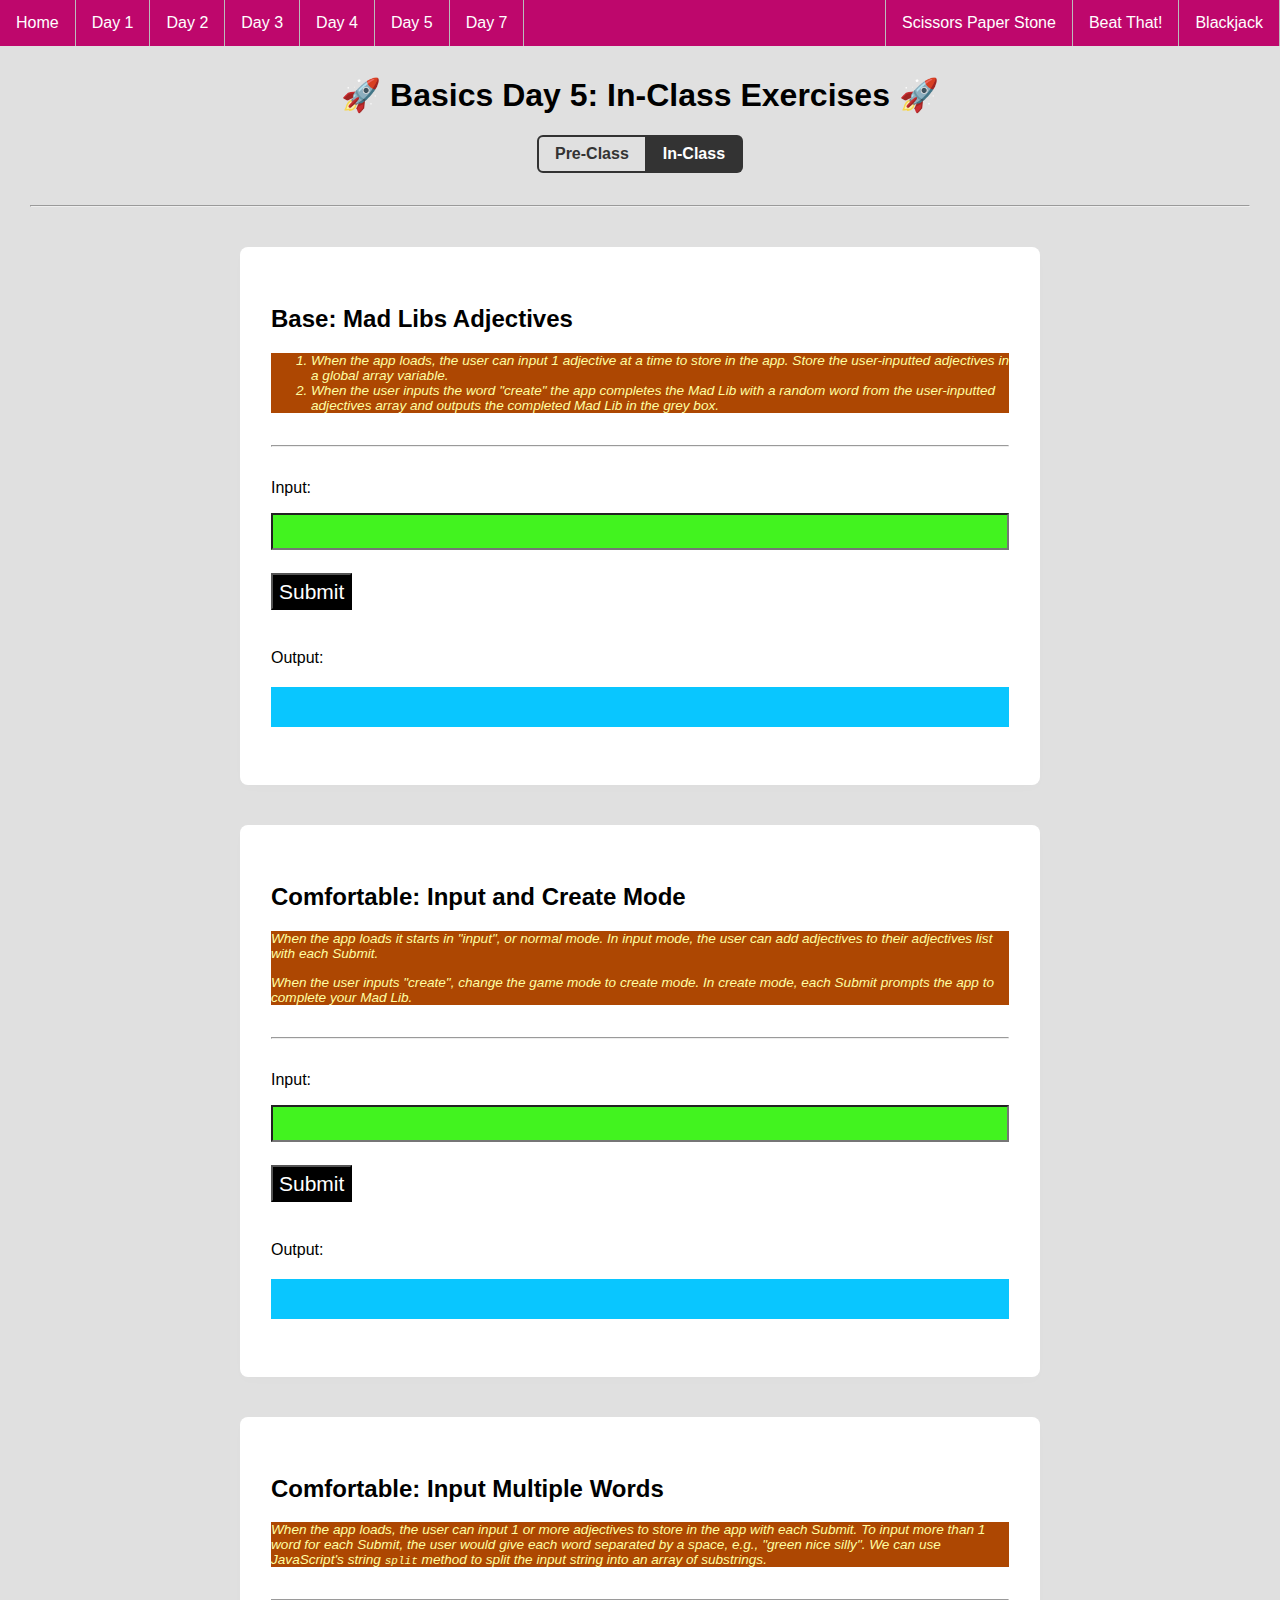
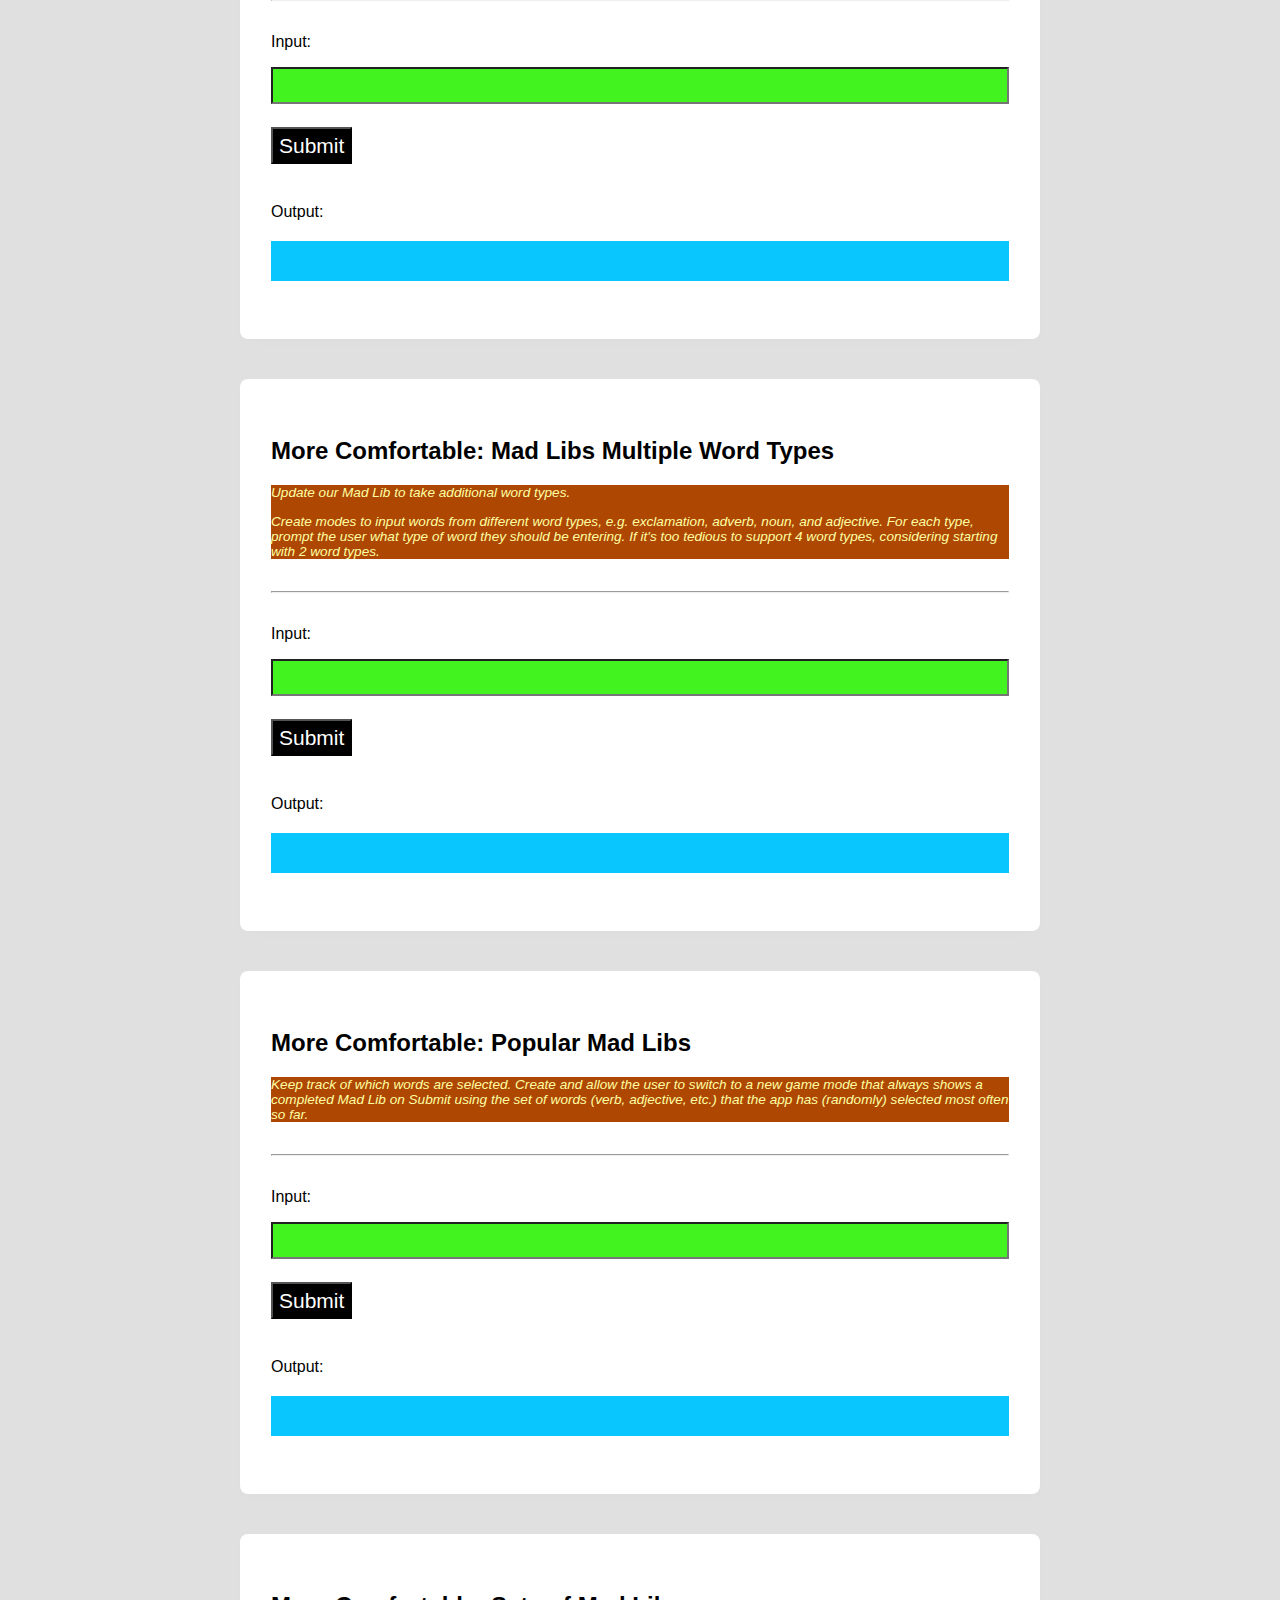
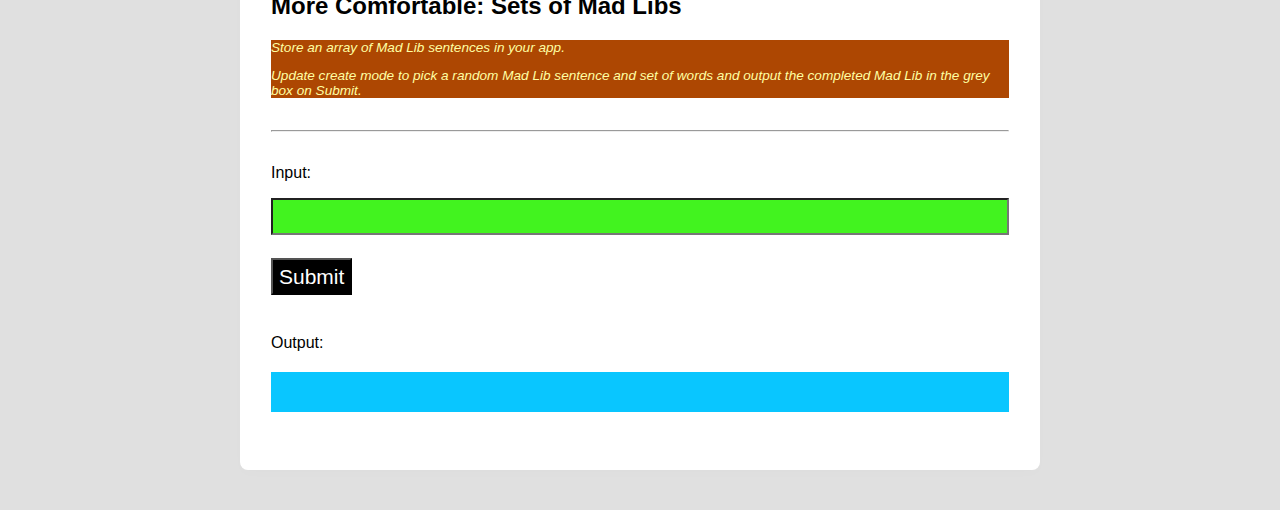
<file: day05-mad-libs/in-class/index.html>
<!--  All HTML files begin with the following line: -->
<!DOCTYPE html>
<!-- This indicates that the rest of the lines that follow are to be interpreted as HTML. It tells the browser about what document type to expect. -->

<!-- All text enclosed in angled brackets are known as HTML element tags. There are usually, but not always, starting and closing element "tags", each representing a HTML element.
The <html> element is known as the root element of a HTML page. All other elements are encased within it. -->
<html>
  <!-- The <head> element contains meta information about the HTML page, information that is not rendered or displayed by the browser -->
  <head>
    <!-- The meta tag defines meta information in the HTML document. In this case, we are defining the charset. UTF-8 allows us to use emojis in the CodeSandbox environment -->
    <meta charset="UTF-8" />
    <!-- The <title> element specifies a title for the HTML page (which is shown in the browser's title bar or in the page's tab) and is the default name given to a bookmark of a webpage. -->
    <title>Basics</title>
    <!-- The <link> element specifies a relationship between this HTML page and an external resource, namely the styles.css file here. For the syntax '../../' in '../../styles.css', we are referring to the styles.css file (in the main directory) found 2 folders above the current one. In this case, we are linking a stylesheet which is a CSS file containing information relating to the layout and style of the webpage. The syntax within the styles.css file is also referred to as CSS - Cascading Style Sheets. -->
    <link rel="stylesheet" href="../../styles.css" />
  </head>

  <!-- The <body> element defines the document's body, and is a container for all the visible contents that will be rendered by the browser.  -->
  <body>
    <!-- The <nav> tag semantically defines a set of navigation links. It doesn't have many properties different from a <div>, and exists purely for semantic naming. -->
    <nav>
      <!-- The <ul> tag represents an unordered list, where items in the list are rendered on a vertical bulleted list. While we are listing the days of the exercises on this navbar, we are positioning them horizontally without the bullets. This is done using CSS, and you can preview the syntax in styles.css (do a search for "nav ul"). -->
      <ul>
        <li>
          <!-- An <a> tag defines a hyperlink, linking one page to another. The page to link to will be added to the "href" property of the tag. -->
          <a href="../../index.html">Home</a>
        </li>
        <li>
          <!-- An <a> tag defines a hyperlink, linking one page to another. The page to link to will be added to the "href" property of the tag. -->
          <a
            href="../../day01-data-manipulation-and-functions/in-class/index.html"
            >Day 1</a
          >
        </li>
        <li>
          <a
            href="../../day02-if-statements-boolean-operators/in-class/index.html"
            >Day 2</a
          >
        </li>
        <li>
          <a href="../../day03-program-state/in-class/index.html">Day 3</a>
        </li>
        <li>
          <a href="../../day04-loops/in-class/index.html">Day 4</a>
        </li>
        <li>
          <a href="../../day05-mad-libs/in-class/index.html">Day 5</a>
        </li>
        <li>
          <a href="../../day07-moar-cards/in-class/index.html">Day 7</a>
        </li>
        <li class="project">
          <a href="../../project3-blackjack/index.html">Blackjack</a>
        </li>
        <li class="project">
          <a href="../../project2-beat-that/index.html">Beat That!</a>
        </li>
        <li class="project">
          <a href="../../project1-sps/index.html">Scissors Paper Stone</a>
        </li>
      </ul>
    </nav>
    <!-- The <h1> element defines a large heading. There are 6 pre-set header elements, <h1> to <h6> -->
    <h1 id="header">🚀 Basics Day 5: In-Class Exercises 🚀</h1>
    <div class="flex justify-content-center">
      <div class="button-group">
        <a href="../pre-class/index.html" class="button-group-button"
          >Pre-Class</a
        >
        <a href="../in-class/index.html" class="active button-group-button"
          >In-Class</a
        >
      </div>
    </div>
    <!-- The <hr> tag represents a horizontal rule. It is used if you want to add line dividers across your page. -->
    <hr />
    <!-- The <div> tag defines a division or a section in an HTML document, and is commonly use as a "container" for nested HTML elements. -->
    <div class="container">
      <h2>Base: Mad Libs Adjectives</h2>
      <div class="instructions-text">
        <!-- The <ol> tag represents an ordered list, where items in the list can be ordered numerically. -->
        <ol>
          <!-- The <li> tag represents a list item, which has to be contained in an ordered list (<ol>) or an unordered list (<ul>). -->
          <li>
            When the app loads, the user can input 1 adjective at a time to
            store in the app. Store the user-inputted adjectives in a global
            array variable.
          </li>
          <li>
            When the user inputs the word "create" the app completes the Mad Lib
            with a random word from the user-inputted adjectives array and
            outputs the completed Mad Lib in the grey box.
          </li>
        </ol>
      </div>
      <!-- The <hr> tag represents a horizontal rule. It is used if you want to add line dividers across your page. -->
      <hr />
      <!-- The <p> tag defines a paragraph element. -->
      <p>Input:</p>
      <!-- The self-closing <input /> tag represents a field for a user to enter input. -->
      <input id="mad-libs-adjectives-input-field" />
      <!-- The self-closing <br /> tag represents a line break - a line's worth of spacing before dispalying the next element. -->
      <br />
      <!-- The <button> tag represents.. you guessed it! a button. -->
      <button id="mad-libs-adjectives-submit-button">Submit</button>
      <p>Output:</p>
      <div class="output-div" id="mad-libs-adjectives-output-div"></div>
    </div>
    <!-- The <div> tag defines a division or a section in an HTML document, and is commonly use as a "container" for nested HTML elements. -->
    <div class="container">
      <h2>Comfortable: Input and Create Mode</h2>
      <div class="instructions-text">
        <p>
          When the app loads it starts in "input", or normal mode. In input
          mode, the user can add adjectives to their adjectives list with each
          Submit.
        </p>
        <p>
          When the user inputs "create", change the game mode to create mode. In
          create mode, each Submit prompts the app to complete your Mad Lib.
        </p>
      </div>
      <!-- The <hr> tag represents a horizontal rule. It is used if you want to add line dividers across your page. -->
      <hr />
      <!-- The <p> tag defines a paragraph element. -->
      <p>Input:</p>
      <!-- The self-closing <input /> tag represents a field for a user to enter input. -->
      <input id="mad-libs-input-create-input-field" />
      <!-- The self-closing <br /> tag represents a line break - a line's worth of spacing before dispalying the next element. -->
      <br />
      <!-- The <button> tag represents.. you guessed it! a button. -->
      <button id="mad-libs-input-create-submit-button">Submit</button>
      <p>Output:</p>
      <div class="output-div" id="mad-libs-input-create-output-div"></div>
    </div>
    <!-- The <div> tag defines a division or a section in an HTML document, and is commonly use as a "container" for nested HTML elements. -->
    <div class="container">
      <h2>Comfortable: Input Multiple Words</h2>
      <div class="instructions-text">
        <p>
          When the app loads, the user can input 1 or more adjectives to store
          in the app with each Submit. To input more than 1 word for each
          Submit, the user would give each word separated by a space, e.g.,
          "green nice silly". We can use JavaScript's string
          <code>split</code> method to split the input string into an array of
          substrings.
        </p>
      </div>
      <!-- The <hr> tag represents a horizontal rule. It is used if you want to add line dividers across your page. -->
      <hr />
      <!-- The <p> tag defines a paragraph element. -->
      <p>Input:</p>
      <!-- The self-closing <input /> tag represents a field for a user to enter input. -->
      <input id="mad-libs-multiple-words-input-field" />
      <!-- The self-closing <br /> tag represents a line break - a line's worth of spacing before dispalying the next element. -->
      <br />
      <!-- The <button> tag represents.. you guessed it! a button. -->
      <button id="mad-libs-multiple-words-submit-button">Submit</button>
      <p>Output:</p>
      <div class="output-div" id="mad-libs-multiple-words-output-div"></div>
    </div>
    <!-- The <div> tag defines a division or a section in an HTML document, and is commonly use as a "container" for nested HTML elements. -->
    <div class="container">
      <h2>More Comfortable: Mad Libs Multiple Word Types</h2>
      <div class="instructions-text">
        <p>Update our Mad Lib to take additional word types.</p>
        <p>
          Create modes to input words from different word types, e.g.
          exclamation, adverb, noun, and adjective. For each type, prompt the
          user what type of word they should be entering. If it's too tedious to
          support 4 word types, considering starting with 2 word types.
        </p>
      </div>
      <!-- The <hr> tag represents a horizontal rule. It is used if you want to add line dividers across your page. -->
      <hr />
      <!-- The <p> tag defines a paragraph element. -->
      <p>Input:</p>
      <!-- The self-closing <input /> tag represents a field for a user to enter input. -->
      <input id="mad-libs-multiple-types-input-field" />
      <!-- The self-closing <br /> tag represents a line break - a line's worth of spacing before dispalying the next element. -->
      <br />
      <!-- The <button> tag represents.. you guessed it! a button. -->
      <button id="mad-libs-multiple-types-submit-button">Submit</button>
      <p>Output:</p>
      <div class="output-div" id="mad-libs-multiple-types-output-div"></div>
    </div>
    <!-- The <div> tag defines a division or a section in an HTML document, and is commonly use as a "container" for nested HTML elements. -->
    <div class="container">
      <h2>More Comfortable: Popular Mad Libs</h2>
      <div class="instructions-text">
        <p>
          Keep track of which words are selected. Create and allow the user to
          switch to a new game mode that always shows a completed Mad Lib on
          Submit using the set of words (verb, adjective, etc.) that the app has
          (randomly) selected most often so far.
        </p>
      </div>
      <!-- The <hr> tag represents a horizontal rule. It is used if you want to add line dividers across your page. -->
      <hr />
      <!-- The <p> tag defines a paragraph element. -->
      <p>Input:</p>
      <!-- The self-closing <input /> tag represents a field for a user to enter input. -->
      <input id="mad-libs-popular-input-field" />
      <!-- The self-closing <br /> tag represents a line break - a line's worth of spacing before dispalying the next element. -->
      <br />
      <!-- The <button> tag represents.. you guessed it! a button. -->
      <button id="mad-libs-popular-submit-button">Submit</button>
      <p>Output:</p>
      <div class="output-div" id="mad-libs-popular-output-div"></div>
    </div>

    <!-- The <div> tag defines a division or a section in an HTML document, and is commonly use as a "container" for nested HTML elements. -->
    <div class="container">
      <h2>More Comfortable: Sets of Mad Libs</h2>
      <div class="instructions-text">
        <p>Store an array of Mad Lib sentences in your app.</p>
        <p>
          Update create mode to pick a random Mad Lib sentence and set of words
          and output the completed Mad Lib in the grey box on Submit.
        </p>
      </div>
      <!-- The <hr> tag represents a horizontal rule. It is used if you want to add line dividers across your page. -->
      <hr />
      <!-- The <p> tag defines a paragraph element. -->
      <p>Input:</p>
      <!-- The self-closing <input /> tag represents a field for a user to enter input. -->
      <input id="mad-libs-sets-input-field" />
      <!-- The self-closing <br /> tag represents a line break - a line's worth of spacing before dispalying the next element. -->
      <br />
      <!-- The <button> tag represents.. you guessed it! a button. -->
      <button id="mad-libs-sets-submit-button">Submit</button>
      <p>Output:</p>
      <div class="output-div" id="mad-libs-sets-output-div"></div>
    </div>
    <!-- Everything below this is incorporating JavaScript programming logic into the webpage. -->
    <!-- The script tag encloses JavaScript syntax for the browser to interpret programtically -->
    <!-- The following line imports all code written in the script.js file -->
    <script src="script.js"></script>
    <!-- Define button click functionality -->
    <script>
      // Declare and define variables that represents the Submit Button for each exercise
      var madLibsAdjectivesButton = document.querySelector(
        "#mad-libs-adjectives-submit-button"
      );
      var madLibsPopularButton = document.querySelector(
        "#mad-libs-popular-submit-button"
      );
      var madLibsInputCreateButton = document.querySelector(
        "#mad-libs-input-create-submit-button"
      );
      var madLibsMultipleWordsButton = document.querySelector(
        "#mad-libs-multiple-words-submit-button"
      );
      var madLibsMultipleTypesButton = document.querySelector(
        "#mad-libs-multiple-types-submit-button"
      );
      var madLibsSetsButton = document.querySelector(
        "#mad-libs-sets-submit-button"
      );

      // When the submit button is clicked, access the text entered by the user in the input field
      // And pass it as an input parameter to the main function as defined in script.js
      madLibsAdjectivesButton.addEventListener("click", function () {
        // Set result to input value
        var input = document.querySelector("#mad-libs-adjectives-input-field");
        // Store the output of the main function in a new variable
        var result = madLibsAdjectivesMain(input.value);

        // Display result in output element
        var output = document.querySelector("#mad-libs-adjectives-output-div");
        output.innerHTML = result;

        // Reset input value
        input.value = "";
      });

      madLibsPopularButton.addEventListener("click", function () {
        // Set result to input value
        var input = document.querySelector("#mad-libs-popular-input-field");
        // Store the output of the main function in a new variable
        var result = madLibsPopularMain(input.value);

        // Display result in output element
        var output = document.querySelector("#mad-libs-popular-output-div");
        output.innerHTML = result;

        // Reset input value
        input.value = "";
      });

      madLibsInputCreateButton.addEventListener("click", function () {
        // Set result to input value
        var input = document.querySelector(
          "#mad-libs-input-create-input-field"
        );
        // Store the output of the main function in a new variable
        var result = madLibsInputCreateMain(input.value);

        // Display result in output element
        var output = document.querySelector(
          "#mad-libs-input-create-output-div"
        );
        output.innerHTML = result;

        // Reset input value
        input.value = "";
      });

      madLibsMultipleWordsButton.addEventListener("click", function () {
        // Set result to input value
        var input = document.querySelector(
          "#mad-libs-multiple-words-input-field"
        );
        // Store the output of the main function in a new variable
        var result = madLibsMultipleWordsMain(input.value);

        // Display result in output element
        var output = document.querySelector(
          "#mad-libs-multiple-words-output-div"
        );
        output.innerHTML = result;

        // Reset input value
        input.value = "";
      });

      madLibsMultipleTypesButton.addEventListener("click", function () {
        // Set result to input value
        var input = document.querySelector(
          "#mad-libs-multiple-types-input-field"
        );
        // Store the output of the main function in a new variable
        var result = madLibsMultipleTypesMain(input.value);

        // Display result in output element
        var output = document.querySelector(
          "#mad-libs-multiple-types-output-div"
        );
        output.innerHTML = result;

        // Reset input value
        input.value = "";
      });

      madLibsSetsButton.addEventListener("click", function () {
        // Set result to input value
        var input = document.querySelector("#mad-libs-sets-input-field");
        // Store the output of the main function in a new variable
        var result = madLibsSetsMain(input.value);

        // Display result in output element
        var output = document.querySelector("#mad-libs-sets-output-div");
        output.innerHTML = result;

        // Reset input value
        input.value = "";
      });
    </script>
  </body>
</html>
</file>
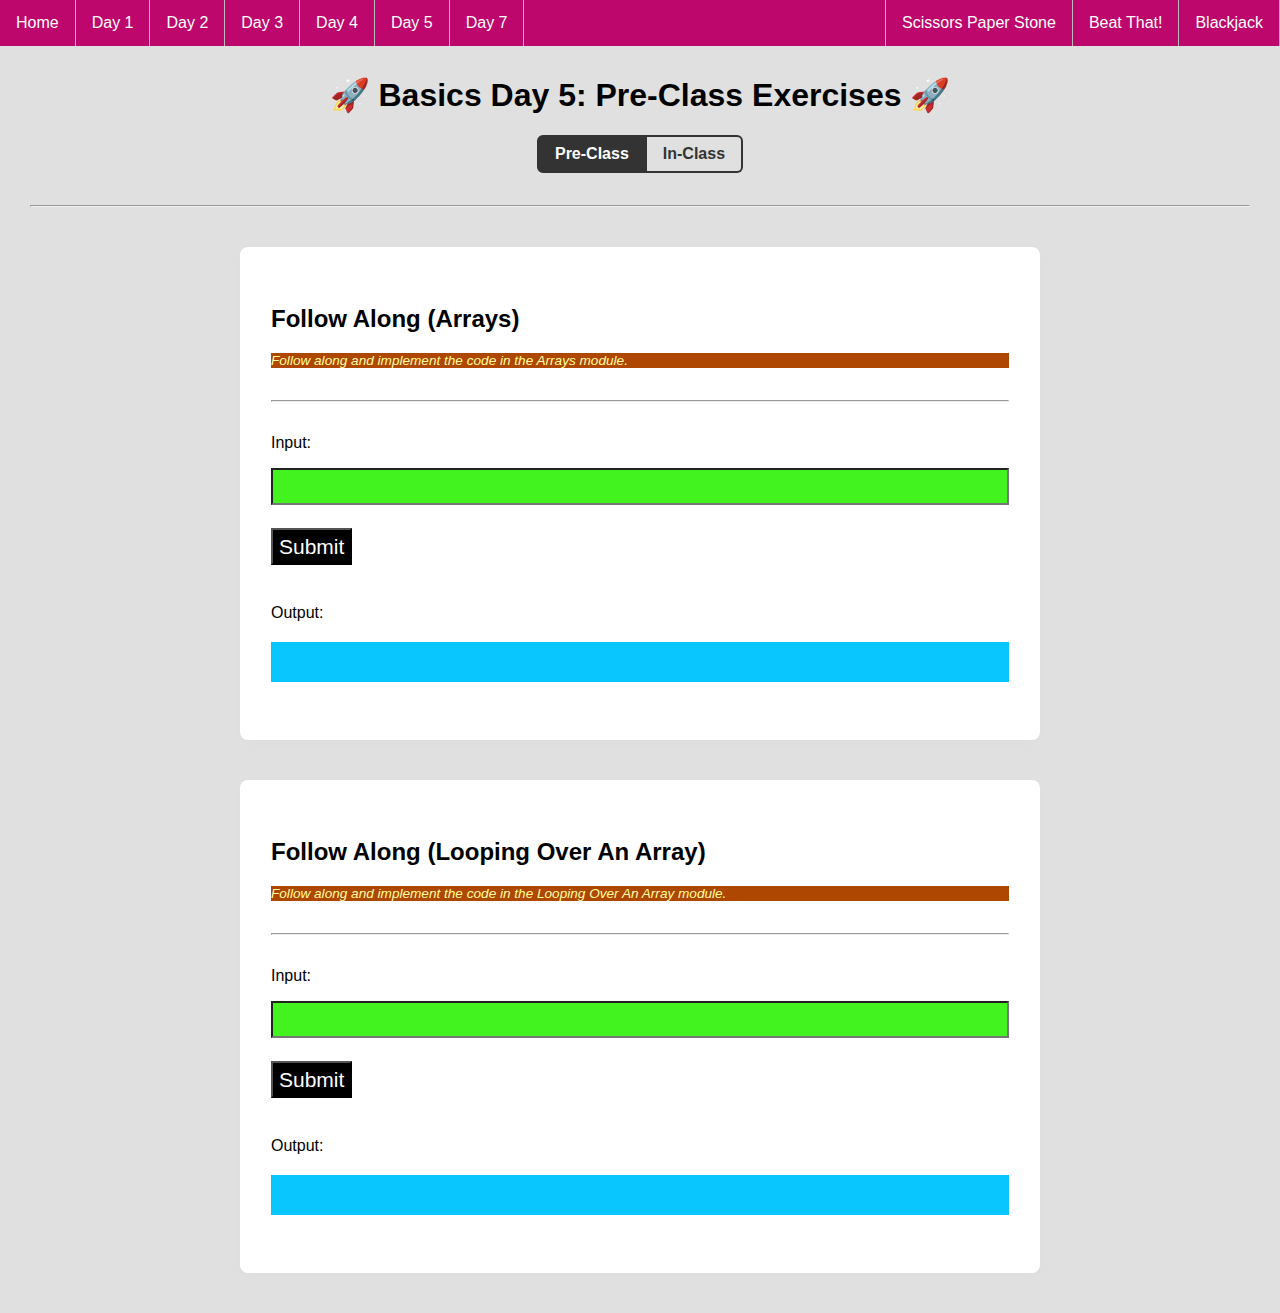
<file: day05-mad-libs/pre-class/index.html>
<!--  All HTML files begin with the following line: -->
<!DOCTYPE html>
<!-- This indicates that the rest of the lines that follow are to be interpreted as HTML. It tells the browser about what document type to expect. -->

<!-- All text enclosed in angled brackets are known as HTML element tags. There are usually, but not always, starting and closing element "tags", each representing a HTML element.
The <html> element is known as the root element of a HTML page. All other elements are encased within it. -->
<html>
  <!-- The <head> element contains meta information about the HTML page, information that is not rendered or displayed by the browser -->
  <head>
    <!-- The meta tag defines meta information in the HTML document. In this case, we are defining the charset. UTF-8 allows us to use emojis in the CodeSandbox environment -->
    <meta charset="UTF-8" />
    <!-- The <title> element specifies a title for the HTML page (which is shown in the browser's title bar or in the page's tab) and is the default name given to a bookmark of a webpage. -->
    <title>Basics</title>
    <!-- The <link> element specifies a relationship between this HTML page and an external resource, namely the styles.css file here. For the syntax '../../' in '../../styles.css', we are referring to the styles.css file (in the main directory) found 2 folders above the current one. In this case, we are linking a stylesheet which is a CSS file containing information relating to the layout and style of the webpage. The syntax within the styles.css file is also referred to as CSS - Cascading Style Sheets. -->
    <link rel="stylesheet" href="../../styles.css" />
  </head>

  <!-- The <body> element defines the document's body, and is a container for all the visible contents that will be rendered by the browser.  -->
  <body>
    <!-- The <nav> tag semantically defines a set of navigation links. It doesn't have many properties different from a <div>, and exists purely for semantic naming. -->
    <nav>
      <!-- The <ul> tag represents an unordered list, where items in the list are rendered on a vertical bulleted list. While we are listing the days of the exercises on this navbar, we are positioning them horizontally without the bullets. This is done using CSS, and you can preview the syntax in styles.css (do a search for "nav ul"). -->
      <ul>
        <li>
          <!-- An <a> tag defines a hyperlink, linking one page to another. The page to link to will be added to the "href" property of the tag. -->
          <a href="../../index.html">Home</a>
        </li>
        <li>
          <!-- An <a> tag defines a hyperlink, linking one page to another. The page to link to will be added to the "href" property of the tag. -->
          <a
            href="../../day01-data-manipulation-and-functions/in-class/index.html"
            >Day 1</a
          >
        </li>
        <li>
          <a
            href="../../day02-if-statements-boolean-operators/in-class/index.html"
            >Day 2</a
          >
        </li>
        <li>
          <a href="../../day03-program-state/in-class/index.html">Day 3</a>
        </li>
        <li>
          <a href="../../day04-loops/in-class/index.html">Day 4</a>
        </li>
        <li>
          <a href="../../day05-mad-libs/in-class/index.html">Day 5</a>
        </li>
        <li>
          <a href="../../day07-moar-cards/in-class/index.html">Day 7</a>
        </li>
        <li class="project">
          <a href="../../project3-blackjack/index.html">Blackjack</a>
        </li>
        <li class="project">
          <a href="../../project2-beat-that/index.html">Beat That!</a>
        </li>
        <li class="project">
          <a href="../../project1-sps/index.html">Scissors Paper Stone</a>
        </li>
      </ul>
    </nav>
    <!-- The <h1> element defines a large heading. There are 6 pre-set header elements, <h1> to <h6> -->
    <h1 id="header">🚀 Basics Day 5: Pre-Class Exercises 🚀</h1>
    <div class="flex justify-content-center">
      <div class="button-group">
        <a href="../pre-class/index.html" class="active button-group-button"
          >Pre-Class</a
        >
        <a href="../in-class/index.html" class="button-group-button"
          >In-Class</a
        >
      </div>
    </div>
    <!-- The <hr> tag represents a horizontal rule. It is used if you want to add line dividers across your page. -->
    <hr />
    <!-- The <div> tag defines a division or a section in an HTML document, and is commonly use as a "container" for nested HTML elements. -->
    <div class="container">
      <h2>Follow Along (Arrays)</h2>
      <div class="instructions-text">
        <p>Follow along and implement the code in the Arrays module.</p>
      </div>
      <!-- The <hr> tag represents a horizontal rule. It is used if you want to add line dividers across your page. -->
      <hr />
      <!-- The <p> tag defines a paragraph element. -->
      <p>Input:</p>
      <!-- The self-closing <input /> tag represents a field for a user to enter input. -->
      <input id="follow-arrays-input-field" />
      <!-- The self-closing <br /> tag represents a line break - a line's worth of spacing before dispalying the next element. -->
      <br />
      <!-- The <button> tag represents.. you guessed it! a button. -->
      <button id="follow-arrays-submit-button">Submit</button>
      <p>Output:</p>
      <div class="output-div" id="follow-arrays-output-div"></div>
    </div>
    <!-- The <div> tag defines a division or a section in an HTML document, and is commonly use as a "container" for nested HTML elements. -->
    <div class="container">
      <h2>Follow Along (Looping Over An Array)</h2>
      <div class="instructions-text">
        <p>
          Follow along and implement the code in the Looping Over An Array
          module.
        </p>
      </div>
      <!-- The <hr> tag represents a horizontal rule. It is used if you want to add line dividers across your page. -->
      <hr />
      <!-- The <p> tag defines a paragraph element. -->
      <p>Input:</p>
      <!-- The self-closing <input /> tag represents a field for a user to enter input. -->
      <input id="follow-arrays-loops-input-field" />
      <!-- The self-closing <br /> tag represents a line break - a line's worth of spacing before dispalying the next element. -->
      <br />
      <!-- The <button> tag represents.. you guessed it! a button. -->
      <button id="follow-arrays-loops-submit-button">Submit</button>
      <p>Output:</p>
      <div class="output-div" id="follow-arrays-loops-output-div"></div>
    </div>
    <!-- Everything below this is incorporating JavaScript programming logic into the webpage. -->
    <!-- The script tag encloses JavaScript syntax for the browser to interpret programtically -->
    <!-- The following line imports all code written in the script.js file -->
    <script src="script.js"></script>
    <!-- Define button click functionality -->
    <script>
      // Declare and define variables that represents the Submit Button for each exercise
      var followArraysButton = document.querySelector(
        "#follow-arrays-submit-button"
      );
      var followArraysLoopsButton = document.querySelector(
        "#follow-arrays-loops-submit-button"
      );

      // When the submit button is clicked, access the text entered by the user in the input field
      // And pass it as an input parameter to the main function as defined in script.js
      followArraysButton.addEventListener("click", function () {
        // Set result to input value
        var input = document.querySelector("#follow-arrays-input-field");
        // Store the output of the main function in a new variable
        var result = followArraysMain(input.value);

        // Display result in output element
        var output = document.querySelector("#follow-arrays-output-div");
        output.innerHTML = result;

        // Reset input value
        input.value = "";
      });

      followArraysLoopsButton.addEventListener("click", function () {
        // Set result to input value
        var input = document.querySelector("#follow-arrays-loops-input-field");
        // Store the output of the main function in a new variable
        var result = followArraysLoopsMain(input.value);

        // Display result in output element
        var output = document.querySelector("#follow-arrays-loops-output-div");
        output.innerHTML = result;

        // Reset input value
        input.value = "";
      });
    </script>
  </body>
</html>
</file>
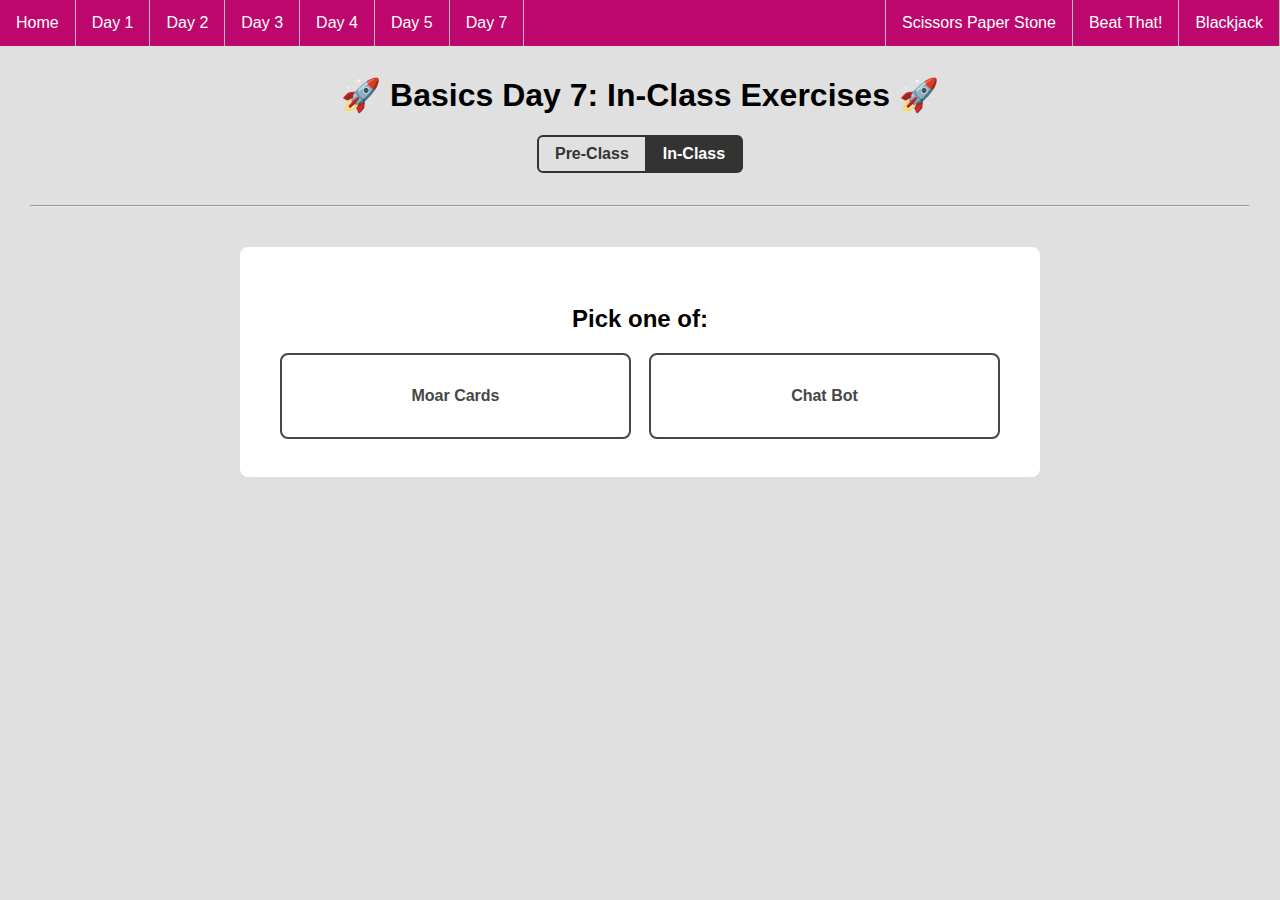
<file: day07-moar-cards/in-class/index.html>
<!--  All HTML files begin with the following line: -->
<!DOCTYPE html>
<!-- This indicates that the rest of the lines that follow are to be interpreted as HTML. It tells the browser about what document type to expect. -->

<!-- All text enclosed in angled brackets are known as HTML element tags. There are usually, but not always, starting and closing element "tags", each representing a HTML element.
The <html> element is known as the root element of a HTML page. All other elements are encased within it. -->
<html>
  <!-- The <head> element contains meta information about the HTML page, information that is not rendered or displayed by the browser -->
  <head>
    <!-- The meta tag defines meta information in the HTML document. In this case, we are defining the charset. UTF-8 allows us to use emojis in the CodeSandbox environment -->
    <meta charset="UTF-8" />
    <!-- The <title> element specifies a title for the HTML page (which is shown in the browser's title bar or in the page's tab) and is the default name given to a bookmark of a webpage. -->
    <title>Basics</title>
    <!-- The <link> element specifies a relationship between this HTML page and an external resource, namely the styles.css file here. For the syntax '../../' in '../../styles.css', we are referring to the styles.css file (in the main directory) found 2 folders above the current one. In this case, we are linking a stylesheet which is a CSS file containing information relating to the layout and style of the webpage. The syntax within the styles.css file is also referred to as CSS - Cascading Style Sheets. -->
    <link rel="stylesheet" href="../../styles.css" />
  </head>

  <!-- The <body> element defines the document's body, and is a container for all the visible contents that will be rendered by the browser.  -->
  <body>
    <!-- The <nav> tag semantically defines a set of navigation links. It doesn't have many properties different from a <div>, and exists purely for semantic naming. -->
    <nav>
      <!-- The <ul> tag represents an unordered list, where items in the list are rendered on a vertical bulleted list. While we are listing the days of the exercises on this navbar, we are positioning them horizontally without the bullets. This is done using CSS, and you can preview the syntax in styles.css (do a search for "nav ul"). -->
      <ul>
        <li>
          <!-- An <a> tag defines a hyperlink, linking one page to another. The page to link to will be added to the "href" property of the tag. -->
          <a href="../../index.html">Home</a>
        </li>
        <li>
          <!-- An <a> tag defines a hyperlink, linking one page to another. The page to link to will be added to the "href" property of the tag. -->
          <a
            href="../../day01-data-manipulation-and-functions/in-class/index.html"
            >Day 1</a
          >
        </li>
        <li>
          <a
            href="../../day02-if-statements-boolean-operators/in-class/index.html"
            >Day 2</a
          >
        </li>
        <li>
          <a href="../../day03-program-state/in-class/index.html">Day 3</a>
        </li>
        <li>
          <a href="../../day04-loops/in-class/index.html">Day 4</a>
        </li>
        <li>
          <a href="../../day05-mad-libs/in-class/index.html">Day 5</a>
        </li>
        <li>
          <a href="../../day07-moar-cards/in-class/index.html">Day 7</a>
        </li>
        <li class="project">
          <a href="../../project3-blackjack/index.html">Blackjack</a>
        </li>
        <li class="project">
          <a href="../../project2-beat-that/index.html">Beat That!</a>
        </li>
        <li class="project">
          <a href="../../project1-sps/index.html">Scissors Paper Stone</a>
        </li>
      </ul>
    </nav>
    <!-- The <h1> element defines a large heading. There are 6 pre-set header elements, <h1> to <h6> -->
    <h1 id="header">🚀 Basics Day 7: In-Class Exercises 🚀</h1>
    <div class="flex justify-content-center">
      <div class="button-group">
        <a href="../pre-class/index.html" class="button-group-button"
          >Pre-Class</a
        >
        <a href="../in-class/index.html" class="active button-group-button"
          >In-Class</a
        >
      </div>
    </div>
    <!-- The <hr> tag represents a horizontal rule. It is used if you want to add line dividers across your page. -->
    <hr />
    <!-- The <div> tag defines a division or a section in an HTML document, and is commonly use as a "container" for nested HTML elements. -->
    <div class="container">
      <h2 class="text-center">Pick one of:</h2>
      <div class="ice-double">
        <a href="index_cards.html">Moar Cards</a>
        <a href="index_chat.html">Chat Bot</a>
      </div>
    </div>
  </body>
</html>
</file>
<file: styles.css>
/*
  The syntax within the styles.css file is also referred to as CSS - Cascading Style Sheets.
  CSS describes how HTML elements are to be displayed on the screen.
*/

* {
  box-sizing: border-box;
}

body {
  margin-top: 0;
  font-family: sans-serif;
  margin-left: 30px;
  margin-right: 30px;
  background-color: #e0e0e0;
}

nav {
  position: relative;
  top: 0;
  left: -30px;
  width: calc(100% + 60px);
  margin-bottom: 30px;
}

nav ul {
  list-style-type: none;
  margin: 0;
  padding: 0;
  overflow: hidden;
  background-color: rgb(190, 7, 108);
}

nav ul li {
  float: left;
  border-right: 1px solid #bbb;
}

nav ul li.project {
  float: right;
}

nav ul li.project:last-child {
  border-left: 1px solid #bbb;
}

nav ul li a {
  display: block;
  color: white;
  text-align: center;
  padding: 14px 16px;
  text-decoration: none;
}

#header {
  text-align: center;
}

.container {
  background-color: #ffffff;
  margin: 40px auto;
  max-width: 800px;
  padding: 38px 31px;
  border-radius: 8px;
  box-shadow: rgba(0, 0, 0, 0.01) 0px 4px 12px;
}

input {
  background-color: rgb(66, 243, 31);
  font-size: 21px;
  line-height: 33px;
  margin: 0 0 23px 0;
  padding: 0 9px;
  width: 100%;
}

button {
  background-color: rgb(0, 0, 0);
  color: white;
  font-size: 21px;
  line-height: 33px;
  margin: 0 0 23px 0;
  padding: 0 6px;
}

.output-div {
  background-color: rgb(9, 198, 255);
  margin: 20px auto;
  padding: 20px;
  width: 100%;
}

hr {
  margin-top: 2em;
  margin-bottom: 2em;
}

.instructions-text {
  background-color: rgb(173, 71, 2);
  color: rgb(255, 255, 163);
  font-size: 0.85em;
  font-style: italic;
}

.text-center {
  text-align: center;
}

.ice-double {
  display: flex;
}

.ice-double a {
  text-align: center;
  text-decoration: none;
  font-weight: bold;
  color: rgba(71, 71, 71, 1);
  display: block;
  flex-basis: 47.5%;
  margin: 0 1.25%;
  padding: 2em;
  border: 2px solid rgba(71, 71, 71, 1);
  border-radius: 8px;
}

.ice-double a:hover {
  color: rgba(71, 71, 71, 0.75);
  border: 2px solid rgba(71, 71, 71, 0.75);
}

.button-group {
  position: relative;
  display: inline-flex;
  vertical-align: middle;
  justify-self: center;
}

.button-group .button-group-button {
  position: relative;
  flex: 1 1 auto;
  background: transparent;
  color: #0d6efd;
  border-color: #0d6efd;
  display: inline-block;
  text-align: center;
  vertical-align: middle;
  background-color: transparent;
  padding: 0.5rem 1rem;
  border-radius: 0;
  text-decoration: none;
  border: 2px solid #333;
  color: #333;
  font-weight: bold;
}

.button-group .button-group-button.active {
  border: 2px solid #333;
  color: #fff;
  background-color: #333;
  font-weight: bold;
}

.button-group .button-group-button:not(.active):hover {
  background-color: rgba(51, 51, 51, 0.67);
  color: white;
}

.button-group .button-group-button:not(:first-child) {
  border-left: 0;
}

.button-group .button-group-button:first-child {
  border-top-left-radius: 0.375rem;
  border-bottom-left-radius: 0.375rem;
}

.button-group .button-group-button:last-child {
  border-top-right-radius: 0.375rem;
  border-bottom-right-radius: 0.375rem;
}

.flex {
  display: flex;
}

.justify-content-center {
  justify-content: center;
}
</file>
<file: project1-sps/styles.css>
/*
  The syntax within the styles.css file is also referred to as CSS - Cascading Style Sheets.
  CSS describes how HTML elements are to be displayed on the screen.
*/

* {
  box-sizing: border-box;
}

body {
  margin-top: 0;
  font-family: sans-serif;
  margin-left: 30px;
  margin-right: 30px;
  background-color: #e0e0e0;
}

nav {
  position: relative;
  top: 0;
  left: -30px;
  width: calc(100% + 60px);
  margin-bottom: 30px;
}

nav ul {
  list-style-type: none;
  margin: 0;
  padding: 0;
  overflow: hidden;
  background-color: #333;
}

nav ul li {
  float: left;
  border-right: 1px solid #bbb;
}

nav ul li.project {
  float: right;
}

nav ul li.project:last-child {
  border-left: 1px solid #bbb;
}

nav ul li a {
  display: block;
  color: white;
  text-align: center;
  padding: 14px 16px;
  text-decoration: none;
}

#header {
  text-align: center;
}

.container {
  background-color: #ffffff;
  margin: 40px auto;
  max-width: 800px;
  padding: 38px 31px;
  border-radius: 8px;
  box-shadow: rgba(0, 0, 0, 0.1) 0px 4px 12px;
}

input {
  font-size: 21px;
  line-height: 33px;
  margin: 0 0 23px 0;
  padding: 0 9px;
  width: 100%;
}

button {
  font-size: 21px;
  line-height: 33px;
  margin: 0 0 23px 0;
  padding: 0 6px;
}

.output-div {
  background-color: lightgrey;
  margin: 20px auto;
  padding: 20px;
  width: 100%;
}

hr {
  margin-top: 2em;
  margin-bottom: 2em;
}

.instructions-text {
  font-size: 0.85em;
  font-style: italic;
}

.text-center {
  text-align: center;
}

.ice-double {
  display: flex;
}

.ice-double a {
  text-align: center;
  text-decoration: none;
  font-weight: bold;
  color: rgba(71, 71, 71, 1);
  display: block;
  flex-basis: 47.5%;
  margin: 0 1.25%;
  padding: 2em;
  border: 2px solid rgba(71, 71, 71, 1);
  border-radius: 8px;
}

.ice-double a:hover {
  color: rgba(71, 71, 71, 0.75);
  border: 2px solid rgba(71, 71, 71, 0.75);
}

.button-group {
  position: relative;
  display: inline-flex;
  vertical-align: middle;
  justify-self: center;
}

.button-group .button-group-button {
  position: relative;
  flex: 1 1 auto;
  background: transparent;
  color: #0d6efd;
  border-color: #0d6efd;
  display: inline-block;
  text-align: center;
  vertical-align: middle;
  background-color: transparent;
  padding: 0.5rem 1rem;
  border-radius: 0;
  text-decoration: none;
  border: 2px solid #333;
  color: #333;
  font-weight: bold;
}

.button-group .button-group-button.active {
  border: 2px solid #333;
  color: #fff;
  background-color: #333;
  font-weight: bold;
}

.button-group .button-group-button:not(.active):hover {
  background-color: rgba(51, 51, 51, 0.67);
  color: white;
}

.button-group .button-group-button:not(:first-child) {
  border-left: 0;
}

.button-group .button-group-button:first-child {
  border-top-left-radius: 0.375rem;
  border-bottom-left-radius: 0.375rem;
}

.button-group .button-group-button:last-child {
  border-top-right-radius: 0.375rem;
  border-bottom-right-radius: 0.375rem;
}

.flex {
  display: flex;
}

.justify-content-center {
  justify-content: center;
}
</file>
<file: project2-beat-that/styles.css>
/*
  The syntax within the styles.css file is also referred to as CSS - Cascading Style Sheets.
  CSS describes how HTML elements are to be displayed on the screen.
*/

* {
  box-sizing: border-box;
}

body {
  margin-top: 0;
  font-family: sans-serif;
  margin-left: 30px;
  margin-right: 30px;
  background-color: #e0e0e0;
}

nav {
  position: relative;
  top: 0;
  left: -30px;
  width: calc(100% + 60px);
  margin-bottom: 30px;
}

nav ul {
  list-style-type: none;
  margin: 0;
  padding: 0;
  overflow: hidden;
  background-color: #333;
}

nav ul li {
  float: left;
  border-right: 1px solid #bbb;
}

nav ul li.project {
  float: right;
}

nav ul li.project:last-child {
  border-left: 1px solid #bbb;
}

nav ul li a {
  display: block;
  color: white;
  text-align: center;
  padding: 14px 16px;
  text-decoration: none;
}

#header {
  text-align: center;
}

.container {
  background-color: #81bcec;
  margin: 40px auto;
  max-width: 800px;
  padding: 38px 31px;
  border-radius: 8px;
  box-shadow: rgba(0, 0, 0, 0.1) 0px 4px 12px;
}

input {
  font-size: 21px;
  line-height: 33px;
  margin: 0 0 23px 0;
  padding: 0 9px;
  width: 100%;
}

button {
  font-size: 21px;
  line-height: 33px;
  margin: 0 0 23px 0;
  padding: 0 6px;
}

.output-div {
  background-color: lightgrey;
  margin: 20px auto;
  padding: 20px;
  width: 100%;
}

hr {
  margin-top: 2em;
  margin-bottom: 2em;
}

.instructions-text {
  font-size: 0.85em;
  font-style: italic;
}

.text-center {
  text-align: center;
}

.ice-double {
  display: flex;
}

.ice-double a {
  text-align: center;
  text-decoration: none;
  font-weight: bold;
  color: rgba(71, 71, 71, 1);
  display: block;
  flex-basis: 47.5%;
  margin: 0 1.25%;
  padding: 2em;
  border: 2px solid rgba(71, 71, 71, 1);
  border-radius: 8px;
}

.ice-double a:hover {
  color: rgba(71, 71, 71, 0.75);
  border: 2px solid rgba(71, 71, 71, 0.75);
}

.button-group {
  position: relative;
  display: inline-flex;
  vertical-align: middle;
  justify-self: center;
}

.button-group .button-group-button {
  position: relative;
  flex: 1 1 auto;
  background: transparent;
  color: #0d6efd;
  border-color: #0d6efd;
  display: inline-block;
  text-align: center;
  vertical-align: middle;
  background-color: transparent;
  padding: 0.5rem 1rem;
  border-radius: 0;
  text-decoration: none;
  border: 2px solid #333;
  color: #333;
  font-weight: bold;
}

.button-group .button-group-button.active {
  border: 2px solid #333;
  color: #fff;
  background-color: #333;
  font-weight: bold;
}

.button-group .button-group-button:not(.active):hover {
  background-color: rgba(51, 51, 51, 0.67);
  color: white;
}

.button-group .button-group-button:not(:first-child) {
  border-left: 0;
}

.button-group .button-group-button:first-child {
  border-top-left-radius: 0.375rem;
  border-bottom-left-radius: 0.375rem;
}

.button-group .button-group-button:last-child {
  border-top-right-radius: 0.375rem;
  border-bottom-right-radius: 0.375rem;
}

.flex {
  display: flex;
}

.justify-content-center {
  justify-content: center;
}
</file>
<file: project3-blackjack/styles.css>
/*
  The syntax within the styles.css file is also referred to as CSS - Cascading Style Sheets.
  CSS describes how HTML elements are to be displayed on the screen.
*/

* {
  box-sizing: border-box;
}

body {
  margin-top: 0;
  font-family: "Bangers";
  font-size: 22px;
  margin-left: 30px;
  margin-right: 30px;
  background-color: #e0e0e0;
}

nav {
  position: relative;
  top: 0;
  left: -30px;
  width: calc(100% + 60px);
  margin-bottom: 30px;
}

nav ul {
  list-style-type: none;
  margin: 0;
  padding: 0;
  overflow: hidden;
  background-color: rgb(218, 16, 16);
}

nav ul li {
  float: left;
  border-right: 1px solid #bbb;
}

nav ul li.project {
  float: right;
}

nav ul li.project:last-child {
  border-left: 1px solid #bbb;
}

nav ul li a {
  display: block;
  color: white;
  text-align: center;
  padding: 14px 16px;
  text-decoration: none;
}

img {
  width: 249px;
  height: 140px;
}

#header {
  text-align: center;
}

.container {
  background-color: #ffffff;
  margin: 40px auto;
  max-width: 800px;
  padding: 38px 31px;
  border-radius: 8px;
  box-shadow: rgba(0, 0, 0, 0.1) 0px 4px 12px;
}

input {
  background-color: #33c5ff;
  font-size: 21px;
  line-height: 33px;
  margin: 0 0 23px 0;
  padding: 0 9px;
  width: 100%;
}

button {
  background-color: rgb(216, 216, 216);
  font-size: 21px;
  line-height: 33px;
  margin: 0 0 23px 0;
  padding: 0 6px;
}

.output-div {
  background-color: rgb(247, 158, 56);
  margin: 20px auto;
  padding: 20px;
  width: 100%;
}

hr {
  margin-top: 2em;
  margin-bottom: 2em;
}

.instructions-text {
  font-size: 0.85em;
  font-style: italic;
}

.text-center {
  text-align: center;
}

.ice-double {
  display: flex;
}

.ice-double a {
  text-align: center;
  text-decoration: none;
  font-weight: bold;
  color: rgba(71, 71, 71, 1);
  display: block;
  flex-basis: 47.5%;
  margin: 0 1.25%;
  padding: 2em;
  border: 2px solid rgba(71, 71, 71, 1);
  border-radius: 8px;
}

.ice-double a:hover {
  color: rgba(71, 71, 71, 0.75);
  border: 2px solid rgba(71, 71, 71, 0.75);
}

.button-group {
  position: relative;
  display: inline-flex;
  vertical-align: middle;
  justify-self: center;
}

.button-group .button-group-button {
  position: relative;
  flex: 1 1 auto;
  background: transparent;
  color: #0d6efd;
  border-color: #0d6efd;
  display: inline-block;
  text-align: center;
  vertical-align: middle;
  background-color: transparent;
  padding: 0.5rem 1rem;
  border-radius: 0;
  text-decoration: none;
  border: 2px solid #333;
  color: #333;
  font-weight: bold;
}

.button-group .button-group-button.active {
  border: 2px solid #333;
  color: #fff;
  background-color: #333;
  font-weight: bold;
}

.button-group .button-group-button:not(.active):hover {
  background-color: rgba(51, 51, 51, 0.67);
  color: white;
}

.button-group .button-group-button:not(:first-child) {
  border-left: 0;
}

.button-group .button-group-button:first-child {
  border-top-left-radius: 0.375rem;
  border-bottom-left-radius: 0.375rem;
}

.button-group .button-group-button:last-child {
  border-top-right-radius: 0.375rem;
  border-bottom-right-radius: 0.375rem;
}

.flex {
  display: flex;
}

.justify-content-center {
  justify-content: center;
}

.flex-parent {
  display: flex;
}

.jc-center {
  justify-content: center;
}

button.margin-right {
  margin-right: 10px;
}
</file>
